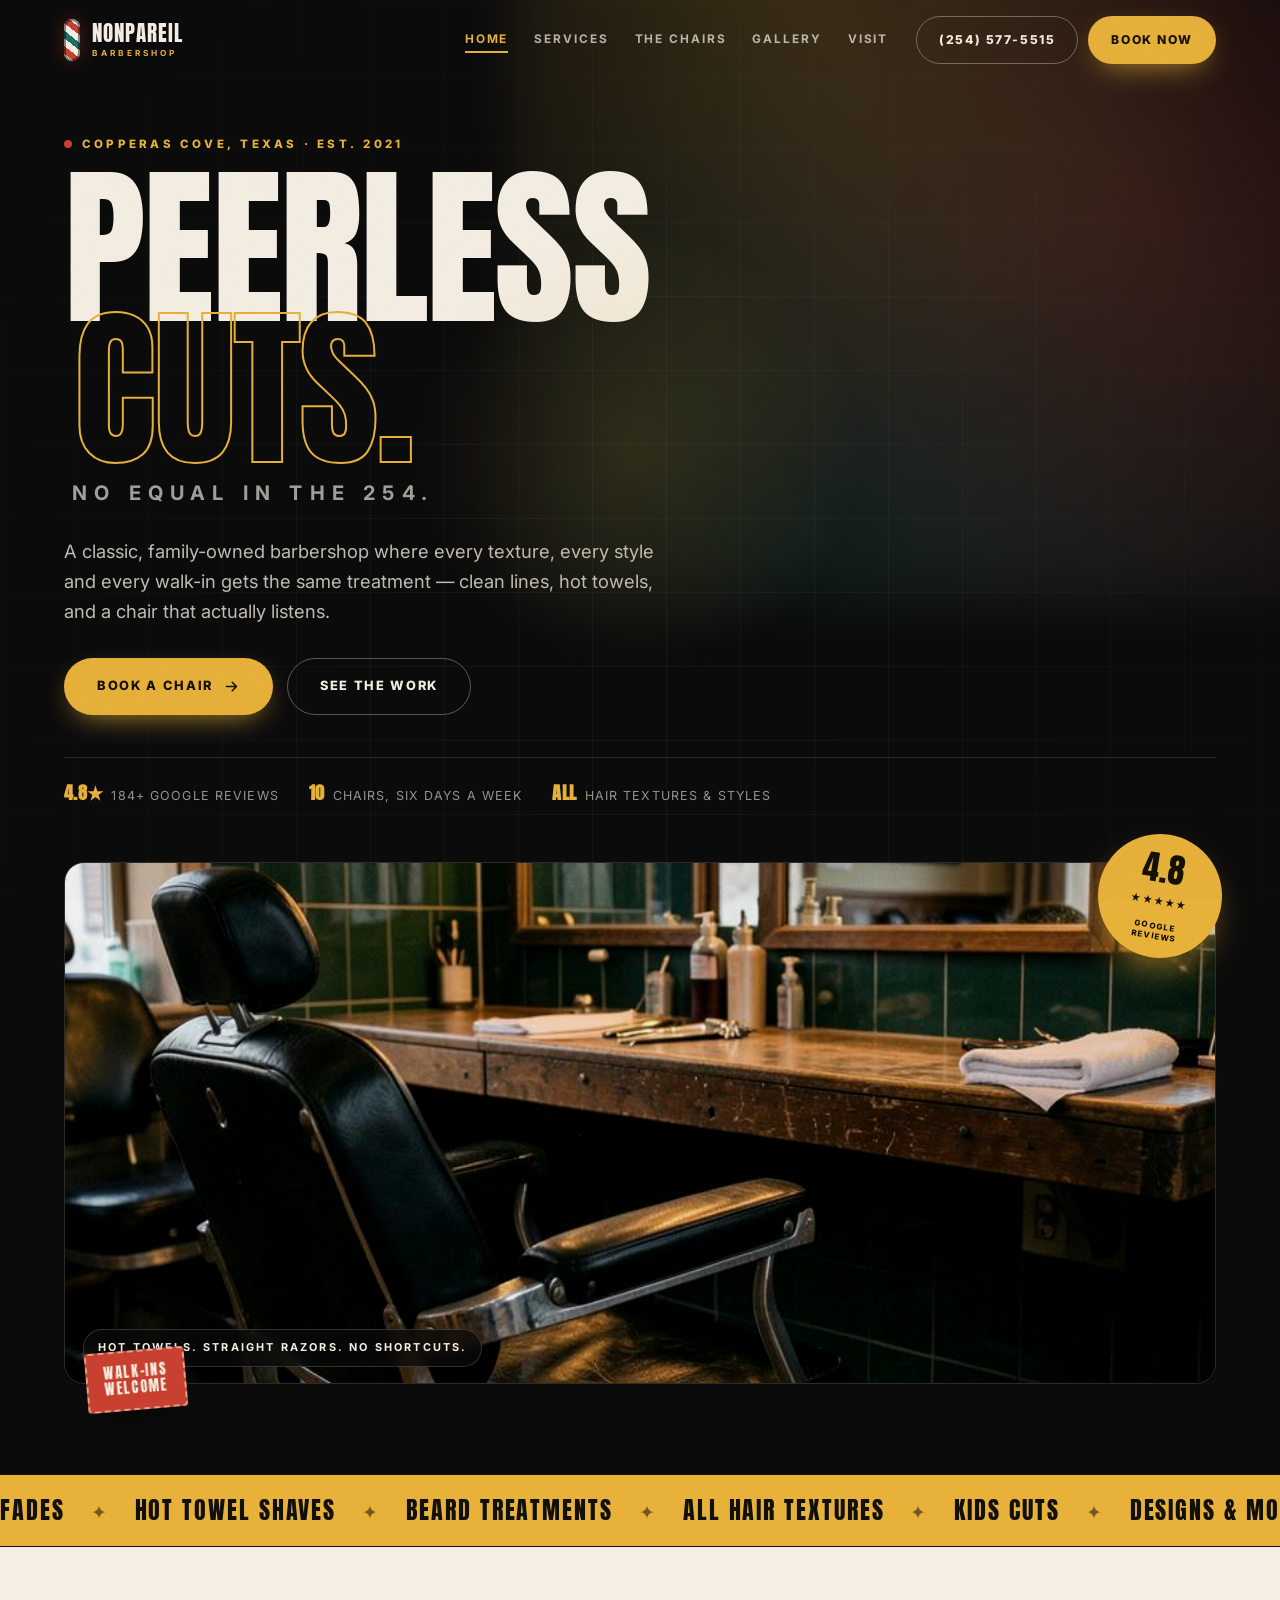
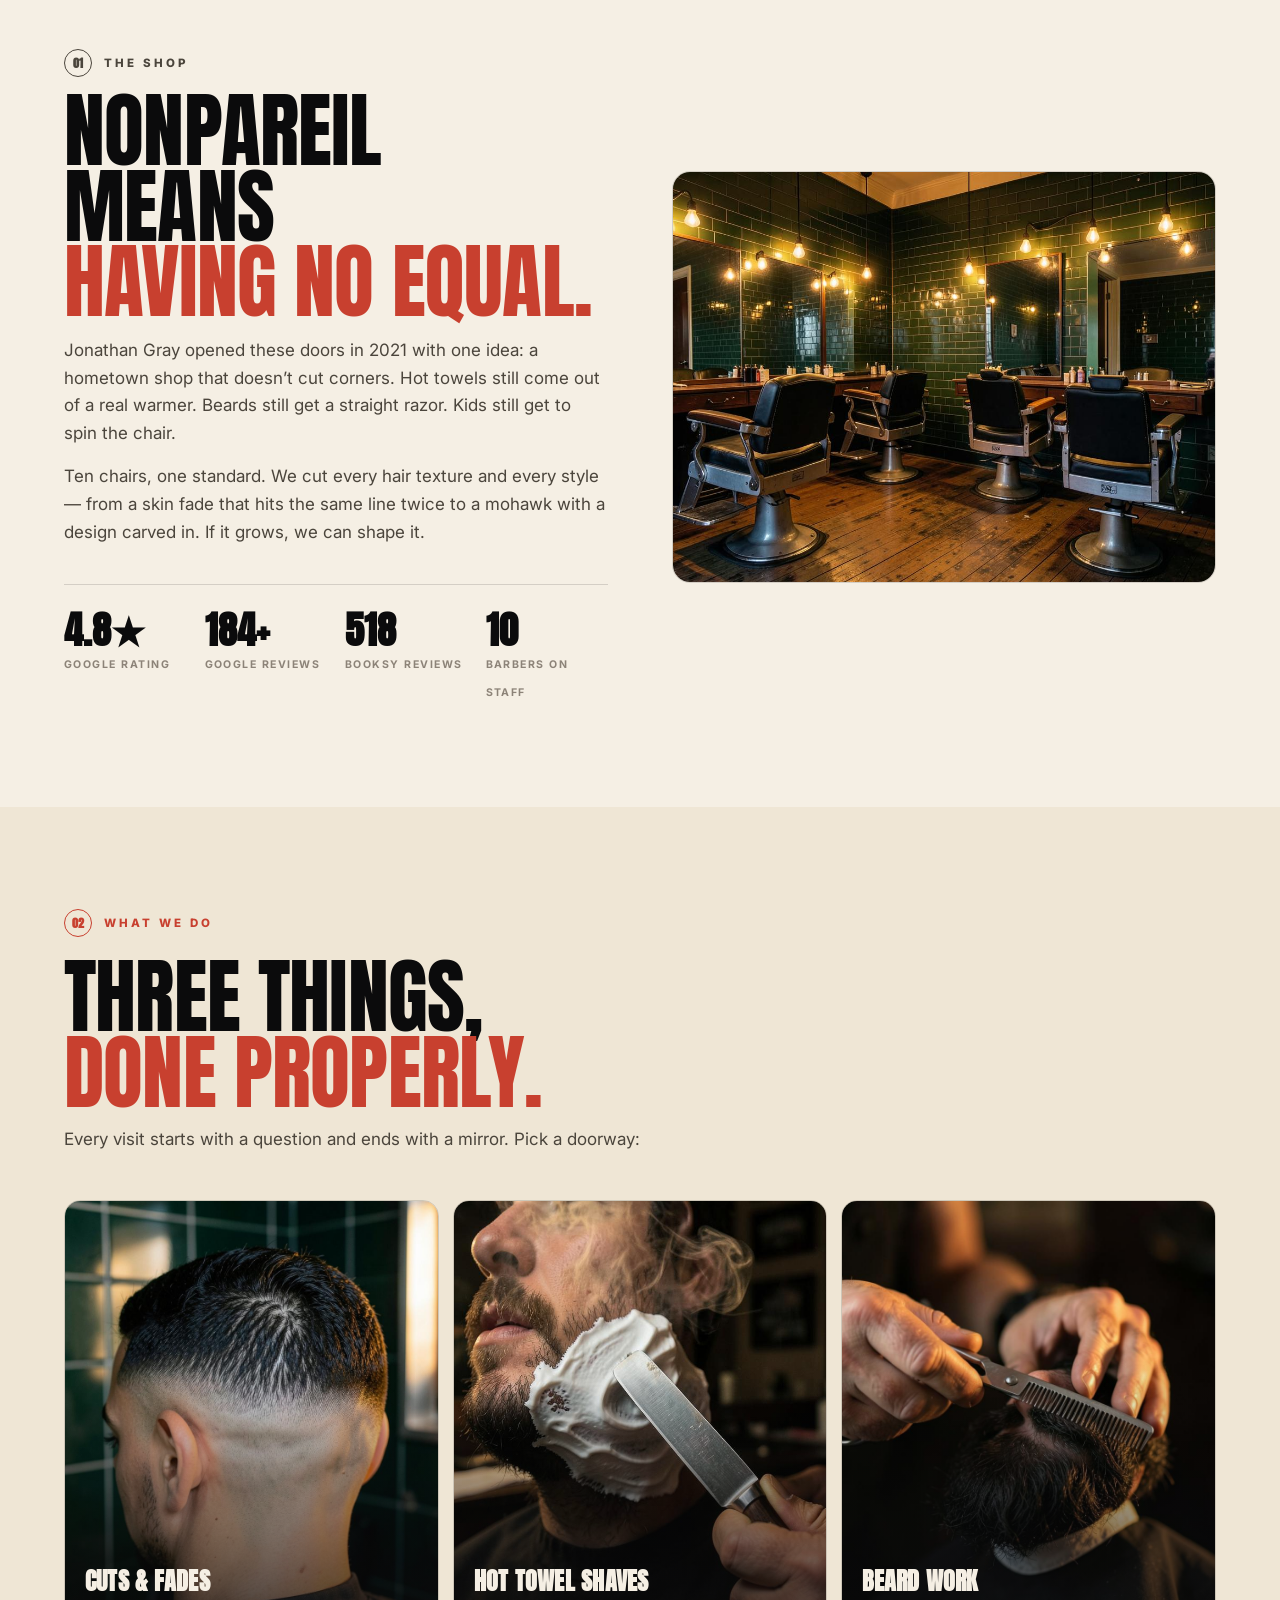
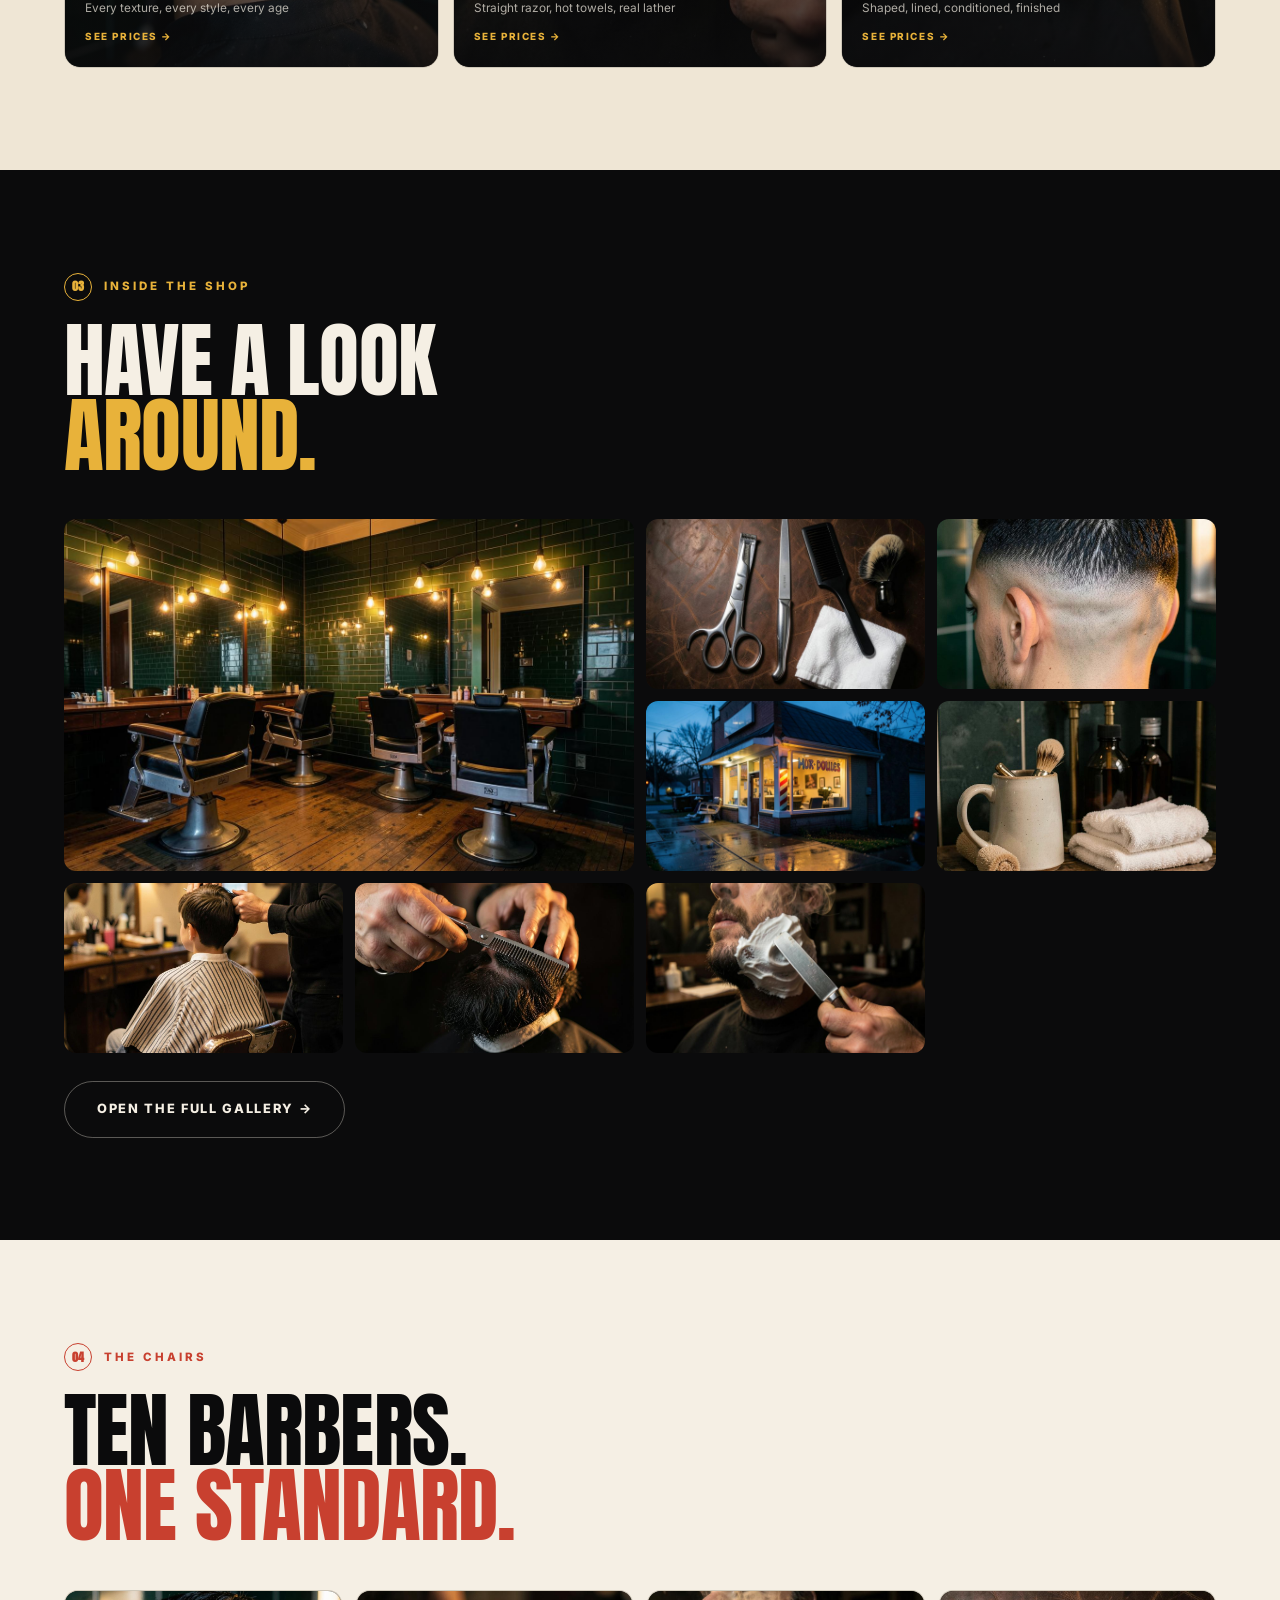
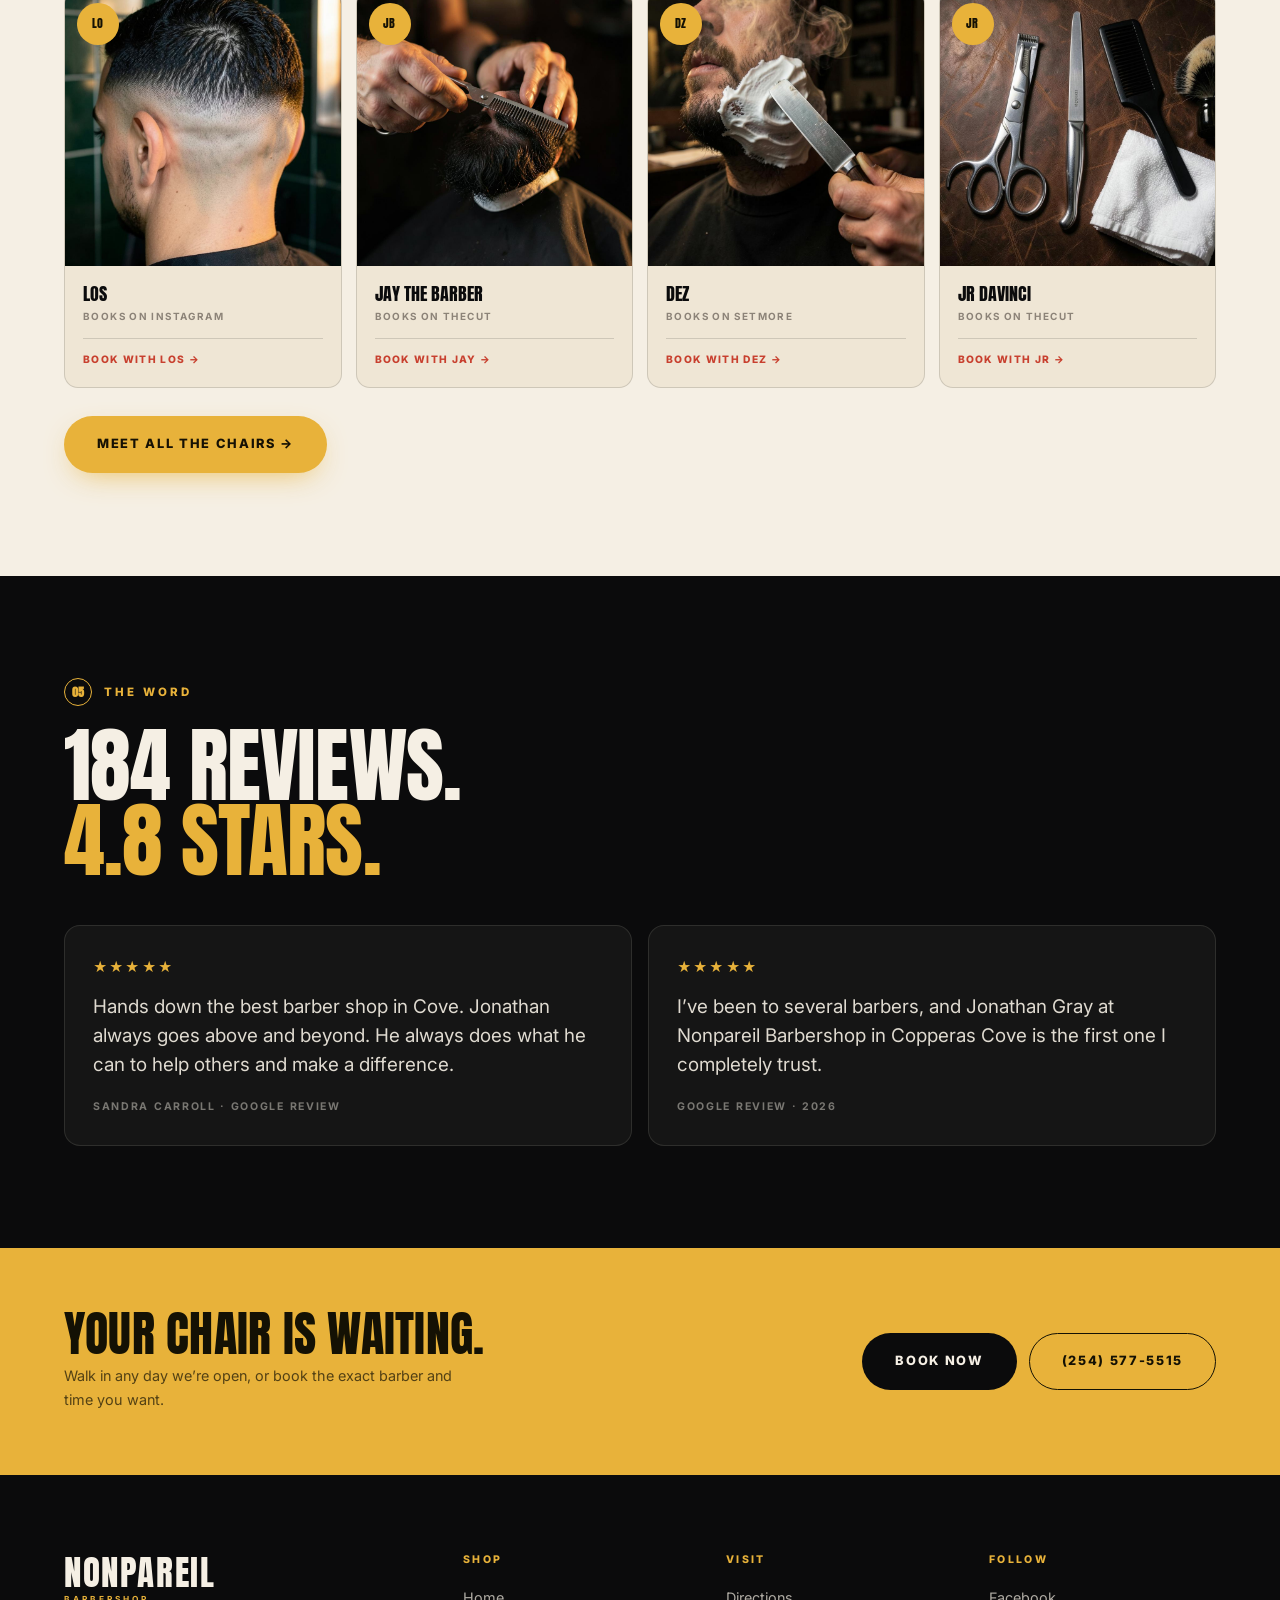
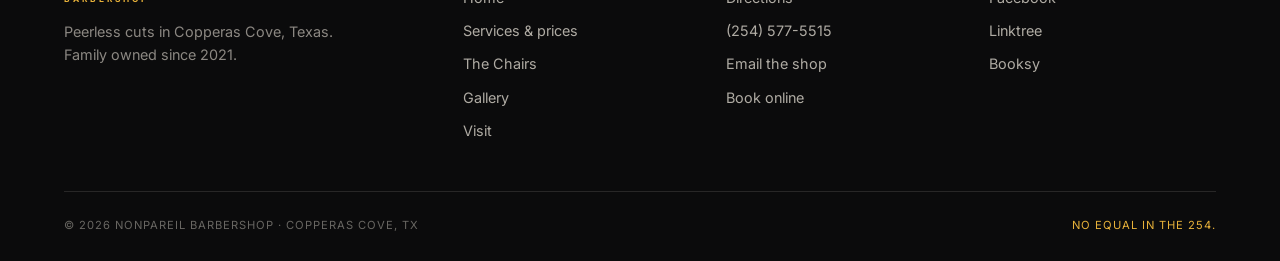
<file: index.html>
<!DOCTYPE html>
<html lang="en">
<head>
<meta charset="utf-8">
<meta name="viewport" content="width=device-width, initial-scale=1">
<title>Nonpareil Barbershop — Peerless Cuts in Copperas Cove, TX</title>
<meta name="description" content="Nonpareil Barbershop is a classic family barbershop in Copperas Cove, TX. All hair textures, all styles, hot towel shaves and beard work. 4.8 stars from 180+ Google reviews. Walk-ins welcome.">
<meta name="theme-color" content="#0b0b0c">
<link rel="preconnect" href="https://fonts.googleapis.com">
<link rel="preconnect" href="https://fonts.gstatic.com" crossorigin>
<link href="https://fonts.googleapis.com/css2?family=Anton&family=Inter:wght@400;500;600;700;800&display=swap" rel="stylesheet">
<link rel="stylesheet" href="styles.css">
<link rel="stylesheet" href="pages.css">
<link rel="icon" href="data:image/svg+xml,<svg xmlns='http://www.w3.org/2000/svg' viewBox='0 0 100 100'><rect width='100' height='100' fill='%230b0b0c'/><text y='74' x='50' text-anchor='middle' font-family='Arial Black,Arial' font-size='62' fill='%23e8b23a'>N</text></svg>">
</head>
<body class="grain">
<div class="cursor-glow" aria-hidden="true"></div>

<header class="nav" id="nav">
  <a class="nav__brand" href="index.html">
    <span class="pole" aria-hidden="true"></span>
    <span class="nav__word">NONPAREIL<em>Barbershop</em></span>
  </a>
  <nav class="nav__links" aria-label="Primary">
    <a href="index.html" class="is-active">Home</a>
    <a href="services.html">Services</a>
    <a href="barbers.html">The Chairs</a>
    <a href="gallery.html">Gallery</a>
    <a href="visit.html">Visit</a>
  </nav>
  <div class="nav__actions">
    <a class="btn btn--ghost" href="tel:+12545775515">(254) 577-5515</a>
    <a class="btn btn--gold" href="book.html">Book Now</a>
  </div>
  <button class="nav__burger" id="burger" aria-label="Menu" aria-expanded="false"><span></span><span></span></button>
</header>

<div class="sheet" id="sheet">
  <a href="index.html" class="is-active">Home</a>
  <a href="services.html">Services</a>
  <a href="barbers.html">The Chairs</a>
  <a href="gallery.html">Gallery</a>
  <a href="visit.html">Visit</a>
  <a class="sheet__cta" href="book.html">Book a chair →</a>
</div>

<main>

  <!-- HERO -->
  <section class="hero">
    <div class="hero__noise" aria-hidden="true"></div>
    <div class="hero__inner">
      <p class="eyebrow reveal"><span class="dot"></span> Copperas Cove, Texas · Est. 2021</p>
      <h1 class="hero__title reveal">
        <span class="line">PEERLESS</span>
        <span class="line line--outline">CUTS.</span>
        <span class="line line--small">No equal in the 254.</span>
      </h1>
      <p class="hero__lede reveal">
        A classic, family-owned barbershop where every texture, every style and every
        walk-in gets the same treatment — clean lines, hot towels, and a chair that
        actually listens.
      </p>
      <div class="hero__cta reveal">
        <a class="btn btn--gold btn--lg" href="book.html">
          Book a chair
          <svg viewBox="0 0 24 24" aria-hidden="true"><path d="M5 12h14M13 6l6 6-6 6" fill="none" stroke="currentColor" stroke-width="2.2" stroke-linecap="round" stroke-linejoin="round"/></svg>
        </a>
        <a class="btn btn--ghost btn--lg" href="gallery.html">See the work</a>
      </div>
      <ul class="hero__meta reveal">
        <li><strong>4.8★</strong> 184+ Google reviews</li>
        <li><strong>10</strong> chairs, six days a week</li>
        <li><strong>All</strong> hair textures &amp; styles</li>
      </ul>
    </div>
    <div class="hero__art">
      <figure class="hero__frame reveal">
        <img src="images/hero.jpg" alt="Warm light inside a classic barbershop, clippers and a leather chair ready for the next cut" loading="eager">
        <figcaption>Hot towels. Straight razors. No shortcuts.</figcaption>
      </figure>
      <div class="badge badge--rating">
        <span class="badge__num">4.8</span>
        <span class="badge__stars">★★★★★</span>
        <span class="badge__label">Google<br>reviews</span>
      </div>
      <div class="badge badge--stamp">WALK-INS<br>WELCOME</div>
    </div>
  </section>

  <!-- MARQUEE -->
  <div class="marquee" aria-hidden="true">
    <div class="marquee__track">
      <span>Fades</span><i>✦</i><span>Hot towel shaves</span><i>✦</i><span>Beard treatments</span><i>✦</i>
      <span>All hair textures</span><i>✦</i><span>Kids cuts</span><i>✦</i><span>Designs &amp; mohawks</span><i>✦</i>
      <span>Family owned</span><i>✦</i>
      <span>Fades</span><i>✦</i><span>Hot towel shaves</span><i>✦</i><span>Beard treatments</span><i>✦</i>
      <span>All hair textures</span><i>✦</i><span>Kids cuts</span><i>✦</i><span>Designs &amp; mohawks</span><i>✦</i>
      <span>Family owned</span><i>✦</i>
    </div>
  </div>

  <!-- SHOP -->
  <section class="psec psec--cream" id="shop">
    <div class="psec__inner split">
      <div class="split__body">
        <p class="kicker reveal"><span>01</span> The Shop</p>
        <h2 class="h2 reveal">Nonpareil means<br><em>having no equal.</em></h2>
        <p class="reveal">
          Jonathan Gray opened these doors in 2021 with one idea: a hometown shop that
          doesn’t cut corners. Hot towels still come out of a real warmer. Beards still
          get a straight razor. Kids still get to spin the chair.
        </p>
        <p class="reveal">
          Ten chairs, one standard. We cut every hair texture and every style — from a
          skin fade that hits the same line twice to a mohawk with a design carved in.
          If it grows, we can shape it.
        </p>
        <ul class="stats reveal">
          <li><b>4.8★</b><span>Google rating</span></li>
          <li><b>184+</b><span>Google reviews</span></li>
          <li><b>518</b><span>Booksy reviews</span></li>
          <li><b>10</b><span>barbers on staff</span></li>
        </ul>
      </div>
      <figure class="split__media reveal">
        <img src="images/interior.jpg" alt="Row of vintage barber chairs facing mirrors under warm Edison bulbs" loading="lazy">
      </figure>
    </div>
  </section>

  <!-- WHAT WE DO -->
  <section class="psec psec--cream2">
    <div class="psec__inner">
      <div class="psec__head">
        <p class="kicker reveal"><span>02</span> What we do</p>
        <h2 class="h2 reveal">Three things,<br><em>done properly.</em></h2>
        <p class="psec__lead reveal">Every visit starts with a question and ends with a mirror. Pick a doorway:</p>
      </div>
      <div class="tilegrid">
        <a class="tile reveal" href="services.html">
          <img src="images/fade.jpg" alt="Close-up of a sharp skin fade with a crisp lineup" loading="lazy">
          <span class="tile__txt"><b>Cuts &amp; Fades</b><small>Every texture, every style, every age</small><span class="tile__go">See prices →</span></span>
        </a>
        <a class="tile reveal" href="services.html">
          <img src="images/shave.jpg" alt="Hot towel straight razor shave in progress" loading="lazy">
          <span class="tile__txt"><b>Hot Towel Shaves</b><small>Straight razor, hot towels, real lather</small><span class="tile__go">See prices →</span></span>
        </a>
        <a class="tile reveal" href="services.html">
          <img src="images/beard.jpg" alt="Barber shaping a beard with scissors and comb" loading="lazy">
          <span class="tile__txt"><b>Beard Work</b><small>Shaped, lined, conditioned, finished</small><span class="tile__go">See prices →</span></span>
        </a>
      </div>
    </div>
  </section>

  <!-- GALLERY PREVIEW -->
  <section class="psec psec--dark">
    <div class="psec__inner">
      <div class="psec__head">
        <p class="kicker kicker--light reveal"><span>03</span> Inside the shop</p>
        <h2 class="h2 h2--light reveal">Have a look<br><em>around.</em></h2>
      </div>
      <div class="gallery reveal">
        <a class="gallery__item gallery__item--big" href="images/interior.jpg" data-lightbox><img src="images/interior.jpg" alt="Barbershop interior with chairs and mirrors" loading="lazy"></a>
        <a class="gallery__item" href="images/tools.jpg" data-lightbox><img src="images/tools.jpg" alt="Barber tools laid out on leather" loading="lazy"></a>
        <a class="gallery__item" href="images/fade.jpg" data-lightbox><img src="images/fade.jpg" alt="Sharp skin fade detail" loading="lazy"></a>
        <a class="gallery__item" href="images/storefront.jpg" data-lightbox><img src="images/storefront.jpg" alt="Barbershop storefront at dusk with a glowing barber pole" loading="lazy"></a>
        <a class="gallery__item" href="images/detail.jpg" data-lightbox><img src="images/detail.jpg" alt="Shaving mug, brush and tonic bottles on a shelf" loading="lazy"></a>
        <a class="gallery__item" href="images/kid.jpg" data-lightbox><img src="images/kid.jpg" alt="A kid in the barber chair wearing a cape" loading="lazy"></a>
        <a class="gallery__item" href="images/beard.jpg" data-lightbox><img src="images/beard.jpg" alt="Beard trim detail" loading="lazy"></a>
        <a class="gallery__item" href="images/shave.jpg" data-lightbox><img src="images/shave.jpg" alt="Straight razor shave with lather" loading="lazy"></a>
      </div>
      <div style="margin-top:28px">
        <a class="btn btn--ghost btn--lg" href="gallery.html">Open the full gallery →</a>
      </div>
    </div>
  </section>

  <!-- CHAIRS PREVIEW -->
  <section class="psec psec--cream">
    <div class="psec__inner">
      <div class="psec__head">
        <p class="kicker reveal"><span>04</span> The Chairs</p>
        <h2 class="h2 reveal">Ten barbers.<br><em>One standard.</em></h2>
      </div>
      <div class="teamgrid">
        <a class="team reveal" href="https://instagram.com/clippa_los361" target="_blank" rel="noopener">
          <span class="team__imgwrap"><img src="images/fade.jpg" alt="Barbershop work"><span class="team__mono">LO</span></span>
          <span class="team__body"><span class="team__name">Los</span><span class="team__role">Books on Instagram</span><span class="team__go">Book with Los →</span></span>
        </a>
        <a class="team reveal" href="https://book.thecut.co/JAYTHEBARBER" target="_blank" rel="noopener">
          <span class="team__imgwrap"><img src="images/beard.jpg" alt="Barbershop work"><span class="team__mono">JB</span></span>
          <span class="team__body"><span class="team__name">Jay the Barber</span><span class="team__role">Books on TheCut</span><span class="team__go">Book with Jay →</span></span>
        </a>
        <a class="team reveal" href="https://dezwalker254.setmore.com/" target="_blank" rel="noopener">
          <span class="team__imgwrap"><img src="images/shave.jpg" alt="Barbershop work"><span class="team__mono">DZ</span></span>
          <span class="team__body"><span class="team__name">Dez</span><span class="team__role">Books on Setmore</span><span class="team__go">Book with Dez →</span></span>
        </a>
        <a class="team reveal" href="https://book.thecut.co/jrDavinci" target="_blank" rel="noopener">
          <span class="team__imgwrap"><img src="images/tools.jpg" alt="Barbershop work"><span class="team__mono">JR</span></span>
          <span class="team__body"><span class="team__name">JR DaVinci</span><span class="team__role">Books on TheCut</span><span class="team__go">Book with JR →</span></span>
        </a>
      </div>
      <div style="margin-top:28px">
        <a class="btn btn--gold btn--lg" href="barbers.html">Meet all the chairs →</a>
      </div>
    </div>
  </section>

  <!-- REVIEWS -->
  <section class="psec psec--dark">
    <div class="psec__inner">
      <div class="psec__head">
        <p class="kicker kicker--light reveal"><span>05</span> The Word</p>
        <h2 class="h2 h2--light reveal">184 reviews.<br><em>4.8 stars.</em></h2>
      </div>
      <div class="review-grid">
        <blockquote class="review reveal">
          <span class="review__stars">★★★★★</span>
          <p>Hands down the best barber shop in Cove. Jonathan always goes above and beyond. He always does what he can to help others and make a difference.</p>
          <footer>Sandra Carroll · Google review</footer>
        </blockquote>
        <blockquote class="review reveal">
          <span class="review__stars">★★★★★</span>
          <p>I’ve been to several barbers, and Jonathan Gray at Nonpareil Barbershop in Copperas Cove is the first one I completely trust.</p>
          <footer>Google review · 2026</footer>
        </blockquote>
      </div>
    </div>
  </section>

  <!-- BAND -->
  <section class="band">
    <div class="band__inner">
      <div>
        <h2>Your chair is waiting.</h2>
        <p>Walk in any day we’re open, or book the exact barber and time you want.</p>
      </div>
      <div class="band__actions">
        <a class="btn btn--dark btn--lg" href="book.html">Book now</a>
        <a class="btn btn--lg" style="border:1.5px solid #141104" href="tel:+12545775515">(254) 577-5515</a>
      </div>
    </div>
  </section>
</main>

<footer class="footer">
  <div class="footer__top">
    <div class="footer__brand">
      <span class="nav__word nav__word--lg">NONPAREIL<em>Barbershop</em></span>
      <p>Peerless cuts in Copperas Cove, Texas.<br>Family owned since 2021.</p>
    </div>
    <div class="footer__col">
      <h4>Shop</h4>
      <a href="index.html">Home</a>
      <a href="services.html">Services &amp; prices</a>
      <a href="barbers.html">The Chairs</a>
      <a href="gallery.html">Gallery</a>
      <a href="visit.html">Visit</a>
    </div>
    <div class="footer__col">
      <h4>Visit</h4>
      <a href="https://www.google.com/maps/search/?api=1&amp;query=Nonpareil+Barbershop+2518+E+Business+Hwy+190+Copperas+Cove+TX" target="_blank" rel="noopener">Directions</a>
      <a href="tel:+12545775515">(254) 577-5515</a>
      <a href="mailto:jdabarber254@gmail.com">Email the shop</a>
      <a href="book.html">Book online</a>
    </div>
    <div class="footer__col">
      <h4>Follow</h4>
      <a href="https://www.facebook.com/p/Nonpareil-Barbershop-100067185666759" target="_blank" rel="noopener">Facebook</a>
      <a href="https://linktr.ee/nonpareilbarbershop" target="_blank" rel="noopener">Linktree</a>
      <a href="https://booksy.com/en-us/1558352_nonpareil-barbershop_barber-shop_36479_copperas-cove" target="_blank" rel="noopener">Booksy</a>
    </div>
  </div>
  <div class="footer__bottom">
    <span>© <span id="year">2026</span> Nonpareil Barbershop · Copperas Cove, TX</span>
    <span class="footer__tag">No equal in the 254.</span>
  </div>
</footer>

<div class="lightbox" id="lightbox"><button class="lightbox__close" aria-label="Close">×</button><img alt=""></div>
<script src="script.js"></script>
</body>
</html>
</file>
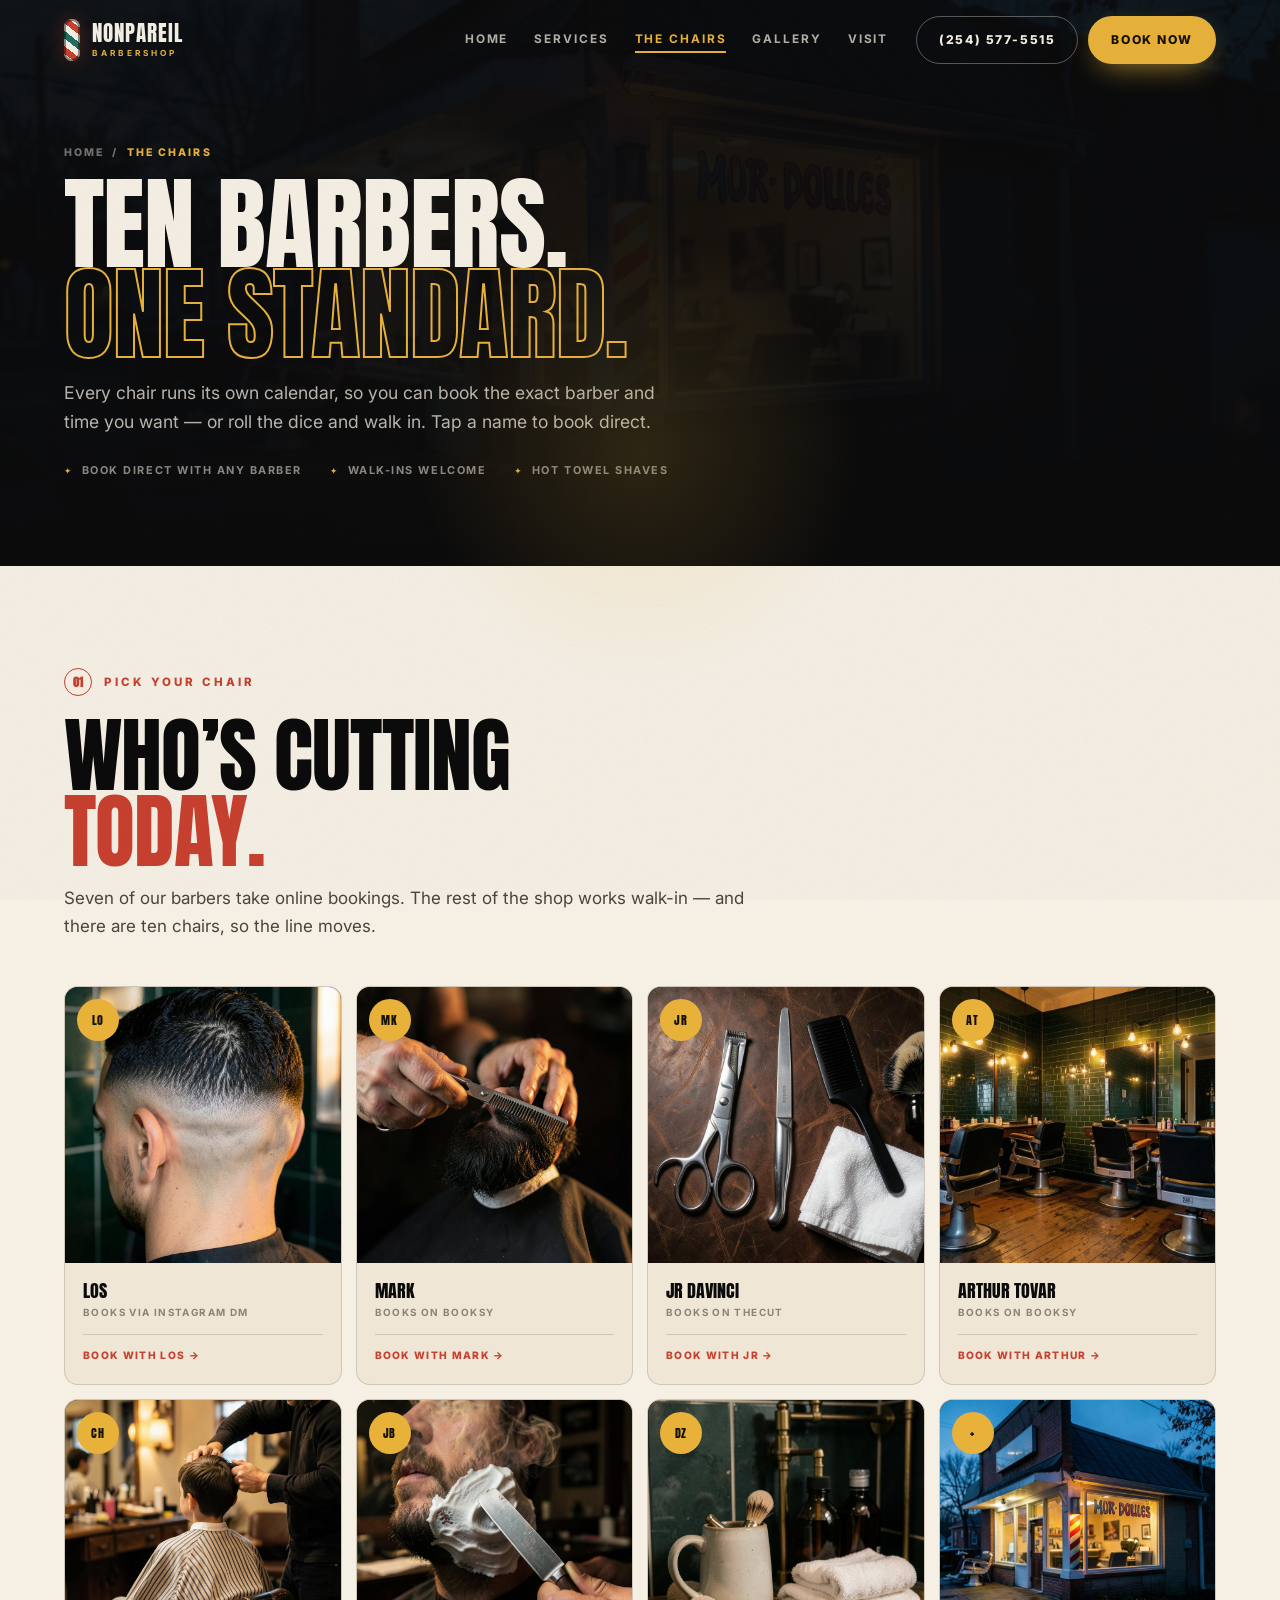
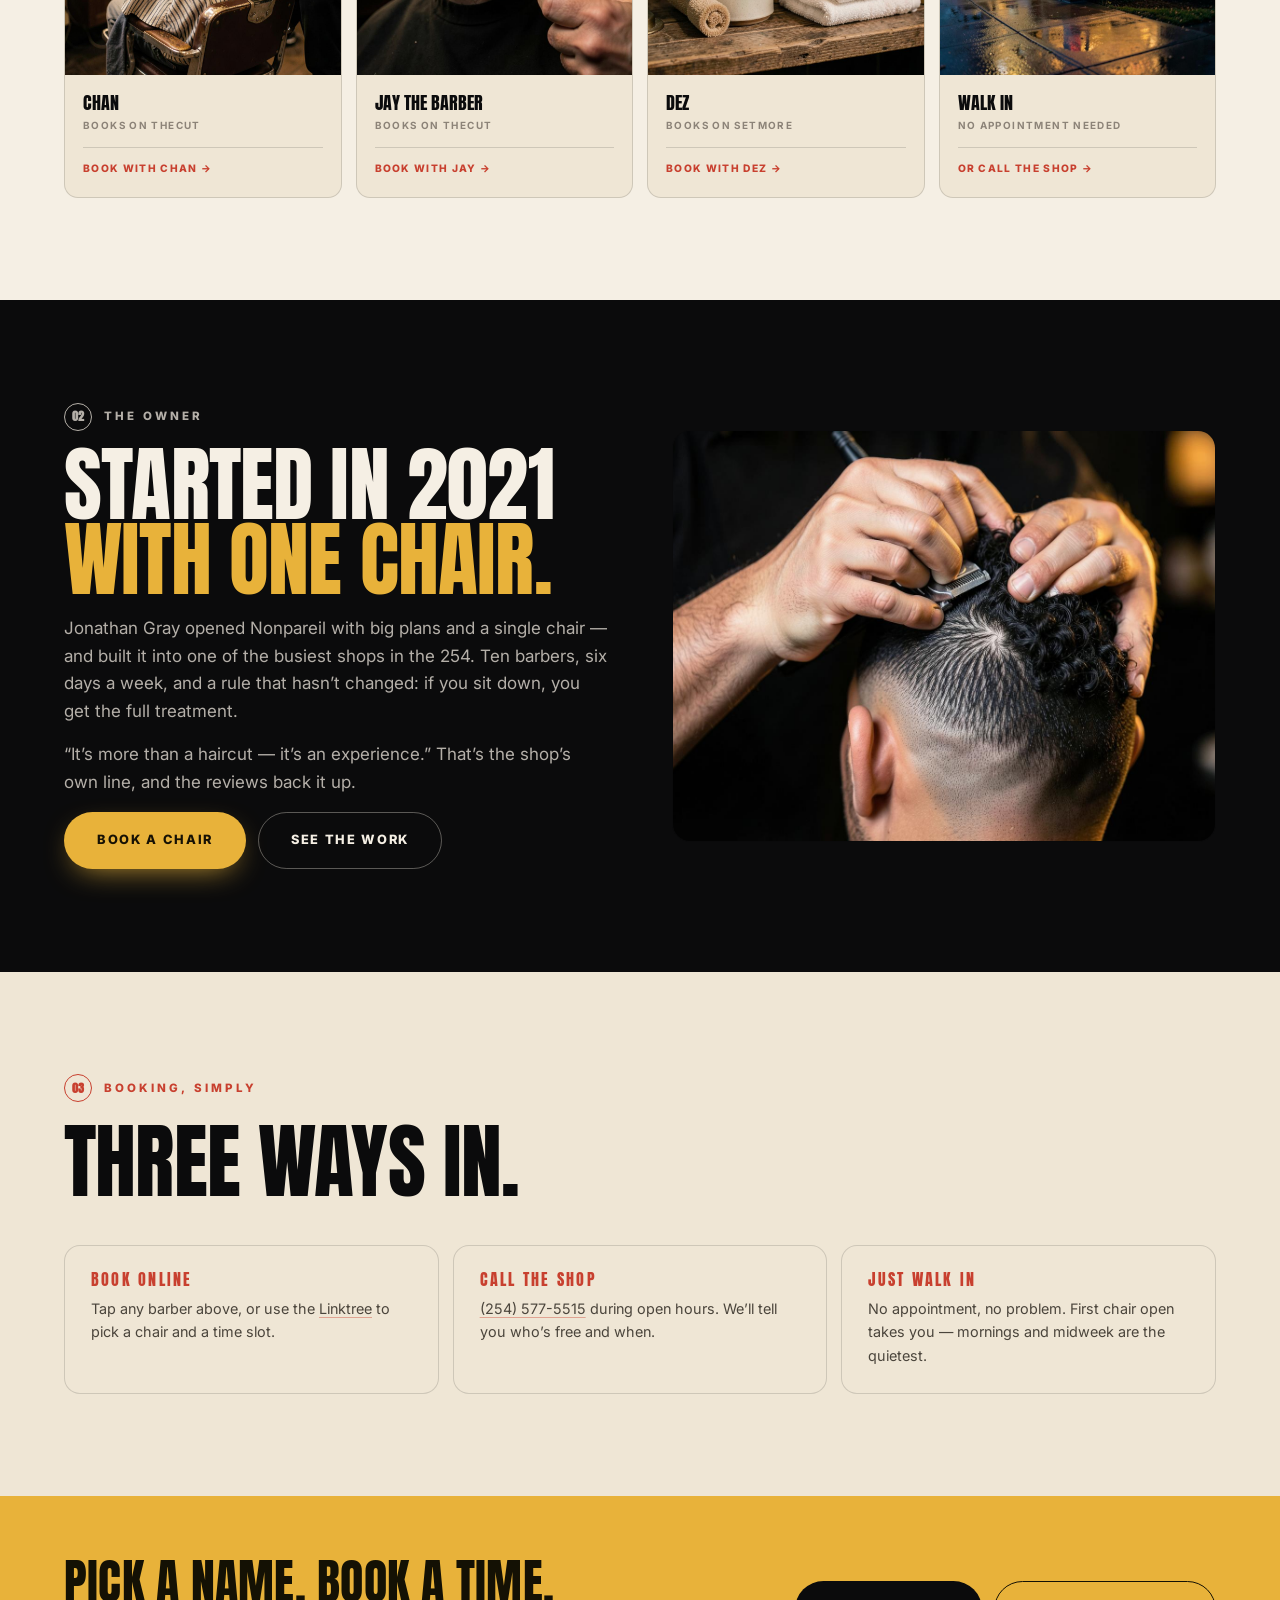
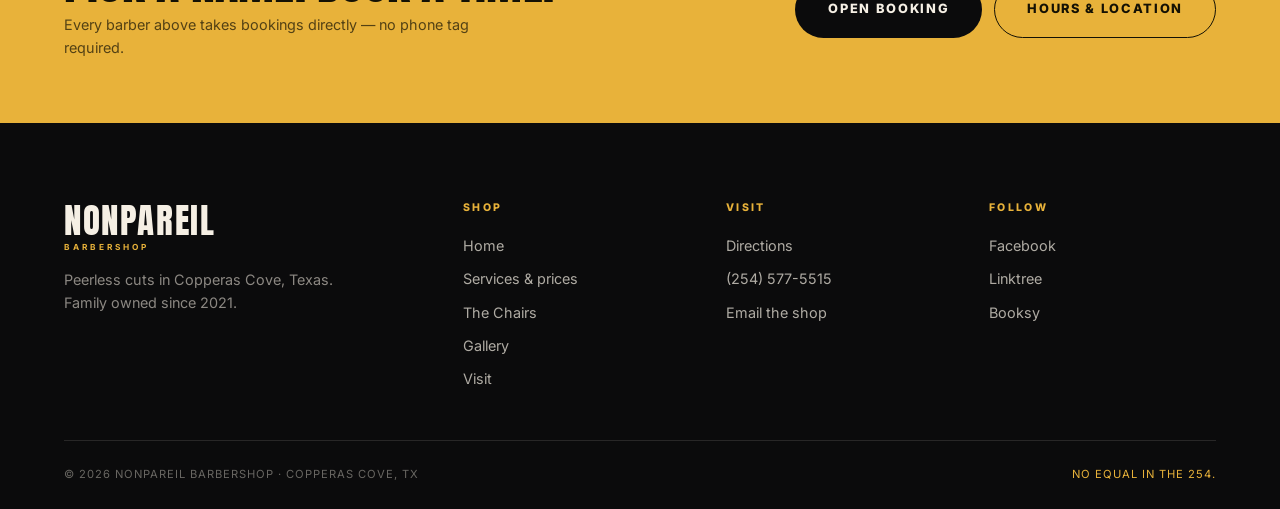
<file: barbers.html>
<!DOCTYPE html>
<html lang="en">
<head>
<meta charset="utf-8">
<meta name="viewport" content="width=device-width, initial-scale=1">
<title>The Chairs — Meet the Barbers at Nonpareil, Copperas Cove TX</title>
<meta name="description" content="Ten barbers, one standard. Book directly with Los, Mark, JR DaVinci, Arthur Tovar, Chan, Jay the Barber or Dez at Nonpareil Barbershop in Copperas Cove, TX.">
<meta name="theme-color" content="#0b0b0c">
<link rel="preconnect" href="https://fonts.googleapis.com">
<link rel="preconnect" href="https://fonts.gstatic.com" crossorigin>
<link href="https://fonts.googleapis.com/css2?family=Anton&family=Inter:wght@400;500;600;700;800&display=swap" rel="stylesheet">
<link rel="stylesheet" href="styles.css">
<link rel="stylesheet" href="pages.css">
<link rel="icon" href="data:image/svg+xml,<svg xmlns='http://www.w3.org/2000/svg' viewBox='0 0 100 100'><rect width='100' height='100' fill='%230b0b0c'/><text y='74' x='50' text-anchor='middle' font-family='Arial Black,Arial' font-size='62' fill='%23e8b23a'>N</text></svg>">
</head>
<body class="grain">
<div class="cursor-glow" aria-hidden="true"></div>

<header class="nav" id="nav">
  <a class="nav__brand" href="index.html"><span class="pole" aria-hidden="true"></span><span class="nav__word">NONPAREIL<em>Barbershop</em></span></a>
  <nav class="nav__links" aria-label="Primary">
    <a href="index.html">Home</a>
    <a href="services.html">Services</a>
    <a href="barbers.html" class="is-active">The Chairs</a>
    <a href="gallery.html">Gallery</a>
    <a href="visit.html">Visit</a>
  </nav>
  <div class="nav__actions">
    <a class="btn btn--ghost" href="tel:+12545775515">(254) 577-5515</a>
    <a class="btn btn--gold" href="book.html">Book Now</a>
  </div>
  <button class="nav__burger" id="burger" aria-label="Menu" aria-expanded="false"><span></span><span></span></button>
</header>
<div class="sheet" id="sheet">
  <a href="index.html">Home</a>
  <a href="services.html">Services</a>
  <a href="barbers.html" class="is-active">The Chairs</a>
  <a href="gallery.html">Gallery</a>
  <a href="visit.html">Visit</a>
  <a class="sheet__cta" href="book.html">Book a chair →</a>
</div>

<main>
  <section class="pagehero">
    <div class="pagehero__bg"><img src="images/storefront.jpg" alt=""></div>
    <div class="pagehero__inner">
      <p class="crumb"><a href="index.html">Home</a> / <span>The Chairs</span></p>
      <h1>Ten barbers.<br><em>One standard.</em></h1>
      <p class="pagehero__lede">Every chair runs its own calendar, so you can book the exact barber and time you want — or roll the dice and walk in. Tap a name to book direct.</p>
      <ul class="pagehero__meta">
        <li>Book direct with any barber</li>
        <li>Walk-ins welcome</li>
        <li>Hot towel shaves</li>
      </ul>
    </div>
  </section>

  <section class="psec psec--cream">
    <div class="psec__inner">
      <div class="psec__head">
        <p class="kicker reveal"><span>01</span> Pick your chair</p>
        <h2 class="h2 reveal">Who’s cutting<br><em>today.</em></h2>
        <p class="psec__lead reveal">Seven of our barbers take online bookings. The rest of the shop works walk-in — and there are ten chairs, so the line moves.</p>
      </div>

      <div class="teamgrid">
        <a class="team reveal" href="https://instagram.com/clippa_los361" target="_blank" rel="noopener">
          <span class="team__imgwrap"><img src="images/fade.jpg" alt="Skin fade haircut detail"><span class="team__mono">LO</span></span>
          <span class="team__body"><span class="team__name">Los</span><span class="team__role">Books via Instagram DM</span><span class="team__go">Book with Los →</span></span>
        </a>
        <a class="team reveal" href="https://bigmarkthebarber96.booksy.com/" target="_blank" rel="noopener">
          <span class="team__imgwrap"><img src="images/beard.jpg" alt="Beard shaping detail"><span class="team__mono">MK</span></span>
          <span class="team__body"><span class="team__name">Mark</span><span class="team__role">Books on Booksy</span><span class="team__go">Book with Mark →</span></span>
        </a>
        <a class="team reveal" href="https://book.thecut.co/jrDavinci" target="_blank" rel="noopener">
          <span class="team__imgwrap"><img src="images/tools.jpg" alt="Barber tools on leather"><span class="team__mono">JR</span></span>
          <span class="team__body"><span class="team__name">JR DaVinci</span><span class="team__role">Books on TheCut</span><span class="team__go">Book with JR →</span></span>
        </a>
        <a class="team reveal" href="https://nonpareilbarbershop.booksy.com/" target="_blank" rel="noopener">
          <span class="team__imgwrap"><img src="images/interior.jpg" alt="Barbershop interior"><span class="team__mono">AT</span></span>
          <span class="team__body"><span class="team__name">Arthur Tovar</span><span class="team__role">Books on Booksy</span><span class="team__go">Book with Arthur →</span></span>
        </a>
        <a class="team reveal" href="https://book.thecut.co/donchancutz" target="_blank" rel="noopener">
          <span class="team__imgwrap"><img src="images/kid.jpg" alt="Kid in the barber chair"><span class="team__mono">CH</span></span>
          <span class="team__body"><span class="team__name">Chan</span><span class="team__role">Books on TheCut</span><span class="team__go">Book with Chan →</span></span>
        </a>
        <a class="team reveal" href="https://book.thecut.co/JAYTHEBARBER" target="_blank" rel="noopener">
          <span class="team__imgwrap"><img src="images/shave.jpg" alt="Hot towel shave detail"><span class="team__mono">JB</span></span>
          <span class="team__body"><span class="team__name">Jay the Barber</span><span class="team__role">Books on TheCut</span><span class="team__go">Book with Jay →</span></span>
        </a>
        <a class="team reveal" href="https://dezwalker254.setmore.com/" target="_blank" rel="noopener">
          <span class="team__imgwrap"><img src="images/detail.jpg" alt="Shaving mug and brush"><span class="team__mono">DZ</span></span>
          <span class="team__body"><span class="team__name">Dez</span><span class="team__role">Books on Setmore</span><span class="team__go">Book with Dez →</span></span>
        </a>
        <a class="team reveal" href="tel:+12545775515">
          <span class="team__imgwrap"><img src="images/storefront.jpg" alt="Barbershop storefront at dusk"><span class="team__mono">+</span></span>
          <span class="team__body"><span class="team__name">Walk in</span><span class="team__role">No appointment needed</span><span class="team__go">Or call the shop →</span></span>
        </a>
      </div>
    </div>
  </section>

  <section class="psec psec--dark">
    <div class="psec__inner split">
      <div class="split__body">
        <p class="kicker kicker--light reveal"><span>02</span> The owner</p>
        <h2 class="h2 h2--light reveal">Started in 2021<br><em>with one chair.</em></h2>
        <p class="reveal">Jonathan Gray opened Nonpareil with big plans and a single chair — and built it into one of the busiest shops in the 254. Ten barbers, six days a week, and a rule that hasn’t changed: if you sit down, you get the full treatment.</p>
        <p class="reveal">“It’s more than a haircut — it’s an experience.” That’s the shop’s own line, and the reviews back it up.</p>
        <div style="display:flex;flex-wrap:wrap;gap:12px;margin-top:6px">
          <a class="btn btn--gold btn--lg" href="book.html">Book a chair</a>
          <a class="btn btn--ghost btn--lg" href="gallery.html">See the work</a>
        </div>
      </div>
      <figure class="split__media reveal"><img src="images/shop.jpg" alt="Barber shaping a fade with clippers" loading="lazy"></figure>
    </div>
  </section>

  <section class="psec psec--cream2">
    <div class="psec__inner">
      <div class="psec__head">
        <p class="kicker reveal"><span>03</span> Booking, simply</p>
        <h2 class="h2 reveal">Three ways in.</h2>
      </div>
      <div class="infocards">
        <div class="infocard reveal">
          <h3>Book online</h3>
          <p>Tap any barber above, or use the <a href="https://linktr.ee/nonpareilbarbershop" target="_blank" rel="noopener">Linktree</a> to pick a chair and a time slot.</p>
        </div>
        <div class="infocard reveal">
          <h3>Call the shop</h3>
          <p><a href="tel:+12545775515">(254) 577-5515</a> during open hours. We’ll tell you who’s free and when.</p>
        </div>
        <div class="infocard reveal">
          <h3>Just walk in</h3>
          <p>No appointment, no problem. First chair open takes you — mornings and midweek are the quietest.</p>
        </div>
      </div>
    </div>
  </section>

  <section class="band">
    <div class="band__inner">
      <div>
        <h2>Pick a name. Book a time.</h2>
        <p>Every barber above takes bookings directly — no phone tag required.</p>
      </div>
      <div class="band__actions">
        <a class="btn btn--dark btn--lg" href="https://linktr.ee/nonpareilbarbershop" target="_blank" rel="noopener">Open booking</a>
        <a class="btn btn--lg" style="border:1.5px solid #141104" href="visit.html">Hours &amp; location</a>
      </div>
    </div>
  </section>
</main>

<footer class="footer">
  <div class="footer__top">
    <div class="footer__brand">
      <span class="nav__word nav__word--lg">NONPAREIL<em>Barbershop</em></span>
      <p>Peerless cuts in Copperas Cove, Texas.<br>Family owned since 2021.</p>
    </div>
    <div class="footer__col">
      <h4>Shop</h4>
      <a href="index.html">Home</a>
      <a href="services.html">Services &amp; prices</a>
      <a href="barbers.html" class="is-active">The Chairs</a>
      <a href="gallery.html">Gallery</a>
      <a href="visit.html">Visit</a>
    </div>
    <div class="footer__col">
      <h4>Visit</h4>
      <a href="https://www.google.com/maps/search/?api=1&amp;query=Nonpareil+Barbershop+2518+E+Business+Hwy+190+Copperas+Cove+TX" target="_blank" rel="noopener">Directions</a>
      <a href="tel:+12545775515">(254) 577-5515</a>
      <a href="mailto:jdabarber254@gmail.com">Email the shop</a>
    </div>
    <div class="footer__col">
      <h4>Follow</h4>
      <a href="https://www.facebook.com/p/Nonpareil-Barbershop-100067185666759" target="_blank" rel="noopener">Facebook</a>
      <a href="https://linktr.ee/nonpareilbarbershop" target="_blank" rel="noopener">Linktree</a>
      <a href="https://booksy.com/en-us/1558352_nonpareil-barbershop_barber-shop_36479_copperas-cove" target="_blank" rel="noopener">Booksy</a>
    </div>
  </div>
  <div class="footer__bottom">
    <span>© <span id="year">2026</span> Nonpareil Barbershop · Copperas Cove, TX</span>
    <span class="footer__tag">No equal in the 254.</span>
  </div>
</footer>

<div class="lightbox" id="lightbox"><button class="lightbox__close" aria-label="Close">×</button><img alt=""></div>
<script src="script.js"></script>
</body>
</html>
</file>
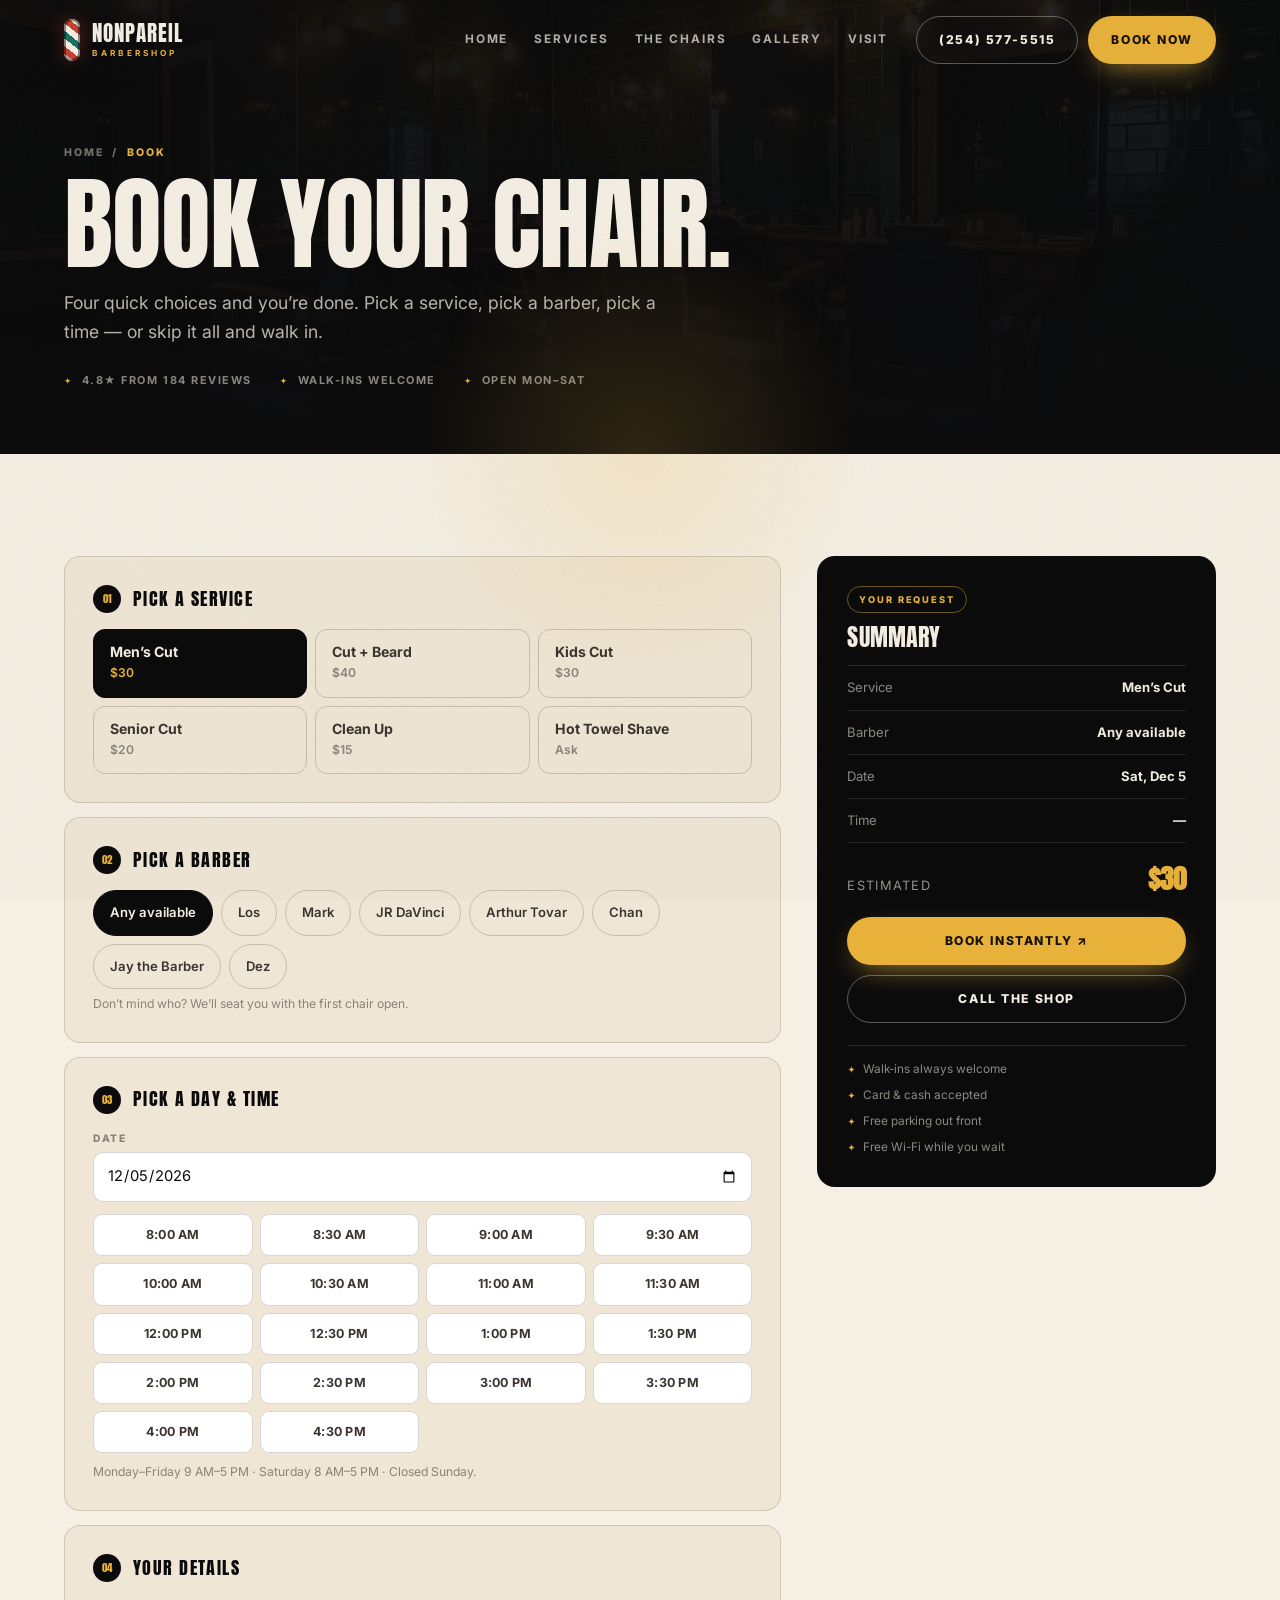
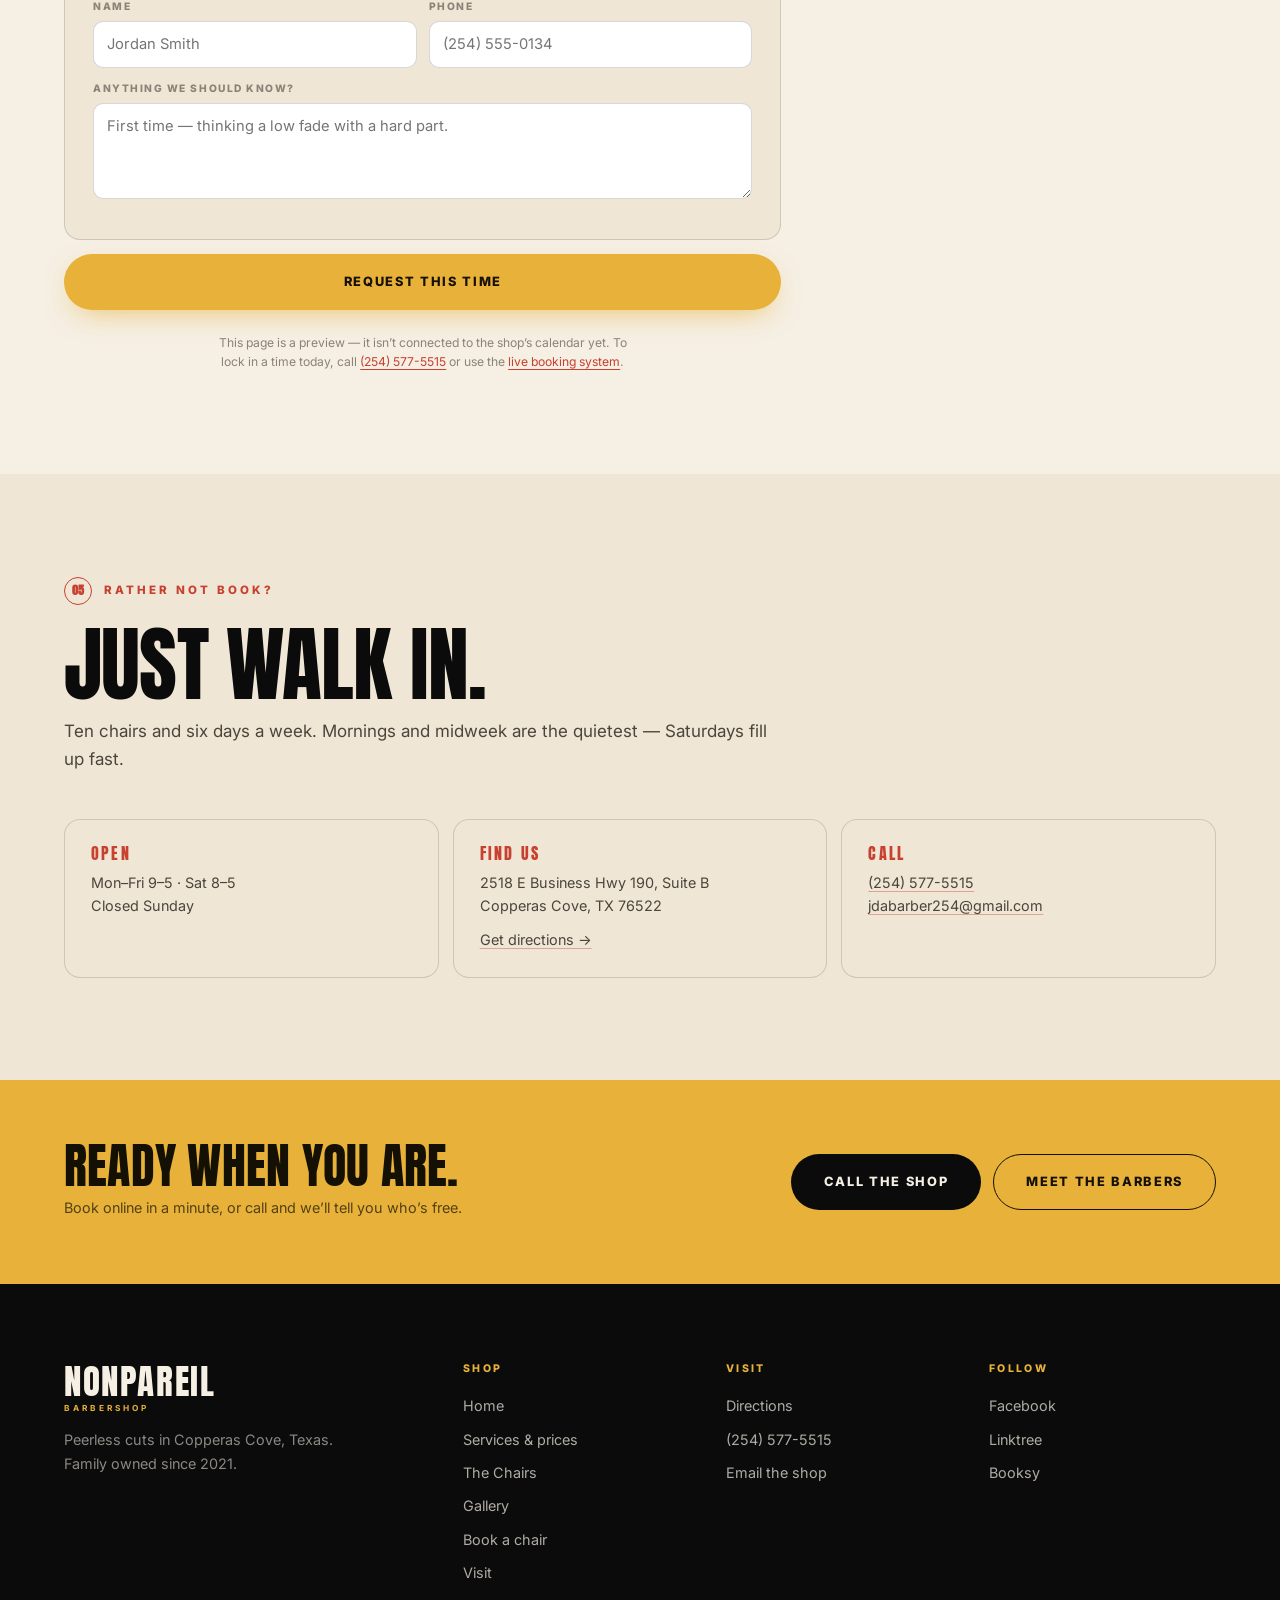
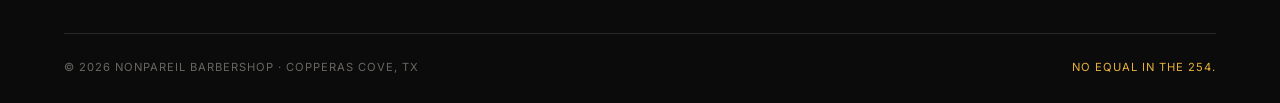
<file: book.html>
<!DOCTYPE html>
<html lang="en">
<head>
<meta charset="utf-8">
<meta name="viewport" content="width=device-width, initial-scale=1">
<title>Book a Chair — Nonpareil Barbershop, Copperas Cove TX</title>
<meta name="description" content="Request a chair at Nonpareil Barbershop in Copperas Cove, TX. Pick a service, a barber, a day and a time. Walk-ins welcome, or call (254) 577-5515.">
<meta name="theme-color" content="#0b0b0c">
<link rel="preconnect" href="https://fonts.googleapis.com">
<link rel="preconnect" href="https://fonts.gstatic.com" crossorigin>
<link href="https://fonts.googleapis.com/css2?family=Anton&family=Inter:wght@400;500;600;700;800&display=swap" rel="stylesheet">
<link rel="stylesheet" href="styles.css">
<link rel="stylesheet" href="pages.css">
<link rel="stylesheet" href="forms.css">
<link rel="icon" href="data:image/svg+xml,<svg xmlns='http://www.w3.org/2000/svg' viewBox='0 0 100 100'><rect width='100' height='100' fill='%230b0b0c'/><text y='74' x='50' text-anchor='middle' font-family='Arial Black,Arial' font-size='62' fill='%23e8b23a'>N</text></svg>">
</head>
<body class="grain">
<div class="cursor-glow" aria-hidden="true"></div>

<header class="nav" id="nav">
  <a class="nav__brand" href="index.html"><span class="pole" aria-hidden="true"></span><span class="nav__word">NONPAREIL<em>Barbershop</em></span></a>
  <nav class="nav__links" aria-label="Primary">
    <a href="index.html">Home</a>
    <a href="services.html">Services</a>
    <a href="barbers.html">The Chairs</a>
    <a href="gallery.html">Gallery</a>
    <a href="visit.html">Visit</a>
  </nav>
  <div class="nav__actions">
    <a class="btn btn--ghost" href="tel:+12545775515">(254) 577-5515</a>
    <a class="btn btn--gold" href="book.html">Book Now</a>
  </div>
  <button class="nav__burger" id="burger" aria-label="Menu" aria-expanded="false"><span></span><span></span></button>
</header>
<div class="sheet" id="sheet">
  <a href="index.html">Home</a>
  <a href="services.html">Services</a>
  <a href="barbers.html">The Chairs</a>
  <a href="gallery.html">Gallery</a>
  <a href="visit.html">Visit</a>
  <a class="sheet__cta" href="book.html">Book a chair →</a>
</div>

<main>
  <section class="pagehero pagehero--tight">
    <div class="pagehero__bg"><img src="images/interior.jpg" alt=""></div>
    <div class="pagehero__inner">
      <p class="crumb"><a href="index.html">Home</a> / <span>Book</span></p>
      <h1>Book your chair.</h1>
      <p class="pagehero__lede">Four quick choices and you’re done. Pick a service, pick a barber, pick a time — or skip it all and walk in.</p>
      <ul class="pagehero__meta">
        <li>4.8★ from 184 reviews</li>
        <li>Walk-ins welcome</li>
        <li>Open Mon–Sat</li>
      </ul>
    </div>
  </section>

  <section class="psec psec--cream">
    <div class="psec__inner bookwrap">

      <form class="bookform" id="bookForm" novalidate>

        <div class="fcard">
          <h2 class="fcard__h"><span>01</span> Pick a service</h2>
          <div class="chips chips--cols">
            <input type="radio" id="sv1" name="service" value="Men’s Cut" data-price="30" checked>
            <label for="sv1"><b>Men’s Cut</b><small>$30</small></label>

            <input type="radio" id="sv2" name="service" value="Cut + Beard" data-price="40">
            <label for="sv2"><b>Cut + Beard</b><small>$40</small></label>

            <input type="radio" id="sv3" name="service" value="Kids Cut" data-price="30">
            <label for="sv3"><b>Kids Cut</b><small>$30</small></label>

            <input type="radio" id="sv4" name="service" value="Senior Cut" data-price="20">
            <label for="sv4"><b>Senior Cut</b><small>$20</small></label>

            <input type="radio" id="sv5" name="service" value="Clean Up" data-price="15">
            <label for="sv5"><b>Clean Up</b><small>$15</small></label>

            <input type="radio" id="sv6" name="service" value="Hot Towel Shave" data-price="">
            <label for="sv6"><b>Hot Towel Shave</b><small>Ask</small></label>
          </div>
        </div>

        <div class="fcard">
          <h2 class="fcard__h"><span>02</span> Pick a barber</h2>
          <div class="chips">
            <input type="radio" id="bb0" name="barber" value="Any available" checked>
            <label for="bb0">Any available</label>
            <input type="radio" id="bb1" name="barber" value="Los">
            <label for="bb1">Los</label>
            <input type="radio" id="bb2" name="barber" value="Mark">
            <label for="bb2">Mark</label>
            <input type="radio" id="bb3" name="barber" value="JR DaVinci">
            <label for="bb3">JR DaVinci</label>
            <input type="radio" id="bb4" name="barber" value="Arthur Tovar">
            <label for="bb4">Arthur Tovar</label>
            <input type="radio" id="bb5" name="barber" value="Chan">
            <label for="bb5">Chan</label>
            <input type="radio" id="bb6" name="barber" value="Jay the Barber">
            <label for="bb6">Jay the Barber</label>
            <input type="radio" id="bb7" name="barber" value="Dez">
            <label for="bb7">Dez</label>
          </div>
          <p class="hint">Don’t mind who? We’ll seat you with the first chair open.</p>
        </div>

        <div class="fcard">
          <h2 class="fcard__h"><span>03</span> Pick a day &amp; time</h2>
          <label class="field">
            <span>Date</span>
            <input type="date" id="bdate" name="date">
          </label>
          <div class="slots" id="slots" role="group" aria-label="Available times"></div>
          <p class="hint">Monday–Friday 9 AM–5 PM · Saturday 8 AM–5 PM · Closed Sunday.</p>
        </div>

        <div class="fcard">
          <h2 class="fcard__h"><span>04</span> Your details</h2>
          <div class="fieldrow">
            <label class="field"><span>Name</span><input type="text" id="bname" placeholder="Jordan Smith"></label>
            <label class="field"><span>Phone</span><input type="tel" id="bphone" placeholder="(254) 555-0134"></label>
          </div>
          <label class="field"><span>Anything we should know?</span><textarea rows="3" placeholder="First time — thinking a low fade with a hard part."></textarea></label>
        </div>

        <button class="btn btn--gold btn--lg btn--full" type="submit">Request this time</button>
        <p class="notice" id="notice" role="status"></p>
        <p class="hint hint--center">
          This page is a preview — it isn’t connected to the shop’s calendar yet.
          To lock in a time today, call <a href="tel:+12545775515">(254) 577-5515</a> or use the
          <a href="https://linktr.ee/nonpareilbarbershop" target="_blank" rel="noopener">live booking system</a>.
        </p>
      </form>

      <aside class="summary">
        <span class="summary__tag">Your request</span>
        <h3 class="summary__h">Summary</h3>
        <div class="summary__rows">
          <div class="summary__row"><span>Service</span><b id="sumService">Men’s Cut</b></div>
          <div class="summary__row"><span>Barber</span><b id="sumBarber">Any available</b></div>
          <div class="summary__row"><span>Date</span><b id="sumDate">—</b></div>
          <div class="summary__row"><span>Time</span><b id="sumTime">—</b></div>
        </div>
        <div class="summary__total"><span>Estimated</span><b id="sumPrice">$30</b></div>
        <a class="btn btn--gold btn--full" href="https://linktr.ee/nonpareilbarbershop" target="_blank" rel="noopener">Book instantly ↗</a>
        <a class="btn btn--ghost btn--full" href="tel:+12545775515">Call the shop</a>
        <ul class="summary__list">
          <li>Walk-ins always welcome</li>
          <li>Card &amp; cash accepted</li>
          <li>Free parking out front</li>
          <li>Free Wi-Fi while you wait</li>
        </ul>
      </aside>
    </div>
  </section>

  <section class="psec psec--cream2">
    <div class="psec__inner">
      <div class="psec__head">
        <p class="kicker reveal"><span>05</span> Rather not book?</p>
        <h2 class="h2 reveal">Just walk in.</h2>
        <p class="psec__lead reveal">Ten chairs and six days a week. Mornings and midweek are the quietest — Saturdays fill up fast.</p>
      </div>
      <div class="infocards">
        <div class="infocard reveal"><h3>Open</h3><p>Mon–Fri 9–5 · Sat 8–5<br>Closed Sunday</p></div>
        <div class="infocard reveal"><h3>Find us</h3><p>2518 E Business Hwy 190, Suite B<br>Copperas Cove, TX 76522</p><p style="margin-top:10px"><a href="https://www.google.com/maps/search/?api=1&amp;query=Nonpareil+Barbershop+2518+E+Business+Hwy+190+Copperas+Cove+TX" target="_blank" rel="noopener">Get directions →</a></p></div>
        <div class="infocard reveal"><h3>Call</h3><p><a href="tel:+12545775515">(254) 577-5515</a><br><a href="mailto:jdabarber254@gmail.com">jdabarber254@gmail.com</a></p></div>
      </div>
    </div>
  </section>

  <section class="band">
    <div class="band__inner">
      <div>
        <h2>Ready when you are.</h2>
        <p>Book online in a minute, or call and we’ll tell you who’s free.</p>
      </div>
      <div class="band__actions">
        <a class="btn btn--dark btn--lg" href="tel:+12545775515">Call the shop</a>
        <a class="btn btn--lg" style="border:1.5px solid #141104" href="barbers.html">Meet the barbers</a>
      </div>
    </div>
  </section>
</main>

<footer class="footer">
  <div class="footer__top">
    <div class="footer__brand">
      <span class="nav__word nav__word--lg">NONPAREIL<em>Barbershop</em></span>
      <p>Peerless cuts in Copperas Cove, Texas.<br>Family owned since 2021.</p>
    </div>
    <div class="footer__col">
      <h4>Shop</h4>
      <a href="index.html">Home</a>
      <a href="services.html">Services &amp; prices</a>
      <a href="barbers.html">The Chairs</a>
      <a href="gallery.html">Gallery</a>
      <a href="book.html" class="is-active">Book a chair</a>
      <a href="visit.html">Visit</a>
    </div>
    <div class="footer__col">
      <h4>Visit</h4>
      <a href="https://www.google.com/maps/search/?api=1&amp;query=Nonpareil+Barbershop+2518+E+Business+Hwy+190+Copperas+Cove+TX" target="_blank" rel="noopener">Directions</a>
      <a href="tel:+12545775515">(254) 577-5515</a>
      <a href="mailto:jdabarber254@gmail.com">Email the shop</a>
    </div>
    <div class="footer__col">
      <h4>Follow</h4>
      <a href="https://www.facebook.com/p/Nonpareil-Barbershop-100067185666759" target="_blank" rel="noopener">Facebook</a>
      <a href="https://linktr.ee/nonpareilbarbershop" target="_blank" rel="noopener">Linktree</a>
      <a href="https://booksy.com/en-us/1558352_nonpareil-barbershop_barber-shop_36479_copperas-cove" target="_blank" rel="noopener">Booksy</a>
    </div>
  </div>
  <div class="footer__bottom">
    <span>© <span id="year">2026</span> Nonpareil Barbershop · Copperas Cove, TX</span>
    <span class="footer__tag">No equal in the 254.</span>
  </div>
</footer>

<div class="lightbox" id="lightbox"><button class="lightbox__close" aria-label="Close">×</button><img alt=""></div>
<script src="script.js"></script>
<script src="book.js"></script>
</body>
</html>
</file>
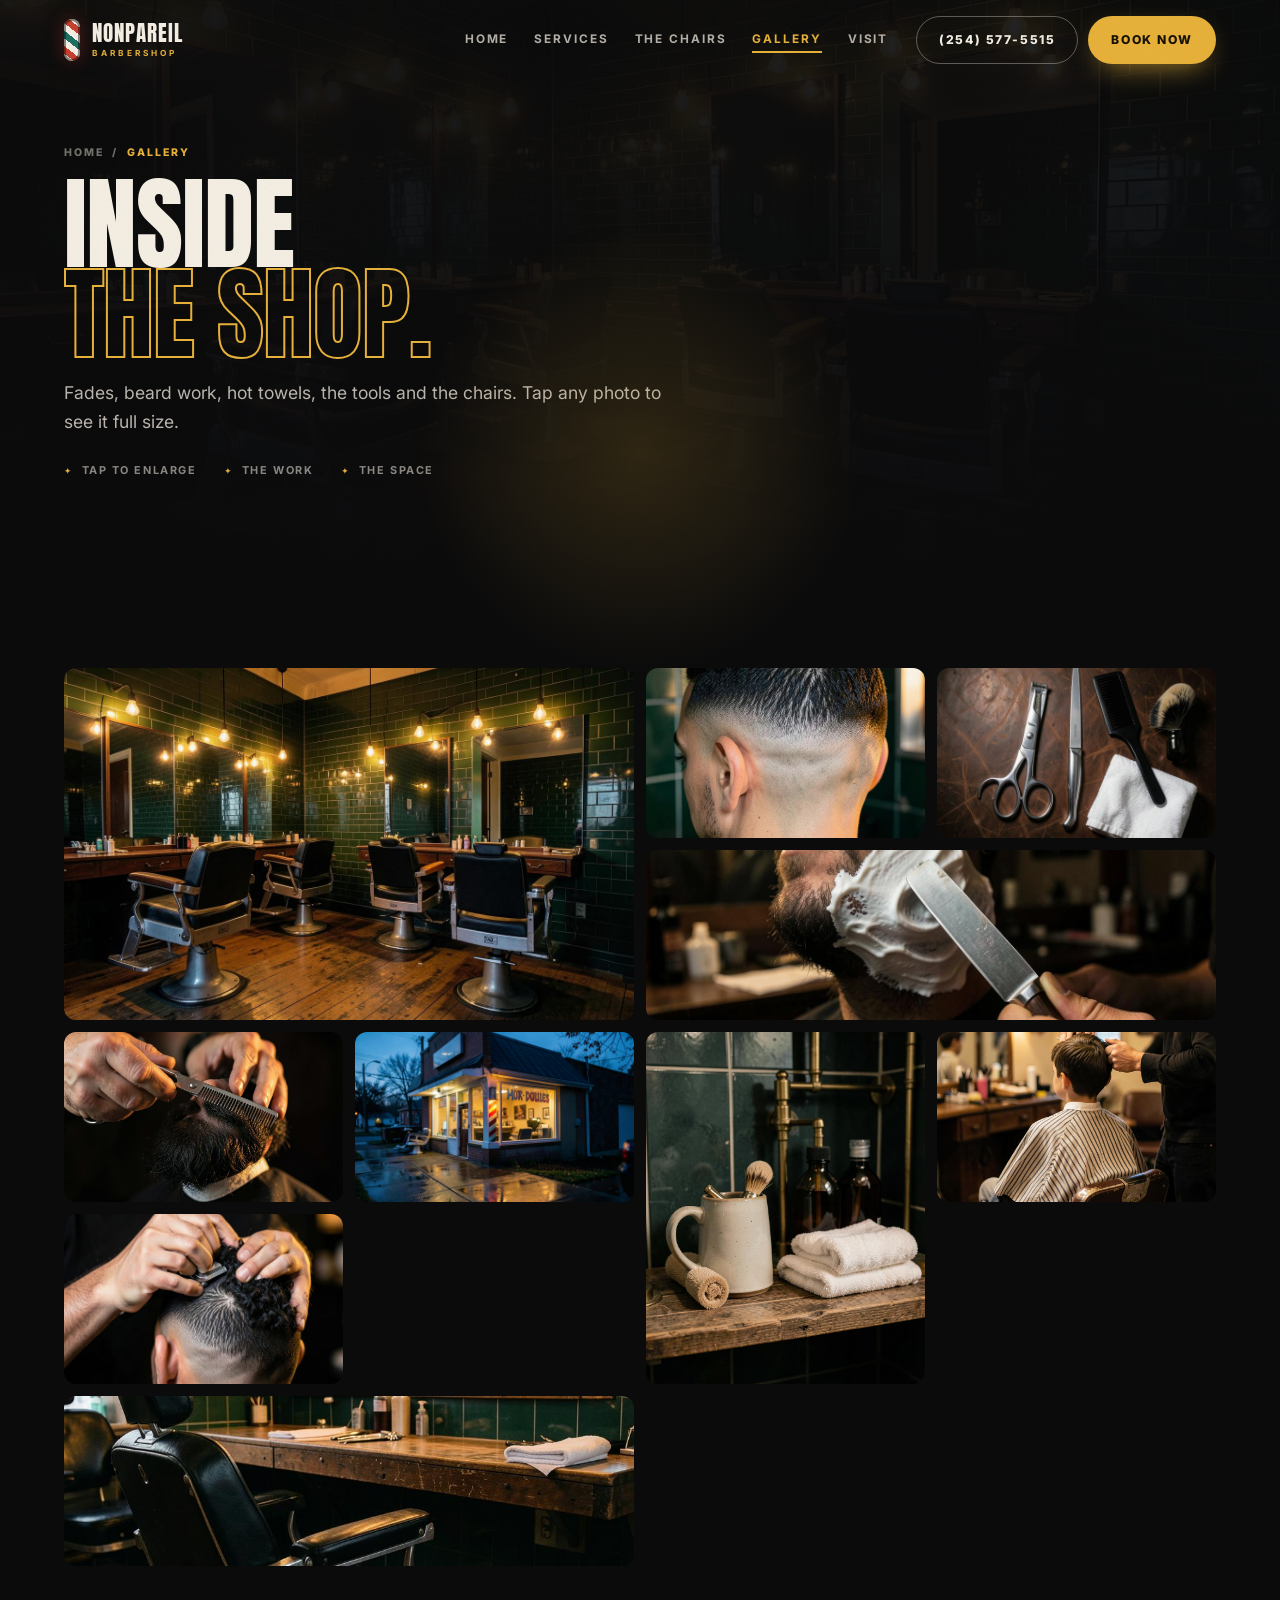
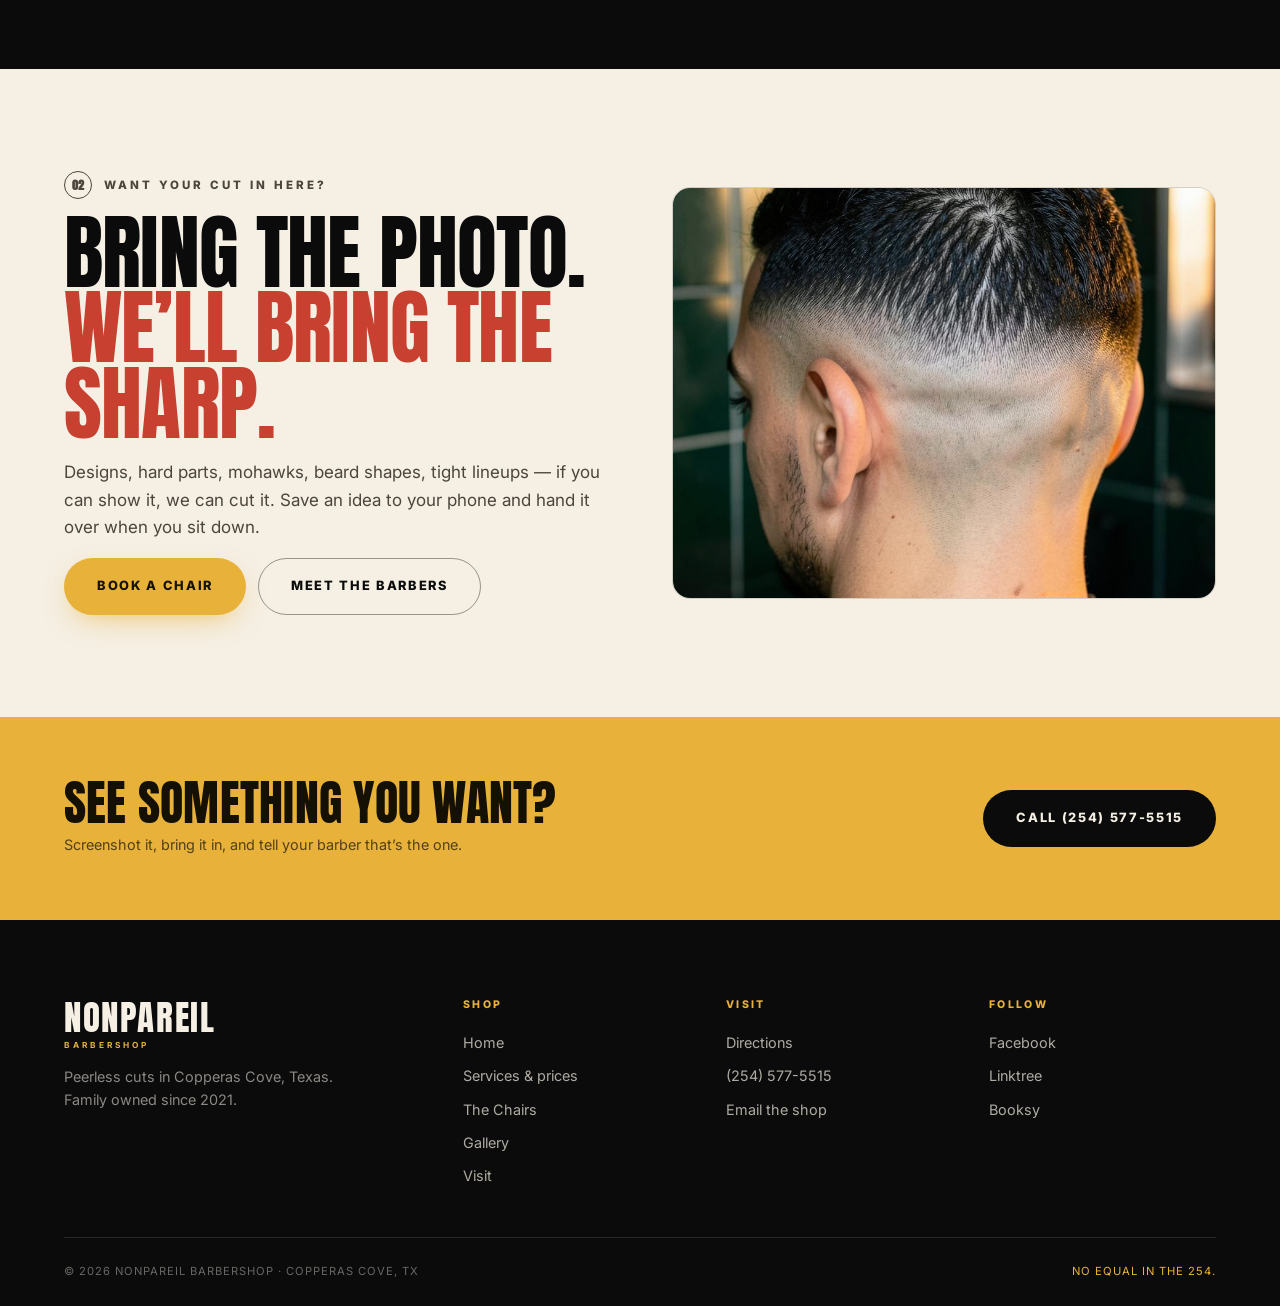
<file: gallery.html>
<!DOCTYPE html>
<html lang="en">
<head>
<meta charset="utf-8">
<meta name="viewport" content="width=device-width, initial-scale=1">
<title>Gallery — Inside Nonpareil Barbershop, Copperas Cove TX</title>
<meta name="description" content="A look inside Nonpareil Barbershop: fades, beard work, hot towel shaves, the tools and the chairs. Copperas Cove, Texas.">
<meta name="theme-color" content="#0b0b0c">
<link rel="preconnect" href="https://fonts.googleapis.com">
<link rel="preconnect" href="https://fonts.gstatic.com" crossorigin>
<link href="https://fonts.googleapis.com/css2?family=Anton&family=Inter:wght@400;500;600;700;800&display=swap" rel="stylesheet">
<link rel="stylesheet" href="styles.css">
<link rel="stylesheet" href="pages.css">
<link rel="icon" href="data:image/svg+xml,<svg xmlns='http://www.w3.org/2000/svg' viewBox='0 0 100 100'><rect width='100' height='100' fill='%230b0b0c'/><text y='74' x='50' text-anchor='middle' font-family='Arial Black,Arial' font-size='62' fill='%23e8b23a'>N</text></svg>">
</head>
<body class="grain">
<div class="cursor-glow" aria-hidden="true"></div>

<header class="nav" id="nav">
  <a class="nav__brand" href="index.html"><span class="pole" aria-hidden="true"></span><span class="nav__word">NONPAREIL<em>Barbershop</em></span></a>
  <nav class="nav__links" aria-label="Primary">
    <a href="index.html">Home</a>
    <a href="services.html">Services</a>
    <a href="barbers.html">The Chairs</a>
    <a href="gallery.html" class="is-active">Gallery</a>
    <a href="visit.html">Visit</a>
  </nav>
  <div class="nav__actions">
    <a class="btn btn--ghost" href="tel:+12545775515">(254) 577-5515</a>
    <a class="btn btn--gold" href="book.html">Book Now</a>
  </div>
  <button class="nav__burger" id="burger" aria-label="Menu" aria-expanded="false"><span></span><span></span></button>
</header>
<div class="sheet" id="sheet">
  <a href="index.html">Home</a>
  <a href="services.html">Services</a>
  <a href="barbers.html">The Chairs</a>
  <a href="gallery.html" class="is-active">Gallery</a>
  <a href="visit.html">Visit</a>
  <a class="sheet__cta" href="book.html">Book a chair →</a>
</div>

<main>
  <section class="pagehero">
    <div class="pagehero__bg"><img src="images/interior.jpg" alt=""></div>
    <div class="pagehero__inner">
      <p class="crumb"><a href="index.html">Home</a> / <span>Gallery</span></p>
      <h1>Inside<br><em>the shop.</em></h1>
      <p class="pagehero__lede">Fades, beard work, hot towels, the tools and the chairs. Tap any photo to see it full size.</p>
      <ul class="pagehero__meta">
        <li>Tap to enlarge</li>
        <li>The work</li>
        <li>The space</li>
      </ul>
    </div>
  </section>

  <section class="psec psec--dark">
    <div class="psec__inner">
      <div class="gallery reveal">
        <a class="gallery__item gallery__item--big" href="images/interior.jpg" data-lightbox><img src="images/interior.jpg" alt="Row of barber chairs and mirrors at Nonpareil Barbershop" loading="lazy"></a>
        <a class="gallery__item" href="images/fade.jpg" data-lightbox><img src="images/fade.jpg" alt="Skin fade with a sharp lineup" loading="lazy"></a>
        <a class="gallery__item" href="images/tools.jpg" data-lightbox><img src="images/tools.jpg" alt="Clippers, scissors and comb laid out on leather" loading="lazy"></a>
        <a class="gallery__item gallery__item--w2" href="images/shave.jpg" data-lightbox><img src="images/shave.jpg" alt="Straight razor hot towel shave in progress" loading="lazy"></a>
        <a class="gallery__item" href="images/beard.jpg" data-lightbox><img src="images/beard.jpg" alt="Barber shaping a beard with scissors" loading="lazy"></a>
        <a class="gallery__item" href="images/storefront.jpg" data-lightbox><img src="images/storefront.jpg" alt="Nonpareil Barbershop storefront at dusk" loading="lazy"></a>
        <a class="gallery__item gallery__item--h2" href="images/detail.jpg" data-lightbox><img src="images/detail.jpg" alt="Shaving mug, brush and tonic bottles on a shelf" loading="lazy"></a>
        <a class="gallery__item" href="images/kid.jpg" data-lightbox><img src="images/kid.jpg" alt="A kid in the barber chair wearing a cape" loading="lazy"></a>
        <a class="gallery__item" href="images/shop.jpg" data-lightbox><img src="images/shop.jpg" alt="Barber using clippers on a fade" loading="lazy"></a>
        <a class="gallery__item gallery__item--w2" href="images/hero.jpg" data-lightbox><img src="images/hero.jpg" alt="Leather barber chair and mirror in warm light" loading="lazy"></a>
      </div>
    </div>
  </section>

  <section class="psec psec--cream">
    <div class="psec__inner split">
      <div class="split__body">
        <p class="kicker reveal"><span>02</span> Want your cut in here?</p>
        <h2 class="h2 reveal">Bring the photo.<br><em>We’ll bring the sharp.</em></h2>
        <p class="reveal">Designs, hard parts, mohawks, beard shapes, tight lineups — if you can show it, we can cut it. Save an idea to your phone and hand it over when you sit down.</p>
        <div style="display:flex;flex-wrap:wrap;gap:12px;margin-top:6px">
          <a class="btn btn--gold btn--lg" href="book.html">Book a chair</a>
          <a class="btn btn--ghost btn--lg" href="barbers.html" style="border-color:rgba(11,11,12,.4);color:var(--ink)">Meet the barbers</a>
        </div>
      </div>
      <figure class="split__media reveal"><img src="images/fade.jpg" alt="Close-up of a finished skin fade" loading="lazy"></figure>
    </div>
  </section>

  <section class="band">
    <div class="band__inner">
      <div>
        <h2>See something you want?</h2>
        <p>Screenshot it, bring it in, and tell your barber that’s the one.</p>
      </div>
      <div class="band__actions">
        <a class="btn btn--dark btn--lg" href="tel:+12545775515">Call (254) 577-5515</a>
      </div>
    </div>
  </section>
</main>

<footer class="footer">
  <div class="footer__top">
    <div class="footer__brand">
      <span class="nav__word nav__word--lg">NONPAREIL<em>Barbershop</em></span>
      <p>Peerless cuts in Copperas Cove, Texas.<br>Family owned since 2021.</p>
    </div>
    <div class="footer__col">
      <h4>Shop</h4>
      <a href="index.html">Home</a>
      <a href="services.html">Services &amp; prices</a>
      <a href="barbers.html">The Chairs</a>
      <a href="gallery.html" class="is-active">Gallery</a>
      <a href="visit.html">Visit</a>
    </div>
    <div class="footer__col">
      <h4>Visit</h4>
      <a href="https://www.google.com/maps/search/?api=1&amp;query=Nonpareil+Barbershop+2518+E+Business+Hwy+190+Copperas+Cove+TX" target="_blank" rel="noopener">Directions</a>
      <a href="tel:+12545775515">(254) 577-5515</a>
      <a href="mailto:jdabarber254@gmail.com">Email the shop</a>
    </div>
    <div class="footer__col">
      <h4>Follow</h4>
      <a href="https://www.facebook.com/p/Nonpareil-Barbershop-100067185666759" target="_blank" rel="noopener">Facebook</a>
      <a href="https://linktr.ee/nonpareilbarbershop" target="_blank" rel="noopener">Linktree</a>
      <a href="https://booksy.com/en-us/1558352_nonpareil-barbershop_barber-shop_36479_copperas-cove" target="_blank" rel="noopener">Booksy</a>
    </div>
  </div>
  <div class="footer__bottom">
    <span>© <span id="year">2026</span> Nonpareil Barbershop · Copperas Cove, TX</span>
    <span class="footer__tag">No equal in the 254.</span>
  </div>
</footer>

<div class="lightbox" id="lightbox"><button class="lightbox__close" aria-label="Close">×</button><img alt=""></div>
<script src="script.js"></script>
</body>
</html>
</file>
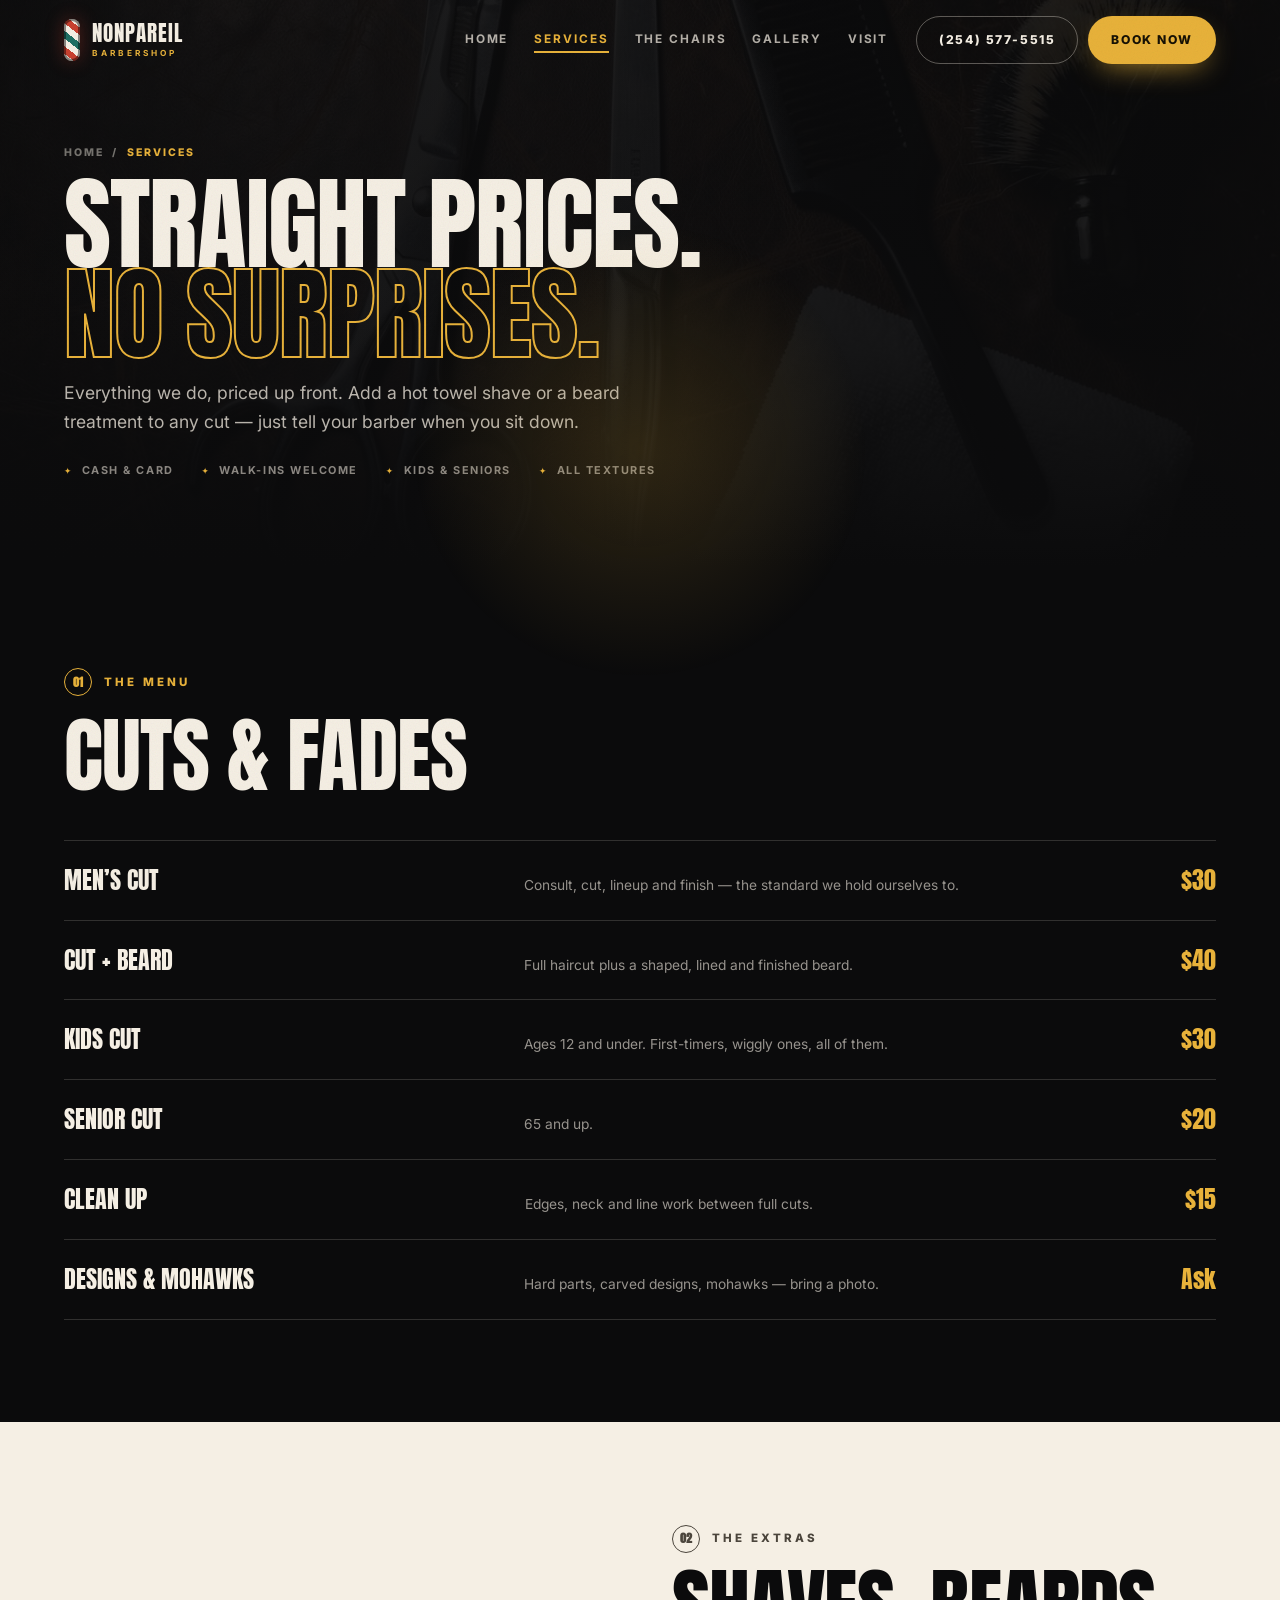
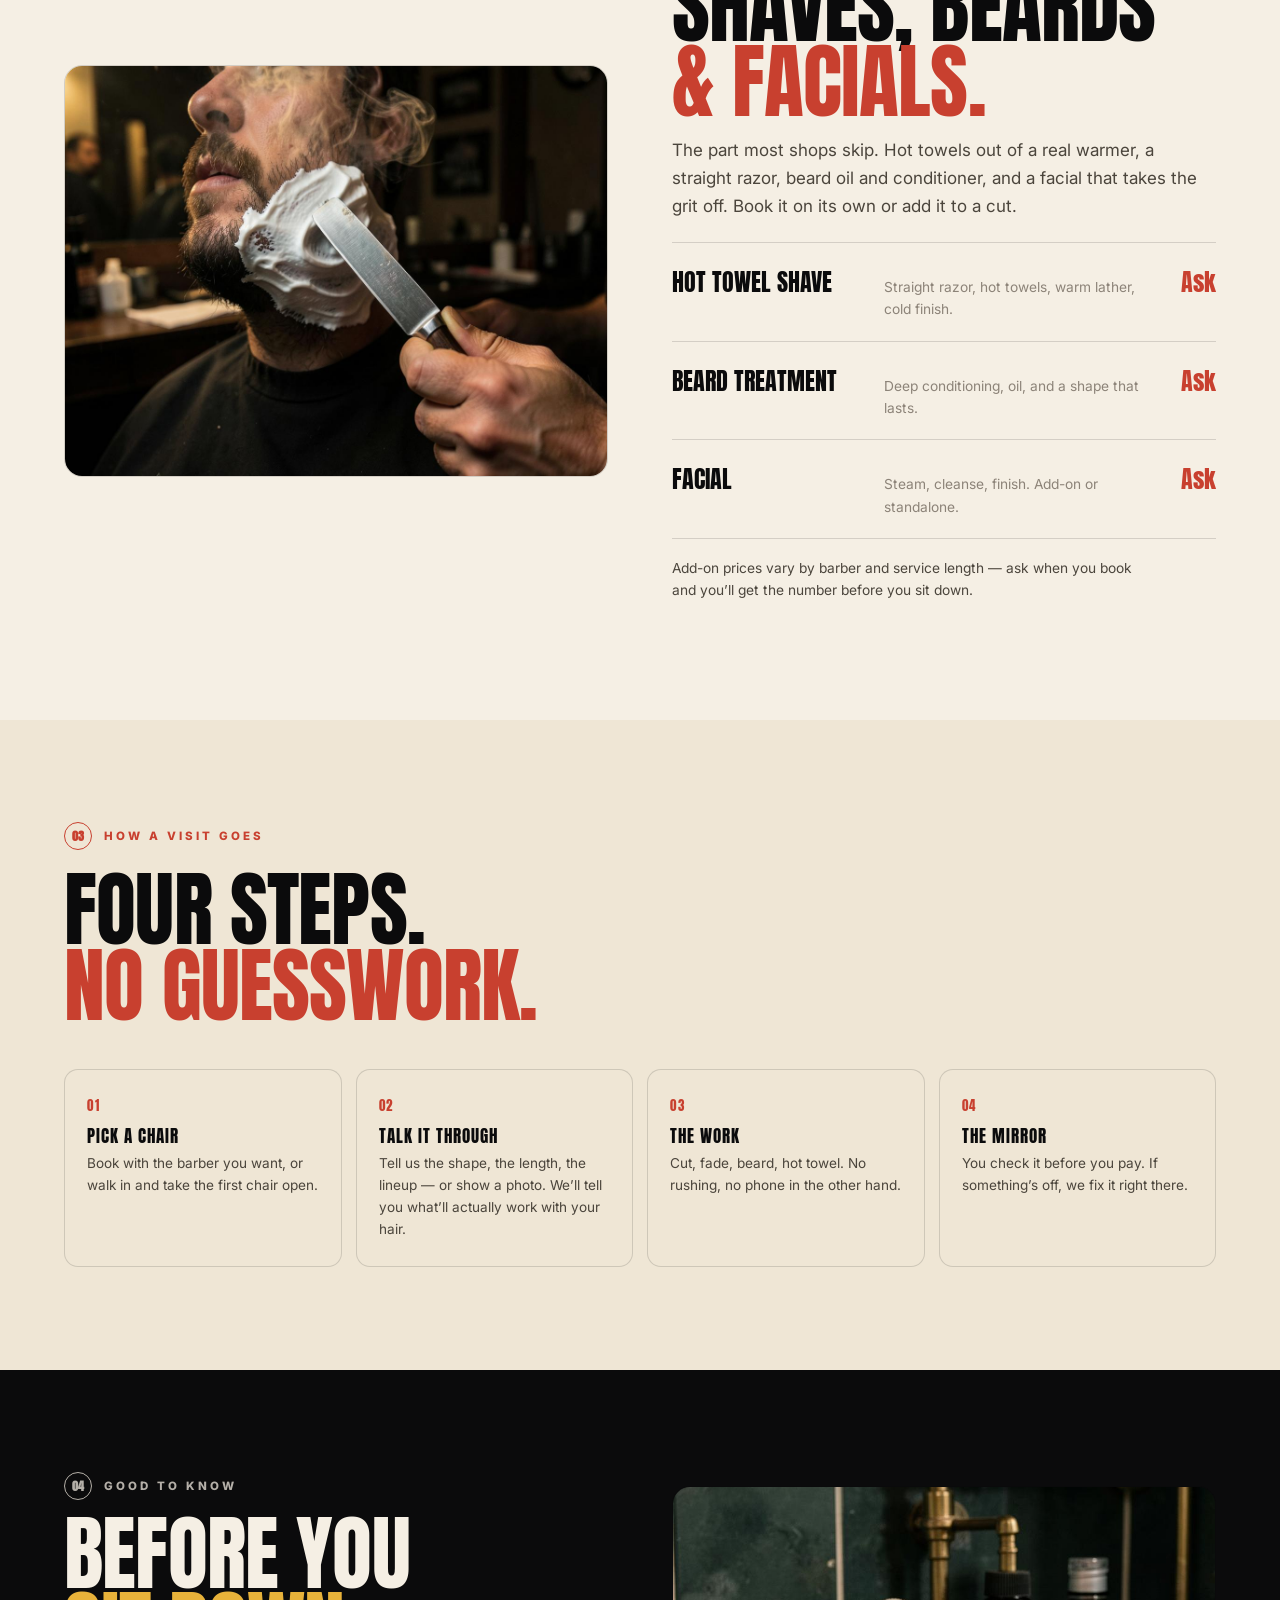
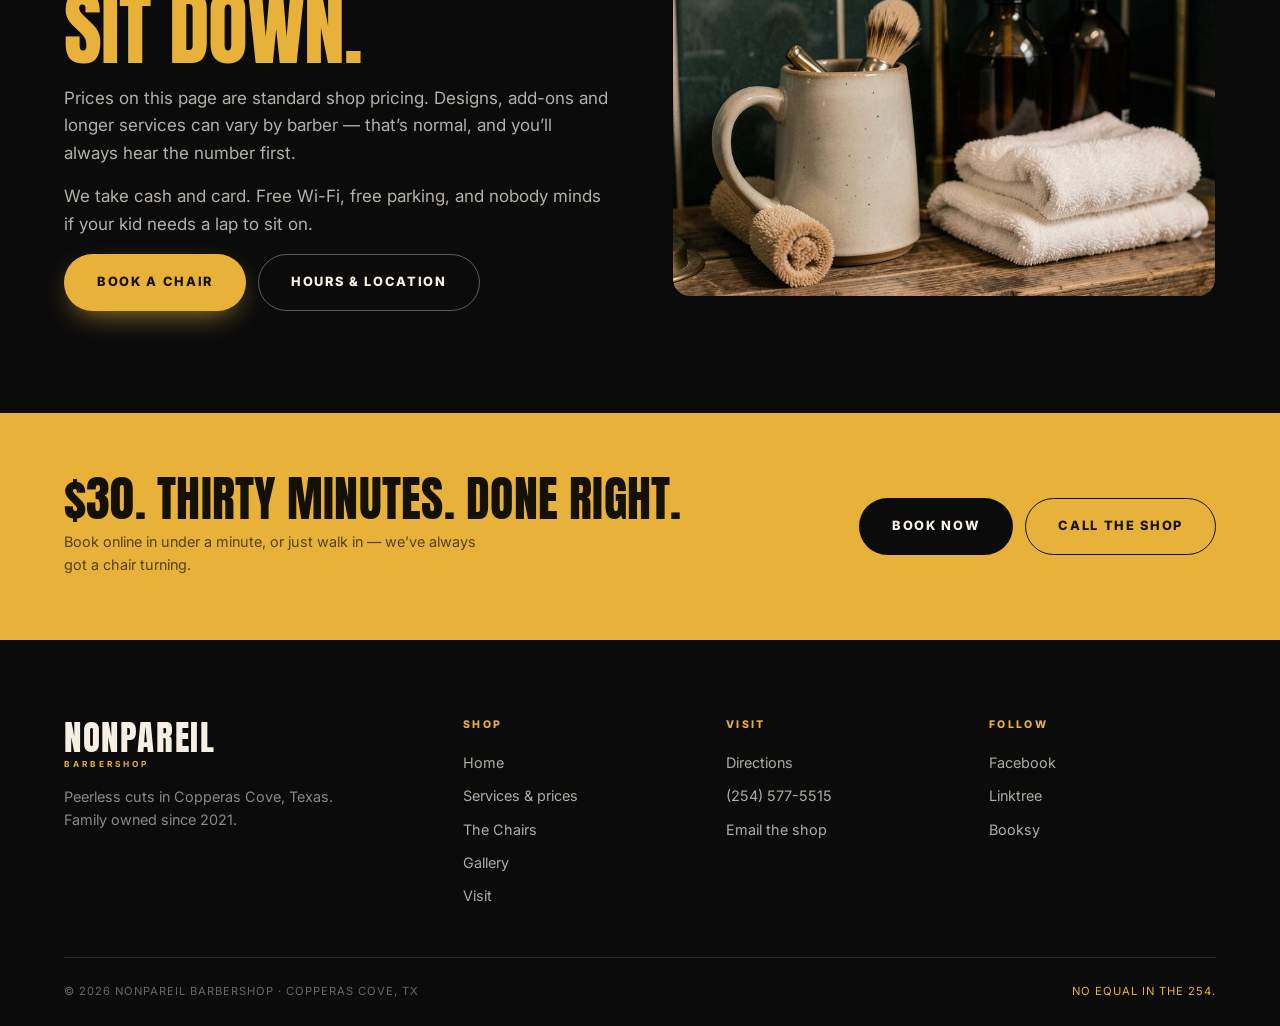
<file: services.html>
<!DOCTYPE html>
<html lang="en">
<head>
<meta charset="utf-8">
<meta name="viewport" content="width=device-width, initial-scale=1">
<title>Services &amp; Prices — Nonpareil Barbershop, Copperas Cove TX</title>
<meta name="description" content="Every Nonpareil service and price: men's cut $30, cut and beard $40, kids cut $30, senior $20, clean up $15, plus hot towel shaves, beard treatments and facials.">
<meta name="theme-color" content="#0b0b0c">
<link rel="preconnect" href="https://fonts.googleapis.com">
<link rel="preconnect" href="https://fonts.gstatic.com" crossorigin>
<link href="https://fonts.googleapis.com/css2?family=Anton&family=Inter:wght@400;500;600;700;800&display=swap" rel="stylesheet">
<link rel="stylesheet" href="styles.css">
<link rel="stylesheet" href="pages.css">
<link rel="icon" href="data:image/svg+xml,<svg xmlns='http://www.w3.org/2000/svg' viewBox='0 0 100 100'><rect width='100' height='100' fill='%230b0b0c'/><text y='74' x='50' text-anchor='middle' font-family='Arial Black,Arial' font-size='62' fill='%23e8b23a'>N</text></svg>">
</head>
<body class="grain">
<div class="cursor-glow" aria-hidden="true"></div>

<header class="nav" id="nav">
  <a class="nav__brand" href="index.html"><span class="pole" aria-hidden="true"></span><span class="nav__word">NONPAREIL<em>Barbershop</em></span></a>
  <nav class="nav__links" aria-label="Primary">
    <a href="index.html">Home</a>
    <a href="services.html" class="is-active">Services</a>
    <a href="barbers.html">The Chairs</a>
    <a href="gallery.html">Gallery</a>
    <a href="visit.html">Visit</a>
  </nav>
  <div class="nav__actions">
    <a class="btn btn--ghost" href="tel:+12545775515">(254) 577-5515</a>
    <a class="btn btn--gold" href="book.html">Book Now</a>
  </div>
  <button class="nav__burger" id="burger" aria-label="Menu" aria-expanded="false"><span></span><span></span></button>
</header>
<div class="sheet" id="sheet">
  <a href="index.html">Home</a>
  <a href="services.html" class="is-active">Services</a>
  <a href="barbers.html">The Chairs</a>
  <a href="gallery.html">Gallery</a>
  <a href="visit.html">Visit</a>
  <a class="sheet__cta" href="book.html">Book a chair →</a>
</div>

<main>
  <section class="pagehero">
    <div class="pagehero__bg"><img src="images/tools.jpg" alt=""></div>
    <div class="pagehero__inner">
      <p class="crumb"><a href="index.html">Home</a> / <span>Services</span></p>
      <h1>Straight prices.<br><em>No surprises.</em></h1>
      <p class="pagehero__lede">Everything we do, priced up front. Add a hot towel shave or a beard treatment to any cut — just tell your barber when you sit down.</p>
      <ul class="pagehero__meta">
        <li>Cash &amp; card</li>
        <li>Walk-ins welcome</li>
        <li>Kids &amp; seniors</li>
        <li>All textures</li>
      </ul>
    </div>
  </section>

  <section class="psec psec--dark">
    <div class="psec__inner">
      <div class="psec__head">
        <p class="kicker kicker--light reveal"><span>01</span> The menu</p>
        <h2 class="h2 h2--light reveal">Cuts &amp; fades</h2>
      </div>

      <div class="ptable">
        <div class="ptable__row reveal">
          <span class="ptable__name">Men’s Cut</span>
          <span class="ptable__desc">Consult, cut, lineup and finish — the standard we hold ourselves to.</span>
          <span class="ptable__amt">$30</span>
        </div>
        <div class="ptable__row reveal">
          <span class="ptable__name">Cut + Beard</span>
          <span class="ptable__desc">Full haircut plus a shaped, lined and finished beard.</span>
          <span class="ptable__amt">$40</span>
        </div>
        <div class="ptable__row reveal">
          <span class="ptable__name">Kids Cut</span>
          <span class="ptable__desc">Ages 12 and under. First-timers, wiggly ones, all of them.</span>
          <span class="ptable__amt">$30</span>
        </div>
        <div class="ptable__row reveal">
          <span class="ptable__name">Senior Cut</span>
          <span class="ptable__desc">65 and up.</span>
          <span class="ptable__amt">$20</span>
        </div>
        <div class="ptable__row reveal">
          <span class="ptable__name">Clean Up</span>
          <span class="ptable__desc">Edges, neck and line work between full cuts.</span>
          <span class="ptable__amt">$15</span>
        </div>
        <div class="ptable__row reveal">
          <span class="ptable__name">Designs &amp; Mohawks</span>
          <span class="ptable__desc">Hard parts, carved designs, mohawks — bring a photo.</span>
          <span class="ptable__amt">Ask</span>
        </div>
      </div>
    </div>
  </section>

  <section class="psec psec--cream">
    <div class="psec__inner split">
      <figure class="split__media reveal"><img src="images/shave.jpg" alt="Hot towel straight razor shave with lather" loading="lazy"></figure>
      <div class="split__body">
        <p class="kicker reveal"><span>02</span> The extras</p>
        <h2 class="h2 reveal">Shaves, beards<br><em>&amp; facials.</em></h2>
        <p class="reveal">The part most shops skip. Hot towels out of a real warmer, a straight razor, beard oil and conditioner, and a facial that takes the grit off. Book it on its own or add it to a cut.</p>
        <div class="ptable ptable--light" style="margin-top:22px">
          <div class="ptable__row">
            <span class="ptable__name">Hot Towel Shave</span>
            <span class="ptable__desc">Straight razor, hot towels, warm lather, cold finish.</span>
            <span class="ptable__amt">Ask</span>
          </div>
          <div class="ptable__row">
            <span class="ptable__name">Beard Treatment</span>
            <span class="ptable__desc">Deep conditioning, oil, and a shape that lasts.</span>
            <span class="ptable__amt">Ask</span>
          </div>
          <div class="ptable__row">
            <span class="ptable__name">Facial</span>
            <span class="ptable__desc">Steam, cleanse, finish. Add-on or standalone.</span>
            <span class="ptable__amt">Ask</span>
          </div>
        </div>
        <p style="margin-top:18px;font-size:.86rem">Add-on prices vary by barber and service length — ask when you book and you’ll get the number before you sit down.</p>
      </div>
    </div>
  </section>

  <section class="psec psec--cream2">
    <div class="psec__inner">
      <div class="psec__head">
        <p class="kicker reveal"><span>03</span> How a visit goes</p>
        <h2 class="h2 reveal">Four steps.<br><em>No guesswork.</em></h2>
      </div>
      <div class="steps">
        <div class="step reveal"><h3>Pick a chair</h3><p>Book with the barber you want, or walk in and take the first chair open.</p></div>
        <div class="step reveal"><h3>Talk it through</h3><p>Tell us the shape, the length, the lineup — or show a photo. We’ll tell you what’ll actually work with your hair.</p></div>
        <div class="step reveal"><h3>The work</h3><p>Cut, fade, beard, hot towel. No rushing, no phone in the other hand.</p></div>
        <div class="step reveal"><h3>The mirror</h3><p>You check it before you pay. If something’s off, we fix it right there.</p></div>
      </div>
    </div>
  </section>

  <section class="psec psec--dark">
    <div class="psec__inner split split--reverse">
      <div class="split__body">
        <p class="kicker kicker--light reveal"><span>04</span> Good to know</p>
        <h2 class="h2 h2--light reveal">Before you<br><em>sit down.</em></h2>
        <p class="reveal">Prices on this page are standard shop pricing. Designs, add-ons and longer services can vary by barber — that’s normal, and you’ll always hear the number first.</p>
        <p class="reveal">We take cash and card. Free Wi-Fi, free parking, and nobody minds if your kid needs a lap to sit on.</p>
        <div style="display:flex;flex-wrap:wrap;gap:12px;margin-top:8px">
          <a class="btn btn--gold btn--lg" href="book.html">Book a chair</a>
          <a class="btn btn--ghost btn--lg" href="visit.html">Hours &amp; location</a>
        </div>
      </div>
      <figure class="split__media reveal"><img src="images/detail.jpg" alt="Shaving mug, brush and tonic bottles" loading="lazy"></figure>
    </div>
  </section>

  <section class="band">
    <div class="band__inner">
      <div>
        <h2>$30. Thirty minutes. Done right.</h2>
        <p>Book online in under a minute, or just walk in — we’ve always got a chair turning.</p>
      </div>
      <div class="band__actions">
        <a class="btn btn--dark btn--lg" href="book.html">Book now</a>
        <a class="btn btn--lg" style="border:1.5px solid #141104" href="tel:+12545775515">Call the shop</a>
      </div>
    </div>
  </section>
</main>

<footer class="footer">
  <div class="footer__top">
    <div class="footer__brand">
      <span class="nav__word nav__word--lg">NONPAREIL<em>Barbershop</em></span>
      <p>Peerless cuts in Copperas Cove, Texas.<br>Family owned since 2021.</p>
    </div>
    <div class="footer__col">
      <h4>Shop</h4>
      <a href="index.html">Home</a>
      <a href="services.html" class="is-active">Services &amp; prices</a>
      <a href="barbers.html">The Chairs</a>
      <a href="gallery.html">Gallery</a>
      <a href="visit.html">Visit</a>
    </div>
    <div class="footer__col">
      <h4>Visit</h4>
      <a href="https://www.google.com/maps/search/?api=1&amp;query=Nonpareil+Barbershop+2518+E+Business+Hwy+190+Copperas+Cove+TX" target="_blank" rel="noopener">Directions</a>
      <a href="tel:+12545775515">(254) 577-5515</a>
      <a href="mailto:jdabarber254@gmail.com">Email the shop</a>
    </div>
    <div class="footer__col">
      <h4>Follow</h4>
      <a href="https://www.facebook.com/p/Nonpareil-Barbershop-100067185666759" target="_blank" rel="noopener">Facebook</a>
      <a href="https://linktr.ee/nonpareilbarbershop" target="_blank" rel="noopener">Linktree</a>
      <a href="https://booksy.com/en-us/1558352_nonpareil-barbershop_barber-shop_36479_copperas-cove" target="_blank" rel="noopener">Booksy</a>
    </div>
  </div>
  <div class="footer__bottom">
    <span>© <span id="year">2026</span> Nonpareil Barbershop · Copperas Cove, TX</span>
    <span class="footer__tag">No equal in the 254.</span>
  </div>
</footer>

<div class="lightbox" id="lightbox"><button class="lightbox__close" aria-label="Close">×</button><img alt=""></div>
<script src="script.js"></script>
</body>
</html>
</file>
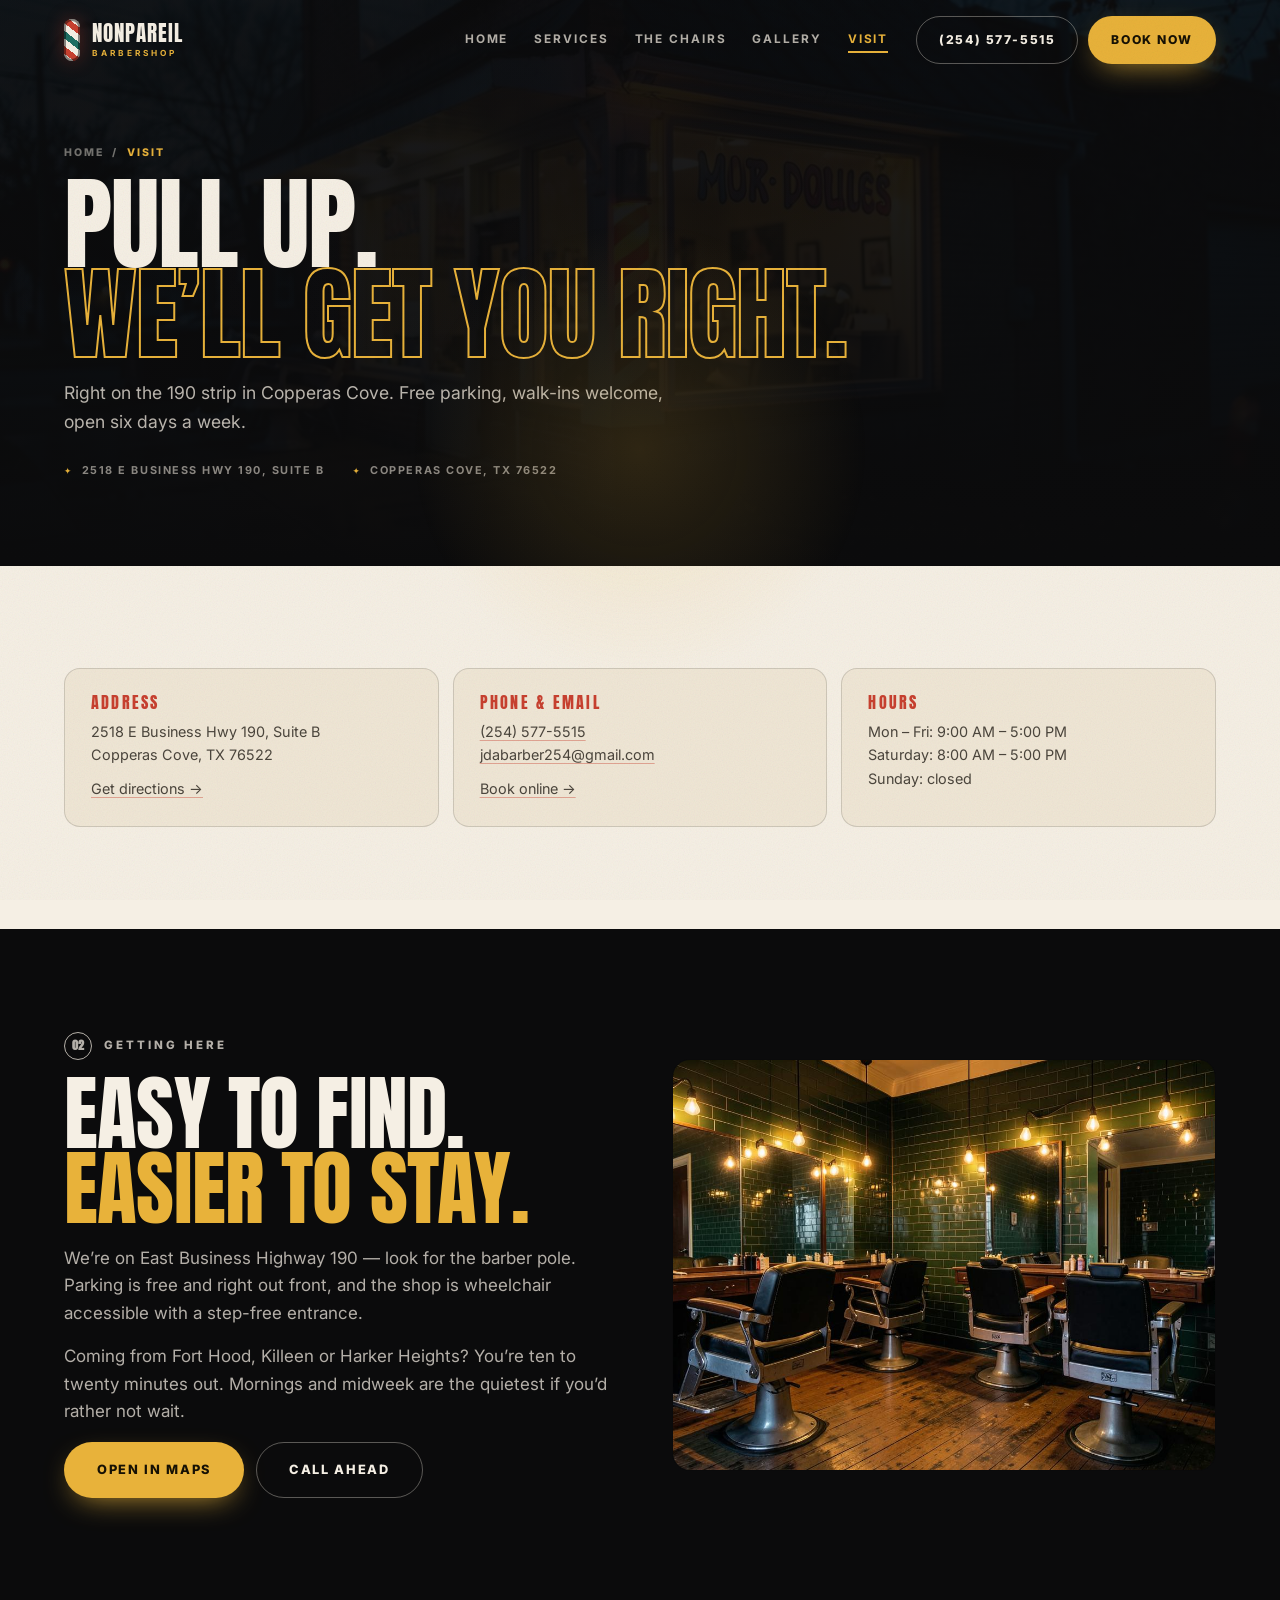
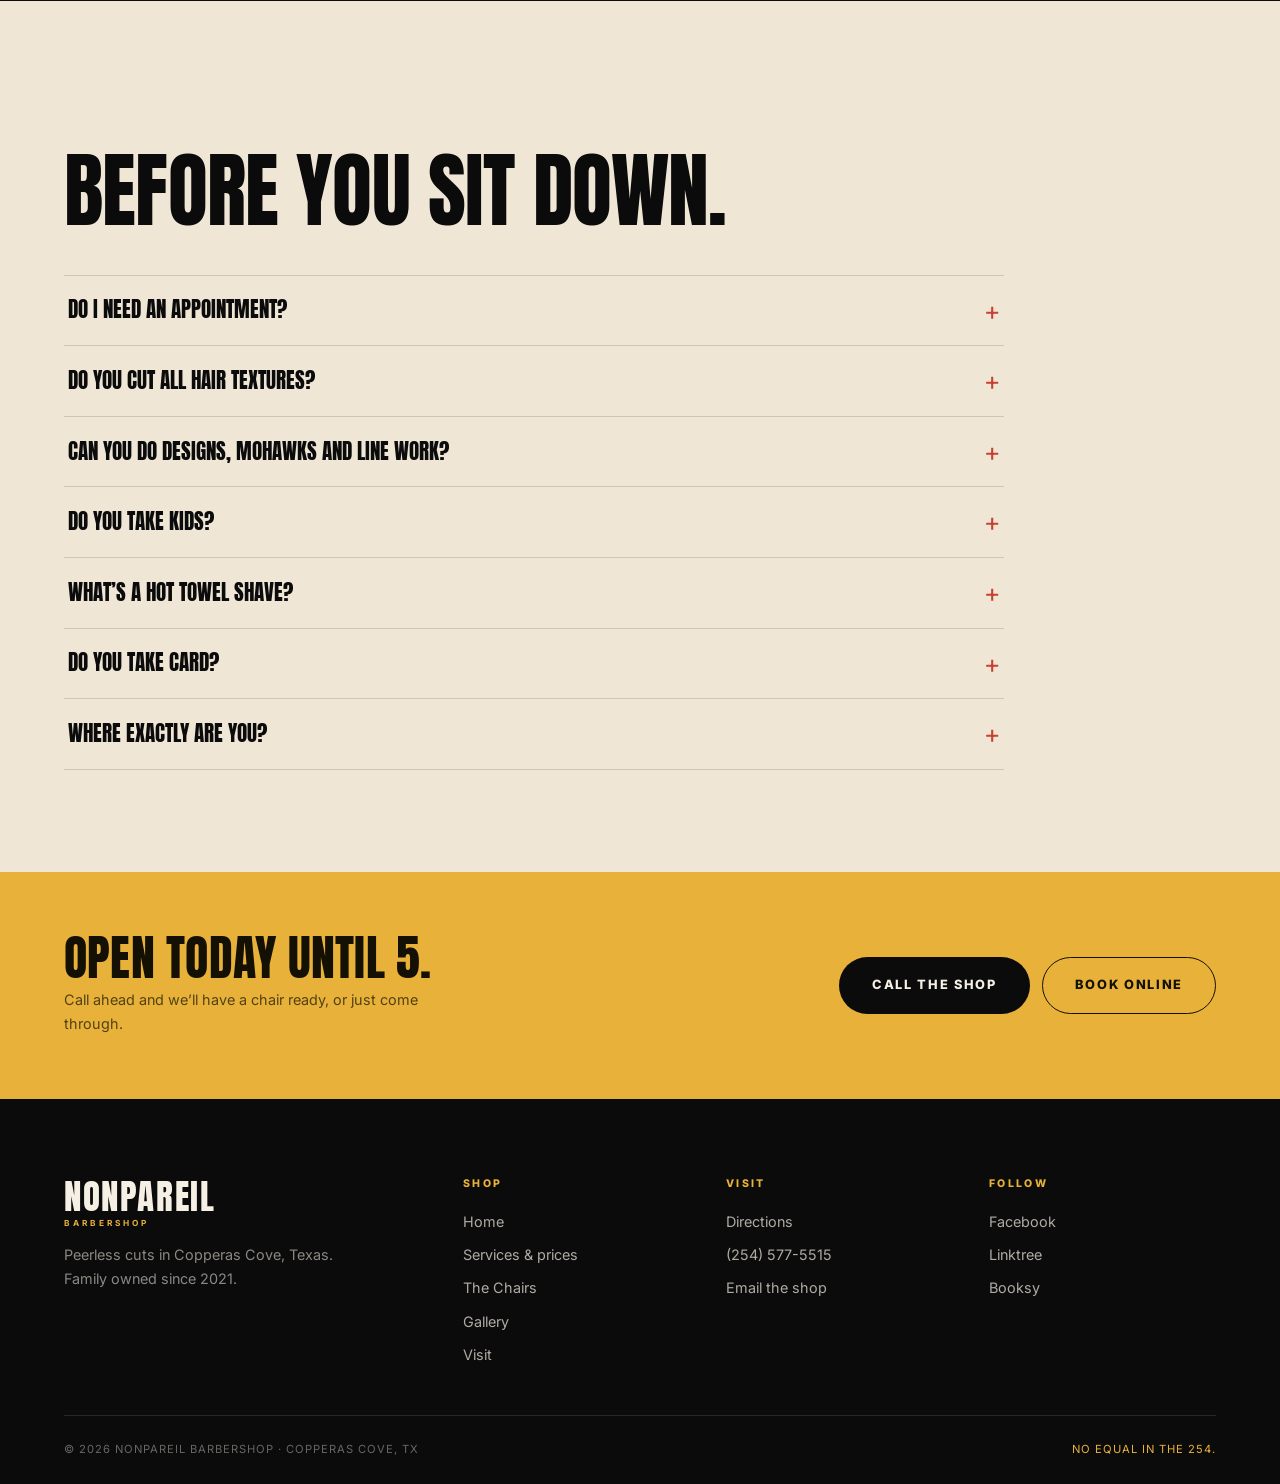
<file: visit.html>
<!DOCTYPE html>
<html lang="en">
<head>
<meta charset="utf-8">
<meta name="viewport" content="width=device-width, initial-scale=1">
<title>Visit — Hours, Location &amp; FAQ | Nonpareil Barbershop, Copperas Cove TX</title>
<meta name="description" content="Nonpareil Barbershop is at 2518 E Business Hwy 190, Suite B, Copperas Cove, TX 76522. Open Mon–Fri 9–5, Sat 8–5. Walk-ins welcome. Call (254) 577-5515.">
<meta name="theme-color" content="#0b0b0c">
<link rel="preconnect" href="https://fonts.googleapis.com">
<link rel="preconnect" href="https://fonts.gstatic.com" crossorigin>
<link href="https://fonts.googleapis.com/css2?family=Anton&family=Inter:wght@400;500;600;700;800&display=swap" rel="stylesheet">
<link rel="stylesheet" href="styles.css">
<link rel="stylesheet" href="pages.css">
<link rel="icon" href="data:image/svg+xml,<svg xmlns='http://www.w3.org/2000/svg' viewBox='0 0 100 100'><rect width='100' height='100' fill='%230b0b0c'/><text y='74' x='50' text-anchor='middle' font-family='Arial Black,Arial' font-size='62' fill='%23e8b23a'>N</text></svg>">
</head>
<body class="grain">
<div class="cursor-glow" aria-hidden="true"></div>

<header class="nav" id="nav">
  <a class="nav__brand" href="index.html"><span class="pole" aria-hidden="true"></span><span class="nav__word">NONPAREIL<em>Barbershop</em></span></a>
  <nav class="nav__links" aria-label="Primary">
    <a href="index.html">Home</a>
    <a href="services.html">Services</a>
    <a href="barbers.html">The Chairs</a>
    <a href="gallery.html">Gallery</a>
    <a href="visit.html" class="is-active">Visit</a>
  </nav>
  <div class="nav__actions">
    <a class="btn btn--ghost" href="tel:+12545775515">(254) 577-5515</a>
    <a class="btn btn--gold" href="book.html">Book Now</a>
  </div>
  <button class="nav__burger" id="burger" aria-label="Menu" aria-expanded="false"><span></span><span></span></button>
</header>
<div class="sheet" id="sheet">
  <a href="index.html">Home</a>
  <a href="services.html">Services</a>
  <a href="barbers.html">The Chairs</a>
  <a href="gallery.html">Gallery</a>
  <a href="visit.html" class="is-active">Visit</a>
  <a class="sheet__cta" href="book.html">Book a chair →</a>
</div>

<main>
  <section class="pagehero">
    <div class="pagehero__bg"><img src="images/storefront.jpg" alt=""></div>
    <div class="pagehero__inner">
      <p class="crumb"><a href="index.html">Home</a> / <span>Visit</span></p>
      <h1>Pull up.<br><em>We’ll get you right.</em></h1>
      <p class="pagehero__lede">Right on the 190 strip in Copperas Cove. Free parking, walk-ins welcome, open six days a week.</p>
      <ul class="pagehero__meta">
        <li>2518 E Business Hwy 190, Suite B</li>
        <li>Copperas Cove, TX 76522</li>
      </ul>
    </div>
  </section>

  <section class="psec psec--cream">
    <div class="psec__inner">
      <div class="infocards">
        <div class="infocard reveal">
          <h3>Address</h3>
          <p>2518 E Business Hwy 190, Suite B<br>Copperas Cove, TX 76522</p>
          <p style="margin-top:10px"><a href="https://www.google.com/maps/search/?api=1&amp;query=Nonpareil+Barbershop+2518+E+Business+Hwy+190+Copperas+Cove+TX" target="_blank" rel="noopener">Get directions →</a></p>
        </div>
        <div class="infocard reveal">
          <h3>Phone &amp; email</h3>
          <p><a href="tel:+12545775515">(254) 577-5515</a><br><a href="mailto:jdabarber254@gmail.com">jdabarber254@gmail.com</a></p>
          <p style="margin-top:10px"><a href="book.html">Book online →</a></p>
        </div>
        <div class="infocard reveal">
          <h3>Hours</h3>
          <p>Mon – Fri: 9:00 AM – 5:00 PM<br>Saturday: 8:00 AM – 5:00 PM<br>Sunday: closed</p>
        </div>
      </div>
    </div>
  </section>

  <section class="psec psec--dark">
    <div class="psec__inner split">
      <div class="split__body">
        <p class="kicker kicker--light reveal"><span>02</span> Getting here</p>
        <h2 class="h2 h2--light reveal">Easy to find.<br><em>Easier to stay.</em></h2>
        <p class="reveal">We’re on East Business Highway 190 — look for the barber pole. Parking is free and right out front, and the shop is wheelchair accessible with a step-free entrance.</p>
        <p class="reveal">Coming from Fort Hood, Killeen or Harker Heights? You’re ten to twenty minutes out. Mornings and midweek are the quietest if you’d rather not wait.</p>
        <div style="display:flex;flex-wrap:wrap;gap:12px;margin-top:6px">
          <a class="btn btn--gold btn--lg" href="https://www.google.com/maps/search/?api=1&amp;query=Nonpareil+Barbershop+2518+E+Business+Hwy+190+Copperas+Cove+TX" target="_blank" rel="noopener">Open in Maps</a>
          <a class="btn btn--ghost btn--lg" href="tel:+12545775515">Call ahead</a>
        </div>
      </div>
      <figure class="split__media reveal"><img src="images/interior.jpg" alt="Inside the shop: chairs, mirrors and warm lighting" loading="lazy"></figure>
    </div>
  </section>

  <section class="psec psec--cream2">
    <div class="psec__inner">
      <div class="psec__head">
        <p class="kicker reveal"><span>03</span> Straight answers</p>
        <h2 class="h2 reveal">Before you sit down.</h2>
      </div>
      <div class="faq__list">
        <details class="reveal">
          <summary>Do I need an appointment?</summary>
          <p>No. Walk-ins are welcome every day we’re open. If you want a specific barber or a specific time, book through the links on the <a href="barbers.html">Chairs page</a> — each barber runs their own calendar.</p>
        </details>
        <details class="reveal">
          <summary>Do you cut all hair textures?</summary>
          <p>Yes. Straight, wavy, curly, coily — every texture and every style. That’s the whole point of the name.</p>
        </details>
        <details class="reveal">
          <summary>Can you do designs, mohawks and line work?</summary>
          <p>Absolutely. Designs, hard parts, mohawks, beard shapes — tell your barber what you’re picturing, or bring a photo from our <a href="gallery.html">gallery</a>.</p>
        </details>
        <details class="reveal">
          <summary>Do you take kids?</summary>
          <p>All day. Kids cuts are $30 and we’re patient with first-timers, wiggly ones, and everything in between.</p>
        </details>
        <details class="reveal">
          <summary>What’s a hot towel shave?</summary>
          <p>A proper straight-razor shave with hot towels, lather and a finish that leaves your face feeling brand new. Ask your barber to add it on — pricing is on the <a href="services.html">services page</a>.</p>
        </details>
        <details class="reveal">
          <summary>Do you take card?</summary>
          <p>Yes — card and cash. There’s free Wi-Fi while you wait.</p>
        </details>
        <details class="reveal">
          <summary>Where exactly are you?</summary>
          <p>2518 E Business Hwy 190, Suite B in Copperas Cove — right on the 190 strip. <a href="https://www.google.com/maps/search/?api=1&amp;query=Nonpareil+Barbershop+2518+E+Business+Hwy+190+Copperas+Cove+TX" target="_blank" rel="noopener">Get directions</a>.</p>
        </details>
      </div>
    </div>
  </section>

  <section class="band">
    <div class="band__inner">
      <div>
        <h2>Open today until 5.</h2>
        <p>Call ahead and we’ll have a chair ready, or just come through.</p>
      </div>
      <div class="band__actions">
        <a class="btn btn--dark btn--lg" href="tel:+12545775515">Call the shop</a>
        <a class="btn btn--lg" style="border:1.5px solid #141104" href="book.html">Book online</a>
      </div>
    </div>
  </section>
</main>

<footer class="footer">
  <div class="footer__top">
    <div class="footer__brand">
      <span class="nav__word nav__word--lg">NONPAREIL<em>Barbershop</em></span>
      <p>Peerless cuts in Copperas Cove, Texas.<br>Family owned since 2021.</p>
    </div>
    <div class="footer__col">
      <h4>Shop</h4>
      <a href="index.html">Home</a>
      <a href="services.html">Services &amp; prices</a>
      <a href="barbers.html">The Chairs</a>
      <a href="gallery.html">Gallery</a>
      <a href="visit.html" class="is-active">Visit</a>
    </div>
    <div class="footer__col">
      <h4>Visit</h4>
      <a href="https://www.google.com/maps/search/?api=1&amp;query=Nonpareil+Barbershop+2518+E+Business+Hwy+190+Copperas+Cove+TX" target="_blank" rel="noopener">Directions</a>
      <a href="tel:+12545775515">(254) 577-5515</a>
      <a href="mailto:jdabarber254@gmail.com">Email the shop</a>
    </div>
    <div class="footer__col">
      <h4>Follow</h4>
      <a href="https://www.facebook.com/p/Nonpareil-Barbershop-100067185666759" target="_blank" rel="noopener">Facebook</a>
      <a href="https://linktr.ee/nonpareilbarbershop" target="_blank" rel="noopener">Linktree</a>
      <a href="https://booksy.com/en-us/1558352_nonpareil-barbershop_barber-shop_36479_copperas-cove" target="_blank" rel="noopener">Booksy</a>
    </div>
  </div>
  <div class="footer__bottom">
    <span>© <span id="year">2026</span> Nonpareil Barbershop · Copperas Cove, TX</span>
    <span class="footer__tag">No equal in the 254.</span>
  </div>
</footer>

<div class="lightbox" id="lightbox"><button class="lightbox__close" aria-label="Close">×</button><img alt=""></div>
<script src="script.js"></script>
</body>
</html>
</file>
<file: styles.css>
/* ============================================================
   NONPAREIL BARBERSHOP — Copperas Cove, TX
   ============================================================ */

:root{
  --ink:#0b0b0c;
  --ink-2:#141416;
  --ink-3:#1d1d20;
  --cream:#f5efe4;
  --cream-2:#efe6d5;
  --gold:#e8b23a;
  --gold-deep:#c9902a;
  --crimson:#c8402f;
  --teal:#1f6f63;
  --muted:#8c8378;
  --line:rgba(11,11,12,.14);
  --line-l:rgba(245,239,228,.16);

  --font-display:"Anton","Arial Narrow",Impact,sans-serif;
  --font-body:"Inter",system-ui,-apple-system,"Segoe UI",sans-serif;

  --pad:clamp(20px,5vw,88px);
  --max:1320px;

  --ease:cubic-bezier(.22,1,.36,1);
}

*,*::before,*::after{box-sizing:border-box}

html{scroll-behavior:smooth;-webkit-text-size-adjust:100%}

body{
  margin:0;
  background:var(--cream);
  color:var(--ink);
  font-family:var(--font-body);
  font-size:17px;
  line-height:1.62;
  overflow-x:hidden;
  -webkit-font-smoothing:antialiased;
}

img{max-width:100%;display:block}
a{color:inherit;text-decoration:none}
button{font:inherit;color:inherit;background:none;border:0;cursor:pointer}

h1,h2,h3,h4{font-family:var(--font-display);font-weight:400;text-transform:uppercase;letter-spacing:.005em;line-height:.92;margin:0}

.h2{font-size:clamp(2.5rem,6.4vw,5.2rem);letter-spacing:-.01em}
.h2 em{
  font-style:normal;
  color:var(--crimson);
  display:inline-block;
  position:relative;
}
.h2--light{color:var(--cream)}
.h2--light em{color:var(--gold)}

/* ── grain overlay ─────────────────────────────────────── */
body.grain::after{
  content:"";
  position:fixed;inset:0;
  z-index:80;
  pointer-events:none;
  opacity:.16;
  background-image:url("data:image/svg+xml;utf8,<svg xmlns='http://www.w3.org/2000/svg' width='220' height='220'><filter id='n'><feTurbulence type='fractalNoise' baseFrequency='0.82' numOctaves='3' stitchTiles='stitch'/></filter><rect width='220' height='220' filter='url(%23n)' opacity='0.55'/></svg>");
  mix-blend-mode:multiply;
}

/* mouse spotlight */
.cursor-glow{
  position:fixed;
  width:520px;height:520px;
  margin:-260px 0 0 -260px;
  border-radius:50%;
  pointer-events:none;
  z-index:1;
  background:radial-gradient(circle,rgba(232,178,58,.16),transparent 62%);
  transition:opacity .4s;
  opacity:0;
}
@media (hover:hover){.cursor-glow{opacity:1}}

/* ── NAV ───────────────────────────────────────────────── */
.nav{
  position:fixed;top:0;left:0;right:0;
  z-index:70;
  display:flex;align-items:center;gap:28px;
  padding:16px var(--pad);
  transition:background .45s var(--ease),padding .45s var(--ease),border-color .45s;
  border-bottom:1px solid transparent;
  color:var(--cream);
}
.nav--solid{
  background:rgba(11,11,12,.92);
  backdrop-filter:blur(14px) saturate(1.3);
  border-bottom-color:rgba(245,239,228,.12);
  padding-top:10px;padding-bottom:10px;
}
.nav__brand{display:flex;align-items:center;gap:12px;flex-shrink:0}
.nav__word{
  font-family:var(--font-display);
  font-size:1.32rem;
  line-height:1;
  letter-spacing:.045em;
  display:flex;flex-direction:column;
}
.nav__word em{
  font-style:normal;
  font-family:var(--font-body);
  font-size:.52rem;
  font-weight:700;
  letter-spacing:.36em;
  text-transform:uppercase;
  color:var(--gold);
  margin-top:5px;
}
.nav__word--lg{font-size:clamp(1.6rem,3vw,2.2rem)}

/* barber pole */
.pole{
  width:16px;height:42px;border-radius:9px;
  background:
    repeating-linear-gradient(38deg,var(--cream) 0 6px,var(--crimson) 6px 12px,var(--cream) 12px 18px,var(--teal) 18px 24px);
  box-shadow:inset 0 0 0 2px rgba(0,0,0,.45), 0 0 18px rgba(200,64,47,.35);
  animation:poleSpin 3.2s linear infinite;
  flex-shrink:0;
}
@keyframes poleSpin{to{background-position:0 48px}}

.nav__links{display:flex;gap:26px;margin-left:auto}
.nav__links a{
  font-size:.74rem;font-weight:700;letter-spacing:.16em;text-transform:uppercase;
  opacity:.72;transition:opacity .25s,color .25s;
  position:relative;padding:4px 0;
}
.nav__links a::after{
  content:"";position:absolute;left:0;bottom:0;height:2px;width:0;background:var(--gold);
  transition:width .3s var(--ease);
}
.nav__links a:hover{opacity:1}
.nav__links a:hover::after{width:100%}

.nav__actions{display:flex;gap:10px;align-items:center}

/* ── buttons ───────────────────────────────────────────── */
.btn{
  display:inline-flex;align-items:center;justify-content:center;gap:10px;
  padding:13px 22px;
  border-radius:999px;
  font-size:.76rem;font-weight:800;letter-spacing:.13em;text-transform:uppercase;
  transition:transform .3s var(--ease),background .3s,color .3s,box-shadow .3s,border-color .3s;
  white-space:nowrap;
  border:1.5px solid transparent;
}
.btn svg{width:17px;height:17px;transition:transform .3s var(--ease)}
.btn:hover svg{transform:translateX(4px)}
.btn--lg{padding:17px 32px;font-size:.8rem}
.btn--gold{background:var(--gold);color:#161104;box-shadow:0 10px 30px -12px rgba(232,178,58,.9)}
.btn--gold:hover{background:#f3c258;transform:translateY(-2px);box-shadow:0 16px 34px -12px rgba(232,178,58,.95)}
.btn--ghost{border-color:rgba(245,239,228,.34);color:var(--cream)}
.btn--ghost:hover{border-color:var(--gold);color:var(--gold);transform:translateY(-2px)}
.btn--dark{background:var(--ink);color:var(--cream)}
.btn--dark:hover{background:#000;transform:translateY(-2px)}

.nav__burger{display:none;flex-direction:column;gap:6px;padding:8px;margin-left:auto}
.nav__burger span{display:block;width:26px;height:2px;background:var(--cream);transition:transform .3s,opacity .3s}

.sheet{
  position:fixed;inset:0;z-index:65;
  background:var(--ink);
  display:flex;flex-direction:column;justify-content:center;gap:6px;
  padding:80px var(--pad) 40px;
  transform:translateY(-102%);
  transition:transform .55s var(--ease);
}
.sheet.is-open{transform:translateY(0)}
.sheet a{
  font-family:var(--font-display);
  font-size:clamp(1.9rem,8vw,3rem);
  color:var(--cream);
  text-transform:uppercase;
  padding:6px 0;
  border-bottom:1px solid rgba(245,239,228,.1);
}
.sheet a:active{color:var(--gold)}
.sheet__cta{color:var(--gold)!important;border-bottom:0!important;margin-top:12px}

/* ── HERO ──────────────────────────────────────────────── */
.hero{
  position:relative;
  background:var(--ink);
  color:var(--cream);
  padding:clamp(110px,15vh,170px) var(--pad) clamp(60px,8vw,90px);
  overflow:hidden;
  isolation:isolate;
}
.hero__noise{
  position:absolute;inset:-20% -10% auto auto;
  width:70vw;height:70vw;
  background:
    radial-gradient(circle at 30% 30%,rgba(232,178,58,.20),transparent 55%),
    radial-gradient(circle at 70% 60%,rgba(200,64,47,.22),transparent 58%),
    radial-gradient(circle at 45% 85%,rgba(31,111,99,.22),transparent 55%);
  filter:blur(28px);
  z-index:-1;
  animation:drift 22s ease-in-out infinite alternate;
}
@keyframes drift{
  from{transform:translate3d(0,0,0) scale(1)}
  to{transform:translate3d(-6%,5%,0) scale(1.14)}
}
.hero::before{
  content:"";
  position:absolute;inset:0;z-index:-1;
  background-image:
    linear-gradient(rgba(245,239,228,.045) 1px,transparent 1px),
    linear-gradient(90deg,rgba(245,239,228,.045) 1px,transparent 1px);
  background-size:74px 74px;
  mask-image:radial-gradient(circle at 50% 40%,#000 20%,transparent 78%);
  -webkit-mask-image:radial-gradient(circle at 50% 40%,#000 20%,transparent 78%);
}

.hero__inner{max-width:var(--max);margin:0 auto;display:grid;gap:24px}

.eyebrow{
  display:inline-flex;align-items:center;gap:10px;
  font-size:.72rem;font-weight:800;letter-spacing:.28em;text-transform:uppercase;
  color:var(--gold);
  margin:0;
}
.eyebrow .dot{
  width:8px;height:8px;border-radius:50%;background:var(--crimson);
  box-shadow:0 0 0 0 rgba(200,64,47,.7);
  animation:pulse 2.4s infinite;
}
@keyframes pulse{
  0%{box-shadow:0 0 0 0 rgba(200,64,47,.6)}
  70%{box-shadow:0 0 0 12px rgba(200,64,47,0)}
  100%{box-shadow:0 0 0 0 rgba(200,64,47,0)}
}

.hero__title{display:flex;flex-direction:column;gap:0}
.hero__title .line{
  font-size:clamp(3.6rem,13.5vw,11rem);
  line-height:.82;
  letter-spacing:-.015em;
}
.hero__title .line--outline{
  color:transparent;
  -webkit-text-stroke:2px var(--gold);
  text-stroke:2px var(--gold);
  margin-left:.06em;
}
.hero__title .line--small{
  font-family:var(--font-body);
  font-size:clamp(.85rem,2.2vw,1.25rem);
  font-weight:700;
  letter-spacing:.36em;
  line-height:1.4;
  text-transform:uppercase;
  color:rgba(245,239,228,.66);
  margin-top:18px;
  padding-left:.4em;
}

.hero__lede{
  max-width:52ch;
  font-size:clamp(1rem,1.5vw,1.15rem);
  color:rgba(245,239,228,.78);
  margin:6px 0 0;
}

.hero__cta{display:flex;flex-wrap:wrap;gap:14px;margin-top:8px}

.hero__meta{
  list-style:none;display:flex;flex-wrap:wrap;gap:12px 30px;
  margin:18px 0 0;padding:20px 0 0;
  border-top:1px solid rgba(245,239,228,.13);
  font-size:.78rem;letter-spacing:.09em;text-transform:uppercase;
  color:rgba(245,239,228,.6);
}
.hero__meta li{display:flex;align-items:baseline;gap:8px}
.hero__meta strong{
  font-family:var(--font-display);font-size:1.15rem;color:var(--gold);
  letter-spacing:.02em;
}

.hero__art{position:relative;margin-top:clamp(34px,5vw,54px)}
.hero__frame{
  position:relative;margin:0;
  border-radius:20px;
  overflow:hidden;
  border:1px solid rgba(245,239,228,.14);
  max-width:100%;
}
.hero__frame img{
  width:100%;height:clamp(300px,46vw,520px);
  object-fit:cover;
  filter:saturate(.92) contrast(1.06) brightness(.94);
  transform:scale(1.02);
  transition:transform 1.2s var(--ease);
}
.hero__frame:hover img{transform:scale(1.07)}
.hero__frame figcaption{
  position:absolute;left:18px;bottom:16px;
  font-size:.68rem;font-weight:700;letter-spacing:.2em;text-transform:uppercase;
  background:rgba(11,11,12,.72);
  border:1px solid rgba(245,239,228,.18);
  padding:9px 14px;border-radius:999px;
  backdrop-filter:blur(6px);
}

.badge{
  position:absolute;
  display:grid;place-items:center;
  text-align:center;
  text-transform:uppercase;
}
.badge--rating{
  right:-6px;top:-28px;
  width:124px;height:124px;border-radius:50%;
  background:var(--gold);color:#141104;
  box-shadow:0 18px 40px -14px rgba(232,178,58,.8);
  transform:rotate(9deg);
  animation:floaty 6s ease-in-out infinite;
  grid-template-rows:auto auto auto;
  padding:12px;
  line-height:1;
}
.badge__num{font-family:var(--font-display);font-size:2.1rem}
.badge__stars{font-size:.62rem;letter-spacing:.14em;margin:2px 0 4px}
.badge__label{font-size:.5rem;font-weight:800;letter-spacing:.16em;line-height:1.25}
.badge--stamp{
  left:22px;bottom:-26px;
  padding:12px 16px;
  background:var(--crimson);color:var(--cream);
  border:2px dashed rgba(245,239,228,.55);
  border-radius:4px;
  font-family:var(--font-display);font-size:.86rem;letter-spacing:.12em;line-height:1.18;
  transform:rotate(-5deg);
  box-shadow:0 14px 30px -12px rgba(0,0,0,.8);
}
@keyframes floaty{
  0%,100%{transform:rotate(9deg) translateY(0)}
  50%{transform:rotate(6deg) translateY(-9px)}
}

.hero__scroll{
  display:none;
}

/* ── MARQUEE ───────────────────────────────────────────── */
.marquee{
  background:var(--gold);
  color:#12100a;
  overflow:hidden;
  padding:16px 0;
  border-top:1px solid #12100a;
  border-bottom:1px solid #12100a;
}
.marquee__track{
  display:flex;align-items:center;gap:26px;
  width:max-content;
  animation:scrollX 32s linear infinite;
  font-family:var(--font-display);
  font-size:clamp(1rem,2.2vw,1.5rem);
  letter-spacing:.08em;
  text-transform:uppercase;
  white-space:nowrap;
}
.marquee__track i{font-style:normal;font-size:.8em;opacity:.55}
.marquee:hover .marquee__track{animation-play-state:paused}
@keyframes scrollX{to{transform:translateX(-50%)}}

/* ── shared section bits ───────────────────────────────── */
section{position:relative}
.kicker{
  display:flex;align-items:center;gap:12px;
  font-size:.72rem;font-weight:800;letter-spacing:.26em;text-transform:uppercase;
  color:var(--crimson);
  margin:0 0 22px;
}
.kicker span{
  display:grid;place-items:center;
  width:28px;height:28px;border-radius:50%;
  border:1.5px solid currentColor;
  font-family:var(--font-display);font-size:.72rem;letter-spacing:0;
}
.kicker--light{color:var(--gold)}

/* ── THE SHOP ──────────────────────────────────────────── */
.shop{padding:clamp(74px,10vw,132px) var(--pad)}
.shop__grid{
  max-width:var(--max);margin:0 auto;
  display:grid;grid-template-columns:1.08fr .92fr;gap:clamp(32px,6vw,84px);
  align-items:start;
}
.shop__copy p{color:#3a352e;max-width:52ch;margin:0 0 18px}
.shop__copy .h2{margin-bottom:26px}

.stats{
  list-style:none;display:grid;grid-template-columns:repeat(4,1fr);
  gap:18px;margin:38px 0 0;padding:26px 0 0;
  border-top:1.5px solid var(--line);
}
.stats b{
  display:block;font-family:var(--font-display);
  font-size:clamp(1.6rem,3.4vw,2.4rem);color:var(--ink);line-height:1;
}
.stats span{
  font-size:.66rem;font-weight:700;letter-spacing:.14em;text-transform:uppercase;
  color:var(--muted);
}

.shop__media{position:relative;min-height:440px}
.polaroid{
  position:relative;margin:0;
  background:var(--cream-2);
  padding:10px 10px 0;
  border-radius:4px;
  box-shadow:0 26px 50px -22px rgba(11,11,12,.45);
  transform:rotate(-2.4deg);
  border:1px solid rgba(11,11,12,.1);
}
.polaroid img{width:100%;height:clamp(260px,34vw,380px);object-fit:cover;border-radius:2px;filter:contrast(1.05) saturate(.95)}
.polaroid::after{
  content:"";position:absolute;top:-14px;left:50%;transform:translateX(-50%) rotate(-3deg);
  width:84px;height:26px;background:rgba(232,178,58,.72);
  border-left:1px solid rgba(0,0,0,.08);border-right:1px solid rgba(0,0,0,.08);
}

.quote-card{
  position:absolute;right:-8px;bottom:-46px;
  width:min(300px,80%);
  background:var(--ink);color:var(--cream);
  padding:26px 24px 22px;
  border-radius:14px;
  transform:rotate(1.8deg);
  box-shadow:0 24px 46px -18px rgba(11,11,12,.55);
}
.quote-card__mark{
  font-family:var(--font-display);font-size:3.4rem;line-height:.5;
  color:var(--gold);display:block;margin-bottom:12px;
}
.quote-card p{
  font-family:var(--font-display);text-transform:uppercase;
  font-size:1.12rem;line-height:1.16;margin:0 0 14px;letter-spacing:.01em;
}
.quote-card__by{font-size:.62rem;letter-spacing:.18em;text-transform:uppercase;color:rgba(245,239,228,.55)}

.pill{
  font-family:var(--font-display);font-size:.72rem;letter-spacing:.14em;
  text-transform:uppercase;line-height:1.25;text-align:center;
  background:var(--teal);color:var(--cream);
  padding:14px 16px;border-radius:999px;
}
.pill--float{
  position:absolute;left:-22px;top:36px;
  transform:rotate(-8deg);
  box-shadow:0 16px 30px -14px rgba(31,111,99,.7);
}

/* ── SERVICES ──────────────────────────────────────────── */
.services{
  background:var(--ink);
  color:var(--cream);
  padding:clamp(74px,10vw,132px) var(--pad);
  overflow:hidden;
}
.services::before{
  content:"";position:absolute;inset:0;pointer-events:none;
  background:radial-gradient(600px 380px at 88% 8%,rgba(200,64,47,.20),transparent 70%);
}
.services__head{
  max-width:var(--max);margin:0 auto 46px;
  display:grid;gap:14px;position:relative;
}
.services__note{color:rgba(245,239,228,.6);max-width:56ch;margin:0;font-size:.95rem}

.price-list{
  list-style:none;max-width:var(--max);margin:0 auto;padding:0;
  border-top:1px solid var(--line-l);
  position:relative;
}
.price{
  display:grid;
  grid-template-columns:52px 1.1fr 1.4fr auto;
  align-items:center;gap:20px;
  padding:22px 18px;
  border-bottom:1px solid var(--line-l);
  transition:background .35s var(--ease),padding .35s var(--ease),color .35s;
  cursor:default;
}
.price:hover{background:var(--crimson);padding-left:26px;padding-right:26px}
.price__num{
  font-family:var(--font-display);font-size:.86rem;letter-spacing:.1em;
  color:var(--gold);transition:color .3s;
}
.price:hover .price__num{color:rgba(245,239,228,.8)}
.price__name{
  font-family:var(--font-display);text-transform:uppercase;
  font-size:clamp(1.3rem,2.6vw,2rem);line-height:1;
}
.price__desc{font-size:.86rem;color:rgba(245,239,228,.58);transition:color .3s}
.price:hover .price__desc{color:rgba(245,239,228,.85)}
.price__amt{
  font-family:var(--font-display);font-size:clamp(1.3rem,2.6vw,2rem);
  color:var(--gold);transition:color .3s;
}
.price:hover .price__amt{color:var(--cream)}
.price__amt--ask{font-size:1rem;letter-spacing:.16em}

.services__foot{
  max-width:var(--max);margin:46px auto 0;
  display:flex;flex-wrap:wrap;align-items:center;gap:22px;
}
.services__foot p{font-size:.78rem;color:rgba(245,239,228,.5);margin:0;max-width:44ch}

/* ── BARBERS ───────────────────────────────────────────── */
.barbers{padding:clamp(74px,10vw,132px) var(--pad);background:var(--cream)}
.barbers__head{max-width:var(--max);margin:0 auto 44px;display:grid;gap:16px}
.barbers__lede{max-width:52ch;margin:0;color:#3a352e}

.chairs{
  max-width:var(--max);margin:0 auto;
  display:grid;grid-template-columns:repeat(4,1fr);gap:14px;
}
.chair{
  position:relative;
  display:flex;flex-direction:column;gap:6px;
  padding:26px 22px 22px;
  background:var(--cream-2);
  border:1.5px solid var(--line);
  border-radius:14px;
  overflow:hidden;
  transition:transform .4s var(--ease),background .4s,color .4s,border-color .4s;
}
.chair::before{
  content:"";position:absolute;inset:auto -40% -60% auto;
  width:150px;height:150px;border-radius:50%;
  background:var(--gold);opacity:0;
  transition:opacity .45s,transform .6s var(--ease);
  transform:scale(.6);
}
.chair:hover{
  transform:translateY(-6px);
  background:var(--ink);color:var(--cream);
  border-color:var(--ink);
}
.chair:hover::before{opacity:.14;transform:scale(1)}
.chair__mono{
  font-family:var(--font-display);font-size:.78rem;letter-spacing:.16em;
  color:var(--crimson);transition:color .3s;
}
.chair:hover .chair__mono{color:var(--gold)}
.chair__name{
  font-family:var(--font-display);text-transform:uppercase;
  font-size:clamp(1.2rem,2vw,1.6rem);line-height:1.05;
}
.chair__go{
  margin-top:auto;padding-top:18px;
  font-size:.66rem;font-weight:700;letter-spacing:.13em;text-transform:uppercase;
  color:var(--muted);
  transition:color .3s;
}
.chair:hover .chair__go{color:var(--gold)}
.chair--walkin{background:var(--gold);border-color:var(--gold);color:#141104}
.chair--walkin .chair__mono{color:#141104;opacity:.6}
.chair--walkin .chair__go{color:#141104;opacity:.75}
.chair--walkin:hover{background:var(--crimson);border-color:var(--crimson);color:var(--cream)}
.chair--walkin:hover .chair__go{color:var(--cream);opacity:.9}

/* ── REVIEWS ───────────────────────────────────────────── */
.reviews{
  background:var(--ink-2);color:var(--cream);
  padding:clamp(74px,10vw,132px) var(--pad);
  overflow:hidden;
}
.reviews::before{
  content:"";position:absolute;inset:0;pointer-events:none;
  background:radial-gradient(700px 420px at 8% 92%,rgba(31,111,99,.22),transparent 70%);
}
.reviews__head{max-width:var(--max);margin:0 auto 44px;position:relative}
.review-grid{
  max-width:var(--max);margin:0 auto;position:relative;
  display:grid;grid-template-columns:1fr 1fr;gap:16px;
}
.review{
  margin:0;padding:30px 28px;
  background:rgba(245,239,228,.045);
  border:1px solid rgba(245,239,228,.11);
  border-radius:16px;
  transition:background .4s,transform .4s var(--ease),border-color .4s;
}
.review:hover{background:rgba(245,239,228,.08);transform:translateY(-4px);border-color:rgba(232,178,58,.4)}
.review--big{grid-column:1 / -1;background:var(--gold);color:#141104;border-color:var(--gold)}
.review--big:hover{background:#f3c258}
.review__stars{display:block;color:var(--gold);letter-spacing:.16em;margin-bottom:14px;font-size:.86rem}
.review--big .review__stars{color:#141104}
.review p{
  font-size:clamp(1rem,1.6vw,1.18rem);line-height:1.55;margin:0 0 18px;
  color:rgba(245,239,228,.9);
}
.review--big p{color:#141104;font-size:clamp(1.1rem,2.1vw,1.6rem)}
.review footer{
  font-size:.66rem;font-weight:700;letter-spacing:.16em;text-transform:uppercase;
  color:rgba(245,239,228,.45);
}
.review--big footer{color:rgba(20,17,4,.6)}
.reviews__cta{max-width:var(--max);margin:34px auto 0;position:relative}

/* ── VISIT ─────────────────────────────────────────────── */
.visit{padding:clamp(74px,10vw,132px) var(--pad);background:var(--cream)}
.visit__grid{
  max-width:var(--max);margin:0 auto;
  display:grid;grid-template-columns:1fr 1fr;gap:clamp(32px,6vw,80px);
  align-items:start;
}
.visit__block{margin-top:30px;padding-top:22px;border-top:1.5px solid var(--line)}
.visit__block h3{
  font-size:1rem;letter-spacing:.16em;color:var(--crimson);margin:0 0 10px;
}
.visit__block p{margin:0;color:#3a352e}
.visit__block a{text-decoration-color:rgba(200,64,47,.4);text-decoration-line:underline;text-underline-offset:3px}
.visit__block a:hover{color:var(--crimson)}
.link-arrow{
  display:inline-block;margin-top:10px;
  font-size:.72rem;font-weight:800;letter-spacing:.14em;text-transform:uppercase;
  text-decoration:none!important;color:var(--crimson);
}
.link-arrow:hover{color:var(--ink)}
.hours{width:100%;border-collapse:collapse;margin-top:6px}
.hours th,.hours td{
  text-align:left;padding:9px 0;font-weight:500;font-size:.94rem;
  border-bottom:1px dashed rgba(11,11,12,.12);
}
.hours th{font-weight:700;width:44%;text-transform:uppercase;font-size:.72rem;letter-spacing:.12em;color:var(--muted)}
.closed{color:var(--crimson);font-weight:700}

.cta-card{
  background:var(--ink);color:var(--cream);
  padding:clamp(28px,4vw,40px);
  border-radius:20px;
  position:relative;
  overflow:hidden;
}
.cta-card::after{
  content:"";position:absolute;right:-60px;bottom:-70px;
  width:220px;height:220px;border-radius:50%;
  background:radial-gradient(circle,rgba(232,178,58,.35),transparent 68%);
}
.cta-card__tag{
  display:inline-block;margin-bottom:16px;
  font-size:.62rem;font-weight:800;letter-spacing:.2em;text-transform:uppercase;
  color:var(--gold);border:1px solid rgba(232,178,58,.45);
  padding:6px 12px;border-radius:999px;
}
.cta-card h3{font-size:clamp(1.7rem,3.4vw,2.4rem);margin:0 0 12px;color:var(--cream)}
.cta-card p{color:rgba(245,239,228,.68);margin:0 0 22px;font-size:.95rem;max-width:34ch;position:relative}
.cta-card .btn{position:relative;z-index:1}
.cta-card__phone{
  display:block;margin-top:16px;
  font-size:.78rem;letter-spacing:.1em;color:rgba(245,239,228,.55);text-transform:uppercase;
  position:relative;
}
.cta-card__phone:hover{color:var(--gold)}

.perks{
  list-style:none;display:flex;flex-wrap:wrap;gap:8px;
  padding:0;margin:18px 0 0;
}
.perks li{
  font-size:.68rem;font-weight:700;letter-spacing:.1em;text-transform:uppercase;
  padding:8px 13px;border-radius:999px;
  border:1.5px solid var(--line);color:#4b453c;
}

/* ── FAQ ───────────────────────────────────────────────── */
.faq{padding:0 var(--pad) clamp(74px,10vw,132px);background:var(--cream);max-width:var(--max);margin:0 auto}
.faq .h2{margin-bottom:34px}
.faq__list{border-top:1.5px solid var(--line)}
.faq details{border-bottom:1.5px solid var(--line)}
.faq summary{
  display:flex;justify-content:space-between;align-items:center;gap:20px;
  padding:22px 4px;cursor:pointer;list-style:none;
  font-family:var(--font-display);text-transform:uppercase;
  font-size:clamp(1.05rem,2vw,1.35rem);line-height:1.15;
  transition:color .3s;
}
.faq summary::-webkit-details-marker{display:none}
.faq summary::after{
  content:"+";font-family:var(--font-body);font-weight:400;font-size:1.6rem;
  color:var(--crimson);transition:transform .35s var(--ease);line-height:1;
}
.faq details[open] summary{color:var(--crimson)}
.faq details[open] summary::after{transform:rotate(45deg)}
.faq details p{margin:0 0 24px;max-width:66ch;color:#3a352e;padding-right:24px}
.faq details p a{color:var(--crimson);text-decoration:underline;text-underline-offset:3px}

/* ── FOOTER ────────────────────────────────────────────── */
.footer{background:var(--ink);color:var(--cream);padding:clamp(56px,7vw,80px) var(--pad) 26px}
.footer__top{
  max-width:var(--max);margin:0 auto;
  display:grid;grid-template-columns:1.6fr 1fr 1fr 1fr;gap:36px;
  padding-bottom:44px;border-bottom:1px solid rgba(245,239,228,.12);
}
.footer__brand p{color:rgba(245,239,228,.55);font-size:.9rem;margin:16px 0 0;max-width:30ch}
.footer__col h4{
  font-family:var(--font-body);font-size:.66rem;font-weight:800;
  letter-spacing:.22em;color:var(--gold);margin:0 0 16px;
}
.footer__col a{
  display:block;font-size:.9rem;color:rgba(245,239,228,.7);padding:5px 0;
  transition:color .25s,transform .25s;
}
.footer__col a:hover{color:var(--gold);transform:translateX(3px)}
.footer__bottom{
  max-width:var(--max);margin:24px auto 0;
  display:flex;justify-content:space-between;flex-wrap:wrap;gap:10px;
  font-size:.7rem;letter-spacing:.09em;text-transform:uppercase;
  color:rgba(245,239,228,.4);
}
.footer__tag{color:var(--gold)}

/* ── reveal ────────────────────────────────────────────── */
.reveal{opacity:0;transform:translateY(26px);transition:opacity .8s var(--ease),transform .8s var(--ease)}
.reveal.is-in{opacity:1;transform:none}

/* ── responsive ────────────────────────────────────────── */
@media (max-width:1080px){
  .chairs{grid-template-columns:repeat(3,1fr)}
  .footer__top{grid-template-columns:1fr 1fr}
}

@media (max-width:900px){
  .nav__links,.nav__actions{display:none}
  .nav__burger{display:flex}
  .nav--open .nav__burger span:first-child{transform:translateY(4px) rotate(45deg)}
  .nav--open .nav__burger span:last-child{transform:translateY(-4px) rotate(-45deg)}

  .shop__grid,.visit__grid{grid-template-columns:1fr}
  .shop__media{min-height:0;margin-top:56px;padding-bottom:60px}
  .quote-card{right:0;bottom:0}
  .stats{grid-template-columns:repeat(2,1fr);gap:22px}

  .price{grid-template-columns:36px 1fr auto;row-gap:6px}
  .price__desc{grid-column:2 / -1;font-size:.8rem}

  .review-grid{grid-template-columns:1fr}
  .badge--rating{width:104px;height:104px;top:-18px;right:2px}
  .badge__num{font-size:1.7rem}
  .badge--stamp{font-size:.74rem;left:10px}
}

@media (max-width:620px){
  .chairs{grid-template-columns:repeat(2,1fr)}
  .hero{padding-top:104px}
  .hero__title .line--outline{-webkit-text-stroke-width:1.6px}
  .footer__top{grid-template-columns:1fr;gap:28px}
  .footer__bottom{flex-direction:column}
  .pill--float{left:-6px;top:-14px}
  .polaroid{transform:rotate(-1.4deg)}
}

@media (prefers-reduced-motion:reduce){
  *{animation-duration:.001ms!important;animation-iteration-count:1!important;transition-duration:.001ms!important}
  html{scroll-behavior:auto}
  .reveal{opacity:1;transform:none}
}
</file>
<file: forms.css>
/* ============================================================
   NONPAREIL — booking form
   ============================================================ */

.pagehero--tight{padding-bottom:clamp(40px,5vw,64px)}

.bookwrap{
  display:grid;grid-template-columns:minmax(0,1.35fr) minmax(0,.75fr);
  gap:clamp(20px,3vw,36px);align-items:start;
}
.bookform{display:grid;gap:14px}

.fcard{
  background:var(--cream-2);
  border:1.5px solid var(--line);
  border-radius:16px;
  padding:clamp(20px,2.6vw,28px);
}
.fcard__h{
  display:flex;align-items:center;gap:12px;
  font-family:var(--font-display);text-transform:uppercase;
  font-size:clamp(.95rem,1.5vw,1.12rem);letter-spacing:.08em;
  margin:0 0 16px;color:var(--ink);
}
.fcard__h span{
  display:grid;place-items:center;
  width:28px;height:28px;border-radius:50%;
  background:var(--ink);color:var(--gold);
  font-size:.68rem;letter-spacing:0;flex-shrink:0;
}

/* chips (radio cards) */
.chips{display:flex;flex-wrap:wrap;gap:8px}
.chips input{position:absolute;opacity:0;pointer-events:none;width:0;height:0}
.chips label{
  display:flex;align-items:center;gap:8px;
  padding:11px 16px;border-radius:999px;
  border:1.5px solid rgba(11,11,12,.18);
  background:transparent;
  font-size:.82rem;font-weight:600;color:#3a352e;
  cursor:pointer;
  transition:background .25s,color .25s,border-color .25s,transform .2s;
}
.chips label:hover{border-color:var(--ink);transform:translateY(-1px)}
.chips input:checked + label{
  background:var(--ink);color:var(--cream);border-color:var(--ink);
}
.chips input:focus-visible + label{outline:2px solid var(--crimson);outline-offset:2px}

.chips--cols{display:grid;grid-template-columns:repeat(3,1fr)}
.chips--cols label{
  border-radius:12px;flex-direction:column;align-items:flex-start;gap:2px;padding:14px 16px;
}
.chips--cols label b{font-weight:700;font-size:.88rem;line-height:1.2}
.chips--cols label small{font-size:.76rem;color:var(--muted);font-weight:600}
.chips--cols input:checked + label{background:var(--ink);color:var(--cream)}
.chips--cols input:checked + label small{color:var(--gold)}

/* fields */
.field{display:grid;gap:6px;margin-bottom:12px}
.field > span{
  font-size:.64rem;font-weight:800;letter-spacing:.15em;text-transform:uppercase;
  color:var(--muted);
}
.field input,.field textarea{
  width:100%;font:inherit;font-size:.92rem;color:var(--ink);
  background:#fff;border:1.5px solid rgba(11,11,12,.16);border-radius:10px;
  padding:11px 13px;
  transition:border-color .25s,box-shadow .25s;
}
.field textarea{resize:vertical;min-height:80px}
.field input:focus,.field textarea:focus{
  outline:none;border-color:var(--ink);box-shadow:0 0 0 3px rgba(232,178,58,.35);
}
.fieldrow{display:grid;grid-template-columns:1fr 1fr;gap:12px}

/* time slots */
.slots{
  display:grid;grid-template-columns:repeat(4,1fr);gap:7px;
  margin:4px 0 10px;
}
.slot{
  padding:10px 4px;border-radius:9px;
  border:1.5px solid rgba(11,11,12,.16);
  background:#fff;color:#3a352e;
  font-size:.78rem;font-weight:700;letter-spacing:.02em;
  cursor:pointer;transition:background .2s,color .2s,border-color .2s;
}
.slot:hover{border-color:var(--ink)}
.slot.is-on{background:var(--gold);border-color:var(--gold);color:#161104}
.slot:disabled{opacity:.32;cursor:not-allowed;text-decoration:line-through}

.hint{font-size:.76rem;color:var(--muted);margin:6px 0 0;line-height:1.55}
.hint a{color:var(--crimson);text-decoration:underline;text-underline-offset:3px}
.hint--center{text-align:center;max-width:52ch;margin:10px auto 0}

.notice{
  display:none;
  margin:12px 0 0;padding:14px 16px;border-radius:12px;
  background:rgba(232,178,58,.16);
  border:1.5px solid var(--gold);
  font-size:.86rem;color:#3a2f10;line-height:1.55;
}
.notice.is-on{display:block}
.notice b{color:var(--ink)}

/* summary */
.summary{
  position:sticky;top:100px;
  background:var(--ink);color:var(--cream);
  border-radius:18px;padding:clamp(22px,2.6vw,30px);
  display:grid;gap:10px;
}
.summary__tag{
  justify-self:start;
  font-size:.58rem;font-weight:800;letter-spacing:.2em;text-transform:uppercase;
  color:var(--gold);border:1px solid rgba(232,178,58,.45);
  padding:5px 11px;border-radius:999px;
}
.summary__h{
  font-family:var(--font-display);text-transform:uppercase;
  font-size:1.5rem;line-height:1;margin:2px 0 6px;color:var(--cream);
}
.summary__rows{display:grid;gap:0;border-top:1px solid rgba(245,239,228,.14)}
.summary__row{
  display:flex;justify-content:space-between;gap:14px;
  padding:11px 0;border-bottom:1px solid rgba(245,239,228,.1);
  font-size:.82rem;
}
.summary__row span{color:rgba(245,239,228,.55)}
.summary__row b{color:var(--cream);font-weight:700;text-align:right}
.summary__total{
  display:flex;justify-content:space-between;align-items:baseline;
  padding:4px 0 6px;
  font-size:.8rem;color:rgba(245,239,228,.6);text-transform:uppercase;letter-spacing:.1em;
}
.summary__total b{font-family:var(--font-display);font-size:1.7rem;color:var(--gold);letter-spacing:0}
.summary__list{
  list-style:none;margin:12px 0 0;padding:14px 0 0;
  border-top:1px solid rgba(245,239,228,.14);
  display:grid;gap:7px;
}
.summary__list li{
  font-size:.74rem;color:rgba(245,239,228,.55);
  display:flex;align-items:center;gap:8px;
}
.summary__list li::before{content:"✦";color:var(--gold);font-size:.8em}

@media (max-width:980px){
  .bookwrap{grid-template-columns:1fr}
  .summary{position:static}
  .chips--cols{grid-template-columns:1fr 1fr}
}
@media (max-width:560px){
  .slots{grid-template-columns:repeat(3,1fr)}
  .fieldrow{grid-template-columns:1fr}
  .chips--cols{grid-template-columns:1fr}
}
</file>
<file: pages.css>
/* ============================================================
   NONPAREIL — inner pages, galleries, lightbox
   ============================================================ */

/* nav active state */
.nav__links a.is-active{opacity:1;color:var(--gold)}
.nav__links a.is-active::after{width:100%}
.sheet a.is-active{color:var(--gold)}

/* ── page hero ─────────────────────────────────────────── */
.pagehero{
  position:relative;
  background:var(--ink);
  color:var(--cream);
  padding:clamp(128px,16vh,190px) var(--pad) clamp(52px,7vw,86px);
  overflow:hidden;
  isolation:isolate;
}
.pagehero__bg{position:absolute;inset:0;z-index:-2}
.pagehero__bg img{width:100%;height:100%;object-fit:cover;opacity:.36;filter:saturate(.9)}
.pagehero::after{
  content:"";position:absolute;inset:0;z-index:-1;
  background:
    radial-gradient(90% 80% at 15% 10%,rgba(11,11,12,.55),transparent 70%),
    linear-gradient(180deg,rgba(11,11,12,.72) 0%,rgba(11,11,12,.87) 62%,var(--ink) 100%);
}
.pagehero__inner{max-width:var(--max);margin:0 auto}
.crumb{
  display:flex;align-items:center;gap:8px;flex-wrap:wrap;
  font-size:.66rem;font-weight:800;letter-spacing:.2em;text-transform:uppercase;
  color:rgba(245,239,228,.45);margin:0 0 18px;
}
.crumb a:hover{color:var(--gold)}
.crumb span{color:var(--gold)}
.pagehero h1{font-size:clamp(2.6rem,8.5vw,6.4rem);line-height:.88;letter-spacing:-.01em;margin:0 0 20px}
.pagehero h1 em{font-style:normal;color:transparent;-webkit-text-stroke:2px var(--gold)}
.pagehero__lede{max-width:56ch;color:rgba(245,239,228,.75);margin:0;font-size:clamp(.98rem,1.4vw,1.1rem)}
.pagehero__meta{
  list-style:none;display:flex;flex-wrap:wrap;gap:10px 28px;
  margin:26px 0 0;padding:0;
  font-size:.68rem;font-weight:700;letter-spacing:.14em;text-transform:uppercase;
  color:rgba(245,239,228,.55);
}
.pagehero__meta li{display:flex;align-items:center;gap:9px}
.pagehero__meta li::before{content:"✦";color:var(--gold);font-size:.8em}

/* ── generic page section ──────────────────────────────── */
.psec{padding:clamp(56px,8vw,104px) var(--pad)}
.psec--cream{background:var(--cream)}
.psec--cream2{background:var(--cream-2)}
.psec--dark{background:var(--ink);color:var(--cream)}
.psec__inner{max-width:var(--max);margin:0 auto}
.psec__head{max-width:64ch;margin-bottom:clamp(28px,4vw,46px)}
.psec__head .h2{margin-bottom:16px}
.psec__lead{color:#4b453c;margin:0}
.psec--dark .psec__lead{color:rgba(245,239,228,.66)}

/* ── split two column ──────────────────────────────────── */
.split{display:grid;grid-template-columns:1fr 1fr;gap:clamp(28px,5vw,72px);align-items:center}
.split__media{margin:0;border-radius:18px;overflow:hidden;border:1px solid var(--line);position:relative}
.split__media img{width:100%;height:clamp(260px,32vw,420px);object-fit:cover;transition:transform 1s var(--ease)}
.split__media:hover img{transform:scale(1.04)}
.split__body p{color:#4b453c;margin:0 0 16px;max-width:52ch}
.psec--dark .split__body p{color:rgba(245,239,228,.72)}
.split__body .h2{margin-bottom:18px}

/* ── image tiles ───────────────────────────────────────── */
.tilegrid{display:grid;grid-template-columns:repeat(3,1fr);gap:14px;margin-top:8px}
.tile{
  position:relative;display:block;border-radius:16px;overflow:hidden;
  border:1px solid var(--line);aspect-ratio:4/5;isolation:isolate;
}
.tile img{width:100%;height:100%;object-fit:cover;transition:transform .9s var(--ease);filter:saturate(.98)}
.tile::after{
  content:"";position:absolute;inset:0;z-index:1;
  background:linear-gradient(180deg,rgba(11,11,12,0) 34%,rgba(11,11,12,.86) 100%);
}
.tile:hover img{transform:scale(1.06)}
.tile__txt{position:absolute;left:20px;right:20px;bottom:18px;z-index:2;color:var(--cream)}
.tile__txt b{
  display:block;font-family:var(--font-display);text-transform:uppercase;
  font-size:clamp(1.1rem,1.9vw,1.5rem);line-height:1;letter-spacing:.01em;
}
.tile__txt small{display:block;margin-top:6px;font-size:.74rem;color:rgba(245,239,228,.7)}
.tile__go{
  display:inline-flex;align-items:center;gap:7px;margin-top:10px;
  font-size:.62rem;font-weight:800;letter-spacing:.16em;text-transform:uppercase;color:var(--gold);
}

/* ── gallery ───────────────────────────────────────────── */
.gallery{display:grid;grid-template-columns:repeat(4,1fr);grid-auto-rows:170px;gap:12px}
.gallery__item{
  position:relative;overflow:hidden;border-radius:12px;display:block;
  background:var(--ink-3);cursor:zoom-in;
}
.gallery__item img{width:100%;height:100%;object-fit:cover;transition:transform .9s var(--ease),opacity .4s}
.gallery__item:hover img{transform:scale(1.07);opacity:.92}
.gallery__item::after{
  content:"+";position:absolute;right:10px;bottom:8px;
  font-size:1.1rem;color:var(--cream);opacity:0;transition:opacity .3s;
  text-shadow:0 2px 8px rgba(0,0,0,.7);
}
.gallery__item:hover::after{opacity:1}
.gallery__item--w2{grid-column:span 2}
.gallery__item--h2{grid-row:span 2}
.gallery__item--big{grid-column:span 2;grid-row:span 2}

.lightbox{
  position:fixed;inset:0;z-index:90;background:rgba(6,6,7,.94);
  display:flex;align-items:center;justify-content:center;padding:5vh 4vw;
  opacity:0;pointer-events:none;transition:opacity .3s;
}
.lightbox.is-open{opacity:1;pointer-events:auto}
.lightbox img{max-width:100%;max-height:90vh;border-radius:10px;box-shadow:0 40px 90px -30px #000}
.lightbox__close{
  position:absolute;top:18px;right:22px;color:var(--cream);
  font-size:2rem;line-height:1;background:none;border:0;cursor:pointer;padding:8px;
}
.lightbox__close:hover{color:var(--gold)}

/* ── step list ─────────────────────────────────────────── */
.steps{display:grid;grid-template-columns:repeat(4,1fr);gap:14px;counter-reset:s}
.step{position:relative;padding:26px 22px;border:1px solid var(--line);border-radius:14px;background:var(--cream-2)}
.step::before{
  counter-increment:s;content:counter(s,decimal-leading-zero);
  font-family:var(--font-display);font-size:.8rem;letter-spacing:.14em;
  color:var(--crimson);display:block;margin-bottom:12px;
}
.step h3{font-family:var(--font-display);font-size:1.05rem;letter-spacing:.06em;margin:0 0 8px;text-transform:uppercase}
.step p{font-size:.85rem;color:#4b453c;margin:0}
.psec--dark .step{background:rgba(245,239,228,.05);border-color:rgba(245,239,228,.14)}
.psec--dark .step::before{color:var(--gold)}
.psec--dark .step p{color:rgba(245,239,228,.66)}
.psec--dark .step h3{color:var(--cream)}

/* ── barber team grid ──────────────────────────────────── */
.teamgrid{display:grid;grid-template-columns:repeat(4,1fr);gap:14px}
.team{
  display:block;border-radius:14px;overflow:hidden;background:var(--cream-2);
  border:1.5px solid var(--line);
  transition:transform .4s var(--ease),background .4s,color .4s,border-color .4s;
}
.team:hover{transform:translateY(-5px);background:var(--ink);border-color:var(--ink);color:var(--cream)}
.team__imgwrap{position:relative;aspect-ratio:1/1;overflow:hidden;background:var(--ink-3);display:block}
.team__imgwrap img{width:100%;height:100%;object-fit:cover;filter:saturate(.96);transition:transform .8s var(--ease)}
.team:hover .team__imgwrap img{transform:scale(1.06)}
.team__mono{
  position:absolute;left:12px;top:12px;display:grid;place-items:center;
  min-width:42px;height:42px;padding:0 10px;border-radius:999px;
  background:var(--gold);color:#141104;
  font-family:var(--font-display);font-size:.78rem;letter-spacing:.06em;
}
.team__body{padding:18px 18px 20px;display:block}
.team__name{
  font-family:var(--font-display);text-transform:uppercase;
  font-size:1.12rem;line-height:1.1;display:block;
}
.team__role{
  display:block;margin-top:4px;font-size:.62rem;font-weight:700;
  letter-spacing:.14em;text-transform:uppercase;color:var(--muted);transition:color .3s;
}
.team:hover .team__role{color:var(--gold)}
.team__go{
  display:block;margin-top:14px;padding-top:12px;border-top:1px solid var(--line);
  font-size:.64rem;font-weight:800;letter-spacing:.13em;text-transform:uppercase;
  color:var(--crimson);transition:color .3s,border-color .3s;
}
.team:hover .team__go{color:var(--gold);border-color:rgba(245,239,228,.2)}

/* ── price table ───────────────────────────────────────── */
.ptable{border-top:1px solid var(--line-l)}
.ptable__row{
  display:grid;grid-template-columns:1.1fr 1.6fr auto;gap:24px;align-items:baseline;
  padding:20px 0;border-bottom:1px solid var(--line-l);
  transition:padding .3s var(--ease),background .3s;
}
.ptable__row:hover{padding-left:14px;background:rgba(245,239,228,.04)}
.ptable__name{font-family:var(--font-display);text-transform:uppercase;font-size:clamp(1.1rem,2vw,1.5rem);line-height:1}
.ptable__desc{font-size:.86rem;color:rgba(245,239,228,.6)}
.ptable__amt{font-family:var(--font-display);font-size:clamp(1.1rem,2vw,1.5rem);color:var(--gold);white-space:nowrap}
.ptable--light{border-color:var(--line)}
.ptable--light .ptable__row{border-color:var(--line)}
.ptable--light .ptable__name{color:var(--ink)}
.ptable--light .ptable__desc{color:var(--muted)}
.ptable--light .ptable__amt{color:var(--crimson)}
.ptable--light .ptable__row:hover{background:rgba(11,11,12,.03)}

/* ── cta band ──────────────────────────────────────────── */
.band{background:var(--gold);color:#141104;padding:clamp(40px,6vw,64px) var(--pad)}
.band__inner{
  max-width:var(--max);margin:0 auto;
  display:flex;flex-wrap:wrap;align-items:center;justify-content:space-between;gap:24px;
}
.band h2{font-size:clamp(1.7rem,4vw,3rem);color:#141104;margin:0}
.band p{margin:8px 0 0;font-size:.9rem;color:rgba(20,17,4,.7);max-width:46ch}
.band__actions{display:flex;flex-wrap:wrap;gap:12px}
.band .btn--gold{background:var(--ink);color:var(--cream);box-shadow:none}

/* ── info cards ────────────────────────────────────────── */
.infocards{display:grid;grid-template-columns:repeat(3,1fr);gap:14px}
.infocard{padding:26px;border-radius:16px;border:1px solid var(--line);background:var(--cream-2)}
.infocard h3{font-size:1rem;letter-spacing:.14em;color:var(--crimson);margin:0 0 10px}
.infocard p{margin:0;font-size:.9rem;color:#4b453c}
.infocard a{text-decoration:underline;text-decoration-color:rgba(200,64,47,.4);text-underline-offset:3px}

/* ── FAQ on inner pages ────────────────────────────────── */
.psec .faq__list{border-top:1.5px solid var(--line);max-width:940px}
.psec--dark .faq__list{border-color:var(--line-l)}
.faq__list details{border-bottom:1.5px solid var(--line)}
.psec--dark .faq__list details{border-color:var(--line-l)}
.faq__list summary{
  display:flex;justify-content:space-between;align-items:center;gap:20px;
  padding:22px 4px;cursor:pointer;list-style:none;
  font-family:var(--font-display);text-transform:uppercase;
  font-size:clamp(1rem,1.9vw,1.3rem);line-height:1.15;transition:color .3s;
}
.faq__list summary::-webkit-details-marker{display:none}
.faq__list summary::after{
  content:"+";font-family:var(--font-body);font-weight:400;font-size:1.6rem;
  color:var(--crimson);transition:transform .35s var(--ease);line-height:1;
}
.faq__list details[open] summary{color:var(--crimson)}
.faq__list details[open] summary::after{transform:rotate(45deg)}
.faq__list details p{margin:0 0 24px;max-width:68ch;color:#3a352e;padding-right:24px}
.faq__list details p a{color:var(--crimson);text-decoration:underline;text-underline-offset:3px}
.psec--dark .faq__list summary{color:var(--cream)}
.psec--dark .faq__list details[open] summary{color:var(--gold)}
.psec--dark .faq__list summary::after{color:var(--gold)}
.psec--dark .faq__list details p{color:rgba(245,239,228,.7)}
.psec--dark .faq__list details p a{color:var(--gold)}

/* ── responsive ────────────────────────────────────────── */
@media (max-width:1000px){
  .tilegrid{grid-template-columns:repeat(2,1fr)}
  .teamgrid{grid-template-columns:repeat(2,1fr)}
  .gallery{grid-template-columns:repeat(3,1fr);grid-auto-rows:150px}
  .steps{grid-template-columns:repeat(2,1fr)}
  .infocards{grid-template-columns:1fr}
}
@media (max-width:760px){
  .split{grid-template-columns:1fr}
  .gallery{grid-template-columns:repeat(2,1fr);grid-auto-rows:140px}
  .gallery__item--big{grid-column:span 2;grid-row:span 2}
  .ptable__row{grid-template-columns:1fr auto;gap:8px 16px}
  .ptable__desc{grid-column:1 / -1;order:3}
  .band__inner{flex-direction:column;align-items:flex-start}
}
@media (max-width:560px){
  .teamgrid{grid-template-columns:1fr 1fr;gap:10px}
  .steps{grid-template-columns:1fr}
  .pagehero{padding-top:118px}
}
</file>
